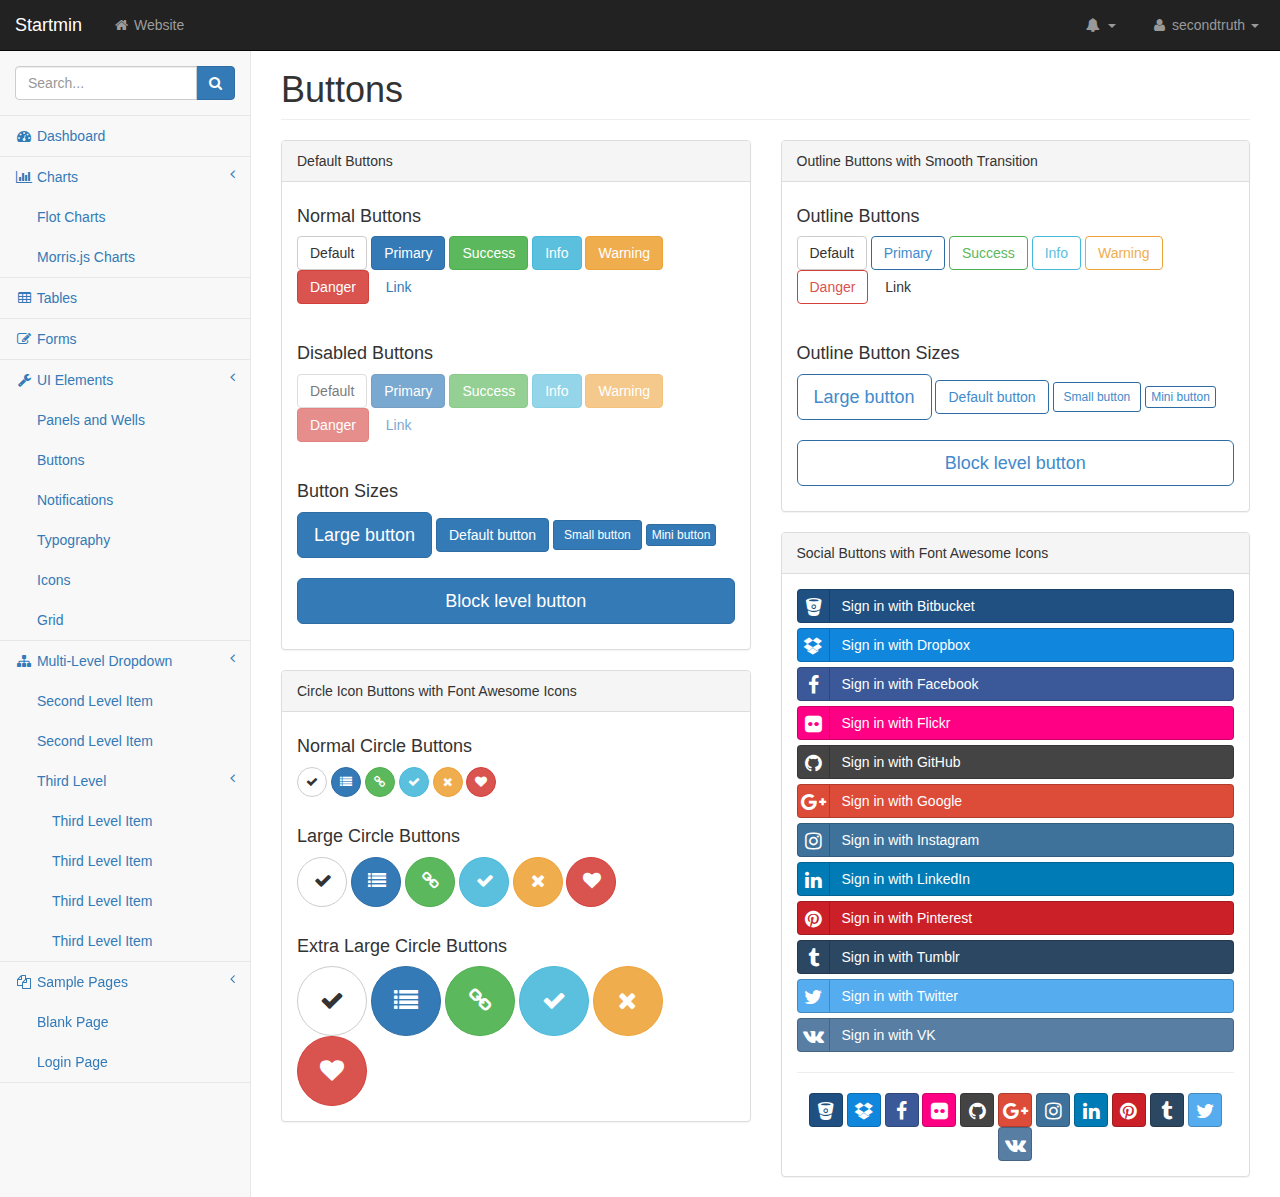
<file: pages/buttons.html>
<!DOCTYPE html>
<html lang="en">
    <head>
        <meta charset="utf-8">
        <meta http-equiv="X-UA-Compatible" content="IE=edge">
        <meta name="viewport" content="width=device-width, initial-scale=1">
        <meta name="description" content="">
        <meta name="author" content="">

        <title>Startmin - Bootstrap Admin Theme</title>

        <!-- Bootstrap Core CSS -->
        <link href="../css/bootstrap.min.css" rel="stylesheet">

        <!-- MetisMenu CSS -->
        <link href="../css/metisMenu.min.css" rel="stylesheet">

        <!-- Social Buttons CSS -->
        <link href="../css/bootstrap-social.css" rel="stylesheet">

        <!-- Custom CSS -->
        <link href="../css/startmin.css" rel="stylesheet">

        <!-- Custom Fonts -->
        <link href="../css/font-awesome.min.css" rel="stylesheet" type="text/css">

        <!-- HTML5 Shim and Respond.js IE8 support of HTML5 elements and media queries -->
        <!-- WARNING: Respond.js doesn't work if you view the page via file:// -->
        <!--[if lt IE 9]>
        <script src="https://oss.maxcdn.com/libs/html5shiv/3.7.0/html5shiv.js"></script>
        <script src="https://oss.maxcdn.com/libs/respond.js/1.4.2/respond.min.js"></script>
        <![endif]-->
    </head>
    <body>

        <div id="wrapper">

            <!-- Navigation -->
            <nav class="navbar navbar-inverse navbar-fixed-top" role="navigation">
                <div class="navbar-header">
                    <a class="navbar-brand" href="index.html">Startmin</a>
                </div>

                <button type="button" class="navbar-toggle" data-toggle="collapse" data-target=".navbar-collapse">
                    <span class="sr-only">Toggle navigation</span>
                    <span class="icon-bar"></span>
                    <span class="icon-bar"></span>
                    <span class="icon-bar"></span>
                </button>

                <ul class="nav navbar-nav navbar-left navbar-top-links">
                    <li><a href="#"><i class="fa fa-home fa-fw"></i> Website</a></li>
                </ul>

                <ul class="nav navbar-right navbar-top-links">
                    <li class="dropdown navbar-inverse">
                        <a class="dropdown-toggle" data-toggle="dropdown" href="#">
                            <i class="fa fa-bell fa-fw"></i> <b class="caret"></b>
                        </a>
                        <ul class="dropdown-menu dropdown-alerts">
                            <li>
                                <a href="#">
                                    <div>
                                        <i class="fa fa-comment fa-fw"></i> New Comment
                                        <span class="pull-right text-muted small">4 minutes ago</span>
                                    </div>
                                </a>
                            </li>
                            <li>
                                <a href="#">
                                    <div>
                                        <i class="fa fa-twitter fa-fw"></i> 3 New Followers
                                        <span class="pull-right text-muted small">12 minutes ago</span>
                                    </div>
                                </a>
                            </li>
                            <li>
                                <a href="#">
                                    <div>
                                        <i class="fa fa-envelope fa-fw"></i> Message Sent
                                        <span class="pull-right text-muted small">4 minutes ago</span>
                                    </div>
                                </a>
                            </li>
                            <li>
                                <a href="#">
                                    <div>
                                        <i class="fa fa-tasks fa-fw"></i> New Task
                                        <span class="pull-right text-muted small">4 minutes ago</span>
                                    </div>
                                </a>
                            </li>
                            <li>
                                <a href="#">
                                    <div>
                                        <i class="fa fa-upload fa-fw"></i> Server Rebooted
                                        <span class="pull-right text-muted small">4 minutes ago</span>
                                    </div>
                                </a>
                            </li>
                            <li class="divider"></li>
                            <li>
                                <a class="text-center" href="#">
                                    <strong>See All Alerts</strong>
                                    <i class="fa fa-angle-right"></i>
                                </a>
                            </li>
                        </ul>
                    </li>
                    <li class="dropdown">
                        <a class="dropdown-toggle" data-toggle="dropdown" href="#">
                            <i class="fa fa-user fa-fw"></i> secondtruth <b class="caret"></b>
                        </a>
                        <ul class="dropdown-menu dropdown-user">
                            <li><a href="#"><i class="fa fa-user fa-fw"></i> User Profile</a>
                            </li>
                            <li><a href="#"><i class="fa fa-gear fa-fw"></i> Settings</a>
                            </li>
                            <li class="divider"></li>
                            <li><a href="login.html"><i class="fa fa-sign-out fa-fw"></i> Logout</a>
                            </li>
                        </ul>
                    </li>
                </ul>
                <!-- /.navbar-top-links -->

                <div class="navbar-default sidebar" role="navigation">
                    <div class="sidebar-nav navbar-collapse">
                        <ul class="nav" id="side-menu">
                            <li class="sidebar-search">
                                <div class="input-group custom-search-form">
                                    <input type="text" class="form-control" placeholder="Search...">
                                    <span class="input-group-btn">
                                        <button class="btn btn-primary" type="button">
                                            <i class="fa fa-search"></i>
                                        </button>
                                </span>
                                </div>
                                <!-- /input-group -->
                            </li>
                            <li>
                                <a href="index.html"><i class="fa fa-dashboard fa-fw"></i> Dashboard</a>
                            </li>
                            <li>
                                <a href="#"><i class="fa fa-bar-chart-o fa-fw"></i> Charts<span class="fa arrow"></span></a>
                                <ul class="nav nav-second-level">
                                    <li>
                                        <a href="flot.html">Flot Charts</a>
                                    </li>
                                    <li>
                                        <a href="morris.html">Morris.js Charts</a>
                                    </li>
                                </ul>
                                <!-- /.nav-second-level -->
                            </li>
                            <li>
                                <a href="tables.html"><i class="fa fa-table fa-fw"></i> Tables</a>
                            </li>
                            <li>
                                <a href="forms.html"><i class="fa fa-edit fa-fw"></i> Forms</a>
                            </li>
                            <li>
                                <a href="#"><i class="fa fa-wrench fa-fw"></i> UI Elements<span class="fa arrow"></span></a>
                                <ul class="nav nav-second-level">
                                    <li>
                                        <a href="panels-wells.html">Panels and Wells</a>
                                    </li>
                                    <li>
                                        <a href="buttons.html">Buttons</a>
                                    </li>
                                    <li>
                                        <a href="notifications.html">Notifications</a>
                                    </li>
                                    <li>
                                        <a href="typography.html">Typography</a>
                                    </li>
                                    <li>
                                        <a href="icons.html"> Icons</a>
                                    </li>
                                    <li>
                                        <a href="grid.html">Grid</a>
                                    </li>
                                </ul>
                                <!-- /.nav-second-level -->
                            </li>
                            <li>
                                <a href="#"><i class="fa fa-sitemap fa-fw"></i> Multi-Level Dropdown<span class="fa arrow"></span></a>
                                <ul class="nav nav-second-level">
                                    <li>
                                        <a href="#">Second Level Item</a>
                                    </li>
                                    <li>
                                        <a href="#">Second Level Item</a>
                                    </li>
                                    <li>
                                        <a href="#">Third Level <span class="fa arrow"></span></a>
                                        <ul class="nav nav-third-level">
                                            <li>
                                                <a href="#">Third Level Item</a>
                                            </li>
                                            <li>
                                                <a href="#">Third Level Item</a>
                                            </li>
                                            <li>
                                                <a href="#">Third Level Item</a>
                                            </li>
                                            <li>
                                                <a href="#">Third Level Item</a>
                                            </li>
                                        </ul>
                                        <!-- /.nav-third-level -->
                                    </li>
                                </ul>
                                <!-- /.nav-second-level -->
                            </li>
                            <li>
                                <a href="#"><i class="fa fa-files-o fa-fw"></i> Sample Pages<span class="fa arrow"></span></a>
                                <ul class="nav nav-second-level">
                                    <li>
                                        <a href="blank.html">Blank Page</a>
                                    </li>
                                    <li>
                                        <a href="login.html">Login Page</a>
                                    </li>
                                </ul>
                                <!-- /.nav-second-level -->
                            </li>
                        </ul>
                    </div>
                    <!-- /.sidebar-collapse -->
                </div>
                <!-- /.navbar-static-side -->
            </nav>

            <!-- Page Content -->
            <div id="page-wrapper">
                <div class="row">
                    <div class="col-lg-12">
                        <h1 class="page-header">Buttons</h1>
                    </div>
                    <!-- /.col-lg-12 -->
                </div>
                <!-- /.row -->
                <div class="row">
                    <div class="col-lg-6">
                        <div class="panel panel-default">
                            <div class="panel-heading">
                                Default Buttons
                            </div>
                            <!-- /.panel-heading -->
                            <div class="panel-body">
                                <h4>Normal Buttons</h4>
                                <p>
                                    <button type="button" class="btn btn-default">Default</button>
                                    <button type="button" class="btn btn-primary">Primary</button>
                                    <button type="button" class="btn btn-success">Success</button>
                                    <button type="button" class="btn btn-info">Info</button>
                                    <button type="button" class="btn btn-warning">Warning</button>
                                    <button type="button" class="btn btn-danger">Danger</button>
                                    <button type="button" class="btn btn-link">Link</button>
                                </p>
                                <br>
                                <h4>Disabled Buttons</h4>
                                <p>
                                    <button type="button" class="btn btn-default disabled">Default</button>
                                    <button type="button" class="btn btn-primary disabled">Primary</button>
                                    <button type="button" class="btn btn-success disabled">Success</button>
                                    <button type="button" class="btn btn-info disabled">Info</button>
                                    <button type="button" class="btn btn-warning disabled">Warning</button>
                                    <button type="button" class="btn btn-danger disabled">Danger</button>
                                    <button type="button" class="btn btn-link disabled">Link</button>
                                </p>
                                <br>
                                <h4>Button Sizes</h4>
                                <p>
                                    <button type="button" class="btn btn-primary btn-lg">Large button</button>
                                    <button type="button" class="btn btn-primary">Default button</button>
                                    <button type="button" class="btn btn-primary btn-sm">Small button</button>
                                    <button type="button" class="btn btn-primary btn-xs">Mini button</button>
                                    <br>
                                    <br>
                                    <button type="button" class="btn btn-primary btn-lg btn-block">Block level button</button>
                                </p>
                            </div>
                            <!-- /.panel-body -->
                        </div>
                        <!-- /.panel -->
                        <div class="panel panel-default">
                            <div class="panel-heading">
                                Circle Icon Buttons with Font Awesome Icons
                            </div>
                            <!-- /.panel-heading -->
                            <div class="panel-body">
                                <h4>Normal Circle Buttons</h4>
                                <button type="button" class="btn btn-default btn-circle"><i class="fa fa-check"></i></button>
                                <button type="button" class="btn btn-primary btn-circle"><i class="fa fa-list"></i></button>
                                <button type="button" class="btn btn-success btn-circle"><i class="fa fa-link"></i></button>
                                <button type="button" class="btn btn-info btn-circle"><i class="fa fa-check"></i></button>
                                <button type="button" class="btn btn-warning btn-circle"><i class="fa fa-times"></i></button>
                                <button type="button" class="btn btn-danger btn-circle"><i class="fa fa-heart"></i></button>
                                <br><br>
                                <h4>Large Circle Buttons</h4>
                                <button type="button" class="btn btn-default btn-circle btn-lg"><i class="fa fa-check"></i></button>
                                <button type="button" class="btn btn-primary btn-circle btn-lg"><i class="fa fa-list"></i></button>
                                <button type="button" class="btn btn-success btn-circle btn-lg"><i class="fa fa-link"></i></button>
                                <button type="button" class="btn btn-info btn-circle btn-lg"><i class="fa fa-check"></i></button>
                                <button type="button" class="btn btn-warning btn-circle btn-lg"><i class="fa fa-times"></i></button>
                                <button type="button" class="btn btn-danger btn-circle btn-lg"><i class="fa fa-heart"></i></button>
                                <br><br>
                                <h4>Extra Large Circle Buttons</h4>
                                <button type="button" class="btn btn-default btn-circle btn-xl"><i class="fa fa-check"></i></button>
                                <button type="button" class="btn btn-primary btn-circle btn-xl"><i class="fa fa-list"></i></button>
                                <button type="button" class="btn btn-success btn-circle btn-xl"><i class="fa fa-link"></i></button>
                                <button type="button" class="btn btn-info btn-circle btn-xl"><i class="fa fa-check"></i></button>
                                <button type="button" class="btn btn-warning btn-circle btn-xl"><i class="fa fa-times"></i></button>
                                <button type="button" class="btn btn-danger btn-circle btn-xl"><i class="fa fa-heart"></i></button>
                            </div>
                            <!-- /.panel-body -->
                        </div>
                        <!-- /.panel -->
                    </div>
                    <!-- /.col-lg-6 -->
                    <div class="col-lg-6">
                        <div class="panel panel-default">
                            <div class="panel-heading">
                                Outline Buttons with Smooth Transition
                            </div>
                            <!-- /.panel-heading -->
                            <div class="panel-body">
                                <h4>Outline Buttons</h4>
                                <p>
                                    <button type="button" class="btn btn-outline btn-default">Default</button>
                                    <button type="button" class="btn btn-outline btn-primary">Primary</button>
                                    <button type="button" class="btn btn-outline btn-success">Success</button>
                                    <button type="button" class="btn btn-outline btn-info">Info</button>
                                    <button type="button" class="btn btn-outline btn-warning">Warning</button>
                                    <button type="button" class="btn btn-outline btn-danger">Danger</button>
                                    <button type="button" class="btn btn-outline btn-link">Link</button>
                                </p>
                                <br>
                                <h4>Outline Button Sizes</h4>
                                <p>
                                    <button type="button" class="btn btn-outline btn-primary btn-lg">Large button</button>
                                    <button type="button" class="btn btn-outline btn-primary">Default button</button>
                                    <button type="button" class="btn btn-outline btn-primary btn-sm">Small button</button>
                                    <button type="button" class="btn btn-outline btn-primary btn-xs">Mini button</button>
                                    <br>
                                    <br>
                                    <button type="button" class="btn btn-outline btn-primary btn-lg btn-block">Block level button</button>
                                </p>
                            </div>
                            <!-- /.panel-body -->
                        </div>
                        <!-- /.panel -->
                        <div class="panel panel-default">
                            <div class="panel-heading">
                                Social Buttons with Font Awesome Icons
                            </div>
                            <!-- /.panel-heading -->
                            <div class="panel-body">
                                <a class="btn btn-block btn-social btn-bitbucket">
                                    <i class="fa fa-bitbucket"></i> Sign in with Bitbucket
                                </a>
                                <a class="btn btn-block btn-social btn-dropbox">
                                    <i class="fa fa-dropbox"></i> Sign in with Dropbox
                                </a>
                                <a class="btn btn-block btn-social btn-facebook">
                                    <i class="fa fa-facebook"></i> Sign in with Facebook
                                </a>
                                <a class="btn btn-block btn-social btn-flickr">
                                    <i class="fa fa-flickr"></i> Sign in with Flickr
                                </a>
                                <a class="btn btn-block btn-social btn-github">
                                    <i class="fa fa-github"></i> Sign in with GitHub
                                </a>
                                <a class="btn btn-block btn-social btn-google-plus">
                                    <i class="fa fa-google-plus"></i> Sign in with Google
                                </a>
                                <a class="btn btn-block btn-social btn-instagram">
                                    <i class="fa fa-instagram"></i> Sign in with Instagram
                                </a>
                                <a class="btn btn-block btn-social btn-linkedin">
                                    <i class="fa fa-linkedin"></i> Sign in with LinkedIn
                                </a>
                                <a class="btn btn-block btn-social btn-pinterest">
                                    <i class="fa fa-pinterest"></i> Sign in with Pinterest
                                </a>
                                <a class="btn btn-block btn-social btn-tumblr">
                                    <i class="fa fa-tumblr"></i> Sign in with Tumblr
                                </a>
                                <a class="btn btn-block btn-social btn-twitter">
                                    <i class="fa fa-twitter"></i> Sign in with Twitter
                                </a>
                                <a class="btn btn-block btn-social btn-vk">
                                    <i class="fa fa-vk"></i> Sign in with VK
                                </a>

                                <hr>

                                <div class="text-center">
                                    <a class="btn btn-social-icon btn-bitbucket"><i class="fa fa-bitbucket"></i></a>
                                    <a class="btn btn-social-icon btn-dropbox"><i class="fa fa-dropbox"></i></a>
                                    <a class="btn btn-social-icon btn-facebook"><i class="fa fa-facebook"></i></a>
                                    <a class="btn btn-social-icon btn-flickr"><i class="fa fa-flickr"></i></a>
                                    <a class="btn btn-social-icon btn-github"><i class="fa fa-github"></i></a>
                                    <a class="btn btn-social-icon btn-google-plus"><i class="fa fa-google-plus"></i></a>
                                    <a class="btn btn-social-icon btn-instagram"><i class="fa fa-instagram"></i></a>
                                    <a class="btn btn-social-icon btn-linkedin"><i class="fa fa-linkedin"></i></a>
                                    <a class="btn btn-social-icon btn-pinterest"><i class="fa fa-pinterest"></i></a>
                                    <a class="btn btn-social-icon btn-tumblr"><i class="fa fa-tumblr"></i></a>
                                    <a class="btn btn-social-icon btn-twitter"><i class="fa fa-twitter"></i></a>
                                    <a class="btn btn-social-icon btn-vk"><i class="fa fa-vk"></i></a>
                                </div>
                            </div>
                            <!-- /.panel-body -->
                        </div>
                        <!-- /.panel -->
                    </div>
                    <!-- /.col-lg-6 -->
                </div>
                <!-- /.row -->
            </div>
            <!-- /#page-wrapper -->

        </div>
        <!-- /#wrapper -->

        <!-- jQuery -->
        <script src="../js/jquery.min.js"></script>

        <!-- Bootstrap Core JavaScript -->
        <script src="../js/bootstrap.min.js"></script>

        <!-- Metis Menu Plugin JavaScript -->
        <script src="../js/metisMenu.min.js"></script>

        <!-- Custom Theme JavaScript -->
        <script src="../js/startmin.js"></script>

    </body>
</html>
</file>
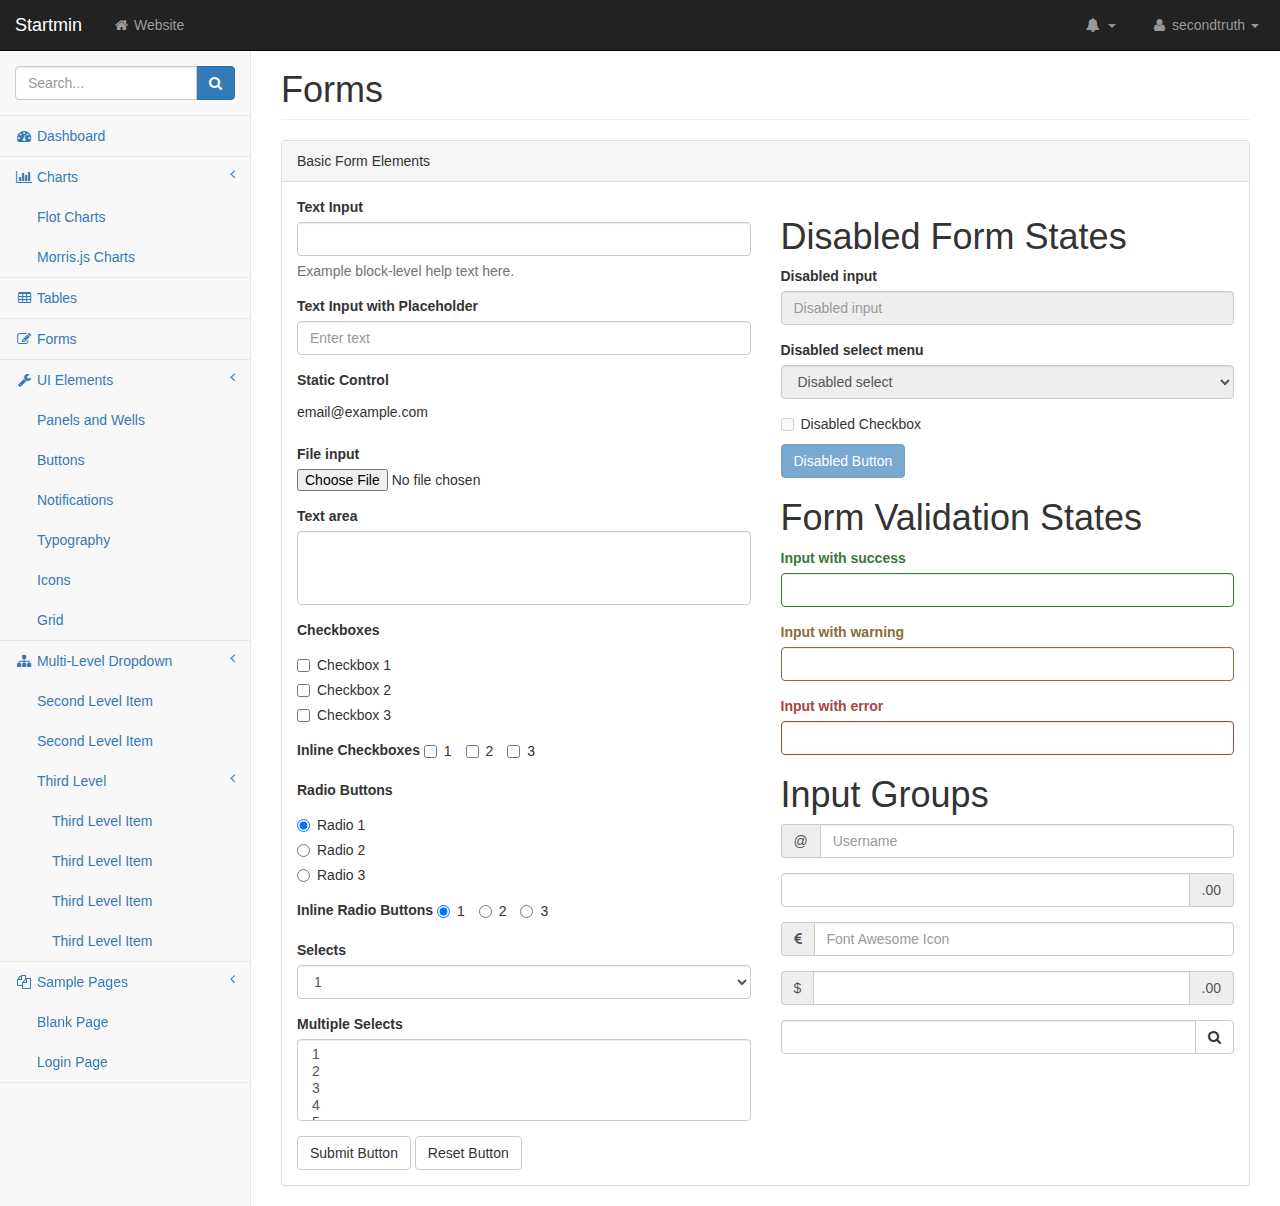
<file: pages/forms.html>
<!DOCTYPE html>
<html lang="en">
    <head>
        <meta charset="utf-8">
        <meta http-equiv="X-UA-Compatible" content="IE=edge">
        <meta name="viewport" content="width=device-width, initial-scale=1">
        <meta name="description" content="">
        <meta name="author" content="">

        <title>Startmin - Bootstrap Admin Theme</title>

        <!-- Bootstrap Core CSS -->
        <link href="../css/bootstrap.min.css" rel="stylesheet">

        <!-- MetisMenu CSS -->
        <link href="../css/metisMenu.min.css" rel="stylesheet">

        <!-- Custom CSS -->
        <link href="../css/startmin.css" rel="stylesheet">

        <!-- Custom Fonts -->
        <link href="../css/font-awesome.min.css" rel="stylesheet" type="text/css">

        <!-- HTML5 Shim and Respond.js IE8 support of HTML5 elements and media queries -->
        <!-- WARNING: Respond.js doesn't work if you view the page via file:// -->
        <!--[if lt IE 9]>
        <script src="https://oss.maxcdn.com/libs/html5shiv/3.7.0/html5shiv.js"></script>
        <script src="https://oss.maxcdn.com/libs/respond.js/1.4.2/respond.min.js"></script>
        <![endif]-->
    </head>
    <body>

        <div id="wrapper">

            <!-- Navigation -->
            <nav class="navbar navbar-inverse navbar-fixed-top" role="navigation">
                <div class="navbar-header">
                    <a class="navbar-brand" href="index.html">Startmin</a>
                </div>

                <button type="button" class="navbar-toggle" data-toggle="collapse" data-target=".navbar-collapse">
                    <span class="sr-only">Toggle navigation</span>
                    <span class="icon-bar"></span>
                    <span class="icon-bar"></span>
                    <span class="icon-bar"></span>
                </button>

                <ul class="nav navbar-nav navbar-left navbar-top-links">
                    <li><a href="#"><i class="fa fa-home fa-fw"></i> Website</a></li>
                </ul>

                <ul class="nav navbar-right navbar-top-links">
                    <li class="dropdown navbar-inverse">
                        <a class="dropdown-toggle" data-toggle="dropdown" href="#">
                            <i class="fa fa-bell fa-fw"></i> <b class="caret"></b>
                        </a>
                        <ul class="dropdown-menu dropdown-alerts">
                            <li>
                                <a href="#">
                                    <div>
                                        <i class="fa fa-comment fa-fw"></i> New Comment
                                        <span class="pull-right text-muted small">4 minutes ago</span>
                                    </div>
                                </a>
                            </li>
                            <li>
                                <a href="#">
                                    <div>
                                        <i class="fa fa-twitter fa-fw"></i> 3 New Followers
                                        <span class="pull-right text-muted small">12 minutes ago</span>
                                    </div>
                                </a>
                            </li>
                            <li>
                                <a href="#">
                                    <div>
                                        <i class="fa fa-envelope fa-fw"></i> Message Sent
                                        <span class="pull-right text-muted small">4 minutes ago</span>
                                    </div>
                                </a>
                            </li>
                            <li>
                                <a href="#">
                                    <div>
                                        <i class="fa fa-tasks fa-fw"></i> New Task
                                        <span class="pull-right text-muted small">4 minutes ago</span>
                                    </div>
                                </a>
                            </li>
                            <li>
                                <a href="#">
                                    <div>
                                        <i class="fa fa-upload fa-fw"></i> Server Rebooted
                                        <span class="pull-right text-muted small">4 minutes ago</span>
                                    </div>
                                </a>
                            </li>
                            <li class="divider"></li>
                            <li>
                                <a class="text-center" href="#">
                                    <strong>See All Alerts</strong>
                                    <i class="fa fa-angle-right"></i>
                                </a>
                            </li>
                        </ul>
                    </li>
                    <li class="dropdown">
                        <a class="dropdown-toggle" data-toggle="dropdown" href="#">
                            <i class="fa fa-user fa-fw"></i> secondtruth <b class="caret"></b>
                        </a>
                        <ul class="dropdown-menu dropdown-user">
                            <li><a href="#"><i class="fa fa-user fa-fw"></i> User Profile</a>
                            </li>
                            <li><a href="#"><i class="fa fa-gear fa-fw"></i> Settings</a>
                            </li>
                            <li class="divider"></li>
                            <li><a href="login.html"><i class="fa fa-sign-out fa-fw"></i> Logout</a>
                            </li>
                        </ul>
                    </li>
                </ul>
                <!-- /.navbar-top-links -->

                <div class="navbar-default sidebar" role="navigation">
                    <div class="sidebar-nav navbar-collapse">
                        <ul class="nav" id="side-menu">
                            <li class="sidebar-search">
                                <div class="input-group custom-search-form">
                                    <input type="text" class="form-control" placeholder="Search...">
                                    <span class="input-group-btn">
                                        <button class="btn btn-primary" type="button">
                                            <i class="fa fa-search"></i>
                                        </button>
                                </span>
                                </div>
                                <!-- /input-group -->
                            </li>
                            <li>
                                <a href="index.html"><i class="fa fa-dashboard fa-fw"></i> Dashboard</a>
                            </li>
                            <li>
                                <a href="#"><i class="fa fa-bar-chart-o fa-fw"></i> Charts<span class="fa arrow"></span></a>
                                <ul class="nav nav-second-level">
                                    <li>
                                        <a href="flot.html">Flot Charts</a>
                                    </li>
                                    <li>
                                        <a href="morris.html">Morris.js Charts</a>
                                    </li>
                                </ul>
                                <!-- /.nav-second-level -->
                            </li>
                            <li>
                                <a href="tables.html"><i class="fa fa-table fa-fw"></i> Tables</a>
                            </li>
                            <li>
                                <a href="forms.html"><i class="fa fa-edit fa-fw"></i> Forms</a>
                            </li>
                            <li>
                                <a href="#"><i class="fa fa-wrench fa-fw"></i> UI Elements<span class="fa arrow"></span></a>
                                <ul class="nav nav-second-level">
                                    <li>
                                        <a href="panels-wells.html">Panels and Wells</a>
                                    </li>
                                    <li>
                                        <a href="buttons.html">Buttons</a>
                                    </li>
                                    <li>
                                        <a href="notifications.html">Notifications</a>
                                    </li>
                                    <li>
                                        <a href="typography.html">Typography</a>
                                    </li>
                                    <li>
                                        <a href="icons.html"> Icons</a>
                                    </li>
                                    <li>
                                        <a href="grid.html">Grid</a>
                                    </li>
                                </ul>
                                <!-- /.nav-second-level -->
                            </li>
                            <li>
                                <a href="#"><i class="fa fa-sitemap fa-fw"></i> Multi-Level Dropdown<span class="fa arrow"></span></a>
                                <ul class="nav nav-second-level">
                                    <li>
                                        <a href="#">Second Level Item</a>
                                    </li>
                                    <li>
                                        <a href="#">Second Level Item</a>
                                    </li>
                                    <li>
                                        <a href="#">Third Level <span class="fa arrow"></span></a>
                                        <ul class="nav nav-third-level">
                                            <li>
                                                <a href="#">Third Level Item</a>
                                            </li>
                                            <li>
                                                <a href="#">Third Level Item</a>
                                            </li>
                                            <li>
                                                <a href="#">Third Level Item</a>
                                            </li>
                                            <li>
                                                <a href="#">Third Level Item</a>
                                            </li>
                                        </ul>
                                        <!-- /.nav-third-level -->
                                    </li>
                                </ul>
                                <!-- /.nav-second-level -->
                            </li>
                            <li>
                                <a href="#"><i class="fa fa-files-o fa-fw"></i> Sample Pages<span class="fa arrow"></span></a>
                                <ul class="nav nav-second-level">
                                    <li>
                                        <a href="blank.html">Blank Page</a>
                                    </li>
                                    <li>
                                        <a href="login.html">Login Page</a>
                                    </li>
                                </ul>
                                <!-- /.nav-second-level -->
                            </li>
                        </ul>
                    </div>
                    <!-- /.sidebar-collapse -->
                </div>
                <!-- /.navbar-static-side -->
            </nav>

            <div id="page-wrapper">
                <div class="row">
                    <div class="col-lg-12">
                        <h1 class="page-header">Forms</h1>
                    </div>
                    <!-- /.col-lg-12 -->
                </div>
                <!-- /.row -->
                <div class="row">
                    <div class="col-lg-12">
                        <div class="panel panel-default">
                            <div class="panel-heading">
                                Basic Form Elements
                            </div>
                            <div class="panel-body">
                                <div class="row">
                                    <div class="col-lg-6">
                                        <form role="form">
                                            <div class="form-group">
                                                <label>Text Input</label>
                                                <input class="form-control">
                                                <p class="help-block">Example block-level help text here.</p>
                                            </div>
                                            <div class="form-group">
                                                <label>Text Input with Placeholder</label>
                                                <input class="form-control" placeholder="Enter text">
                                            </div>
                                            <div class="form-group">
                                                <label>Static Control</label>
                                                <p class="form-control-static">email@example.com</p>
                                            </div>
                                            <div class="form-group">
                                                <label>File input</label>
                                                <input type="file">
                                            </div>
                                            <div class="form-group">
                                                <label>Text area</label>
                                                <textarea class="form-control" rows="3"></textarea>
                                            </div>
                                            <div class="form-group">
                                                <label>Checkboxes</label>
                                                <div class="checkbox">
                                                    <label>
                                                        <input type="checkbox" value="">Checkbox 1
                                                    </label>
                                                </div>
                                                <div class="checkbox">
                                                    <label>
                                                        <input type="checkbox" value="">Checkbox 2
                                                    </label>
                                                </div>
                                                <div class="checkbox">
                                                    <label>
                                                        <input type="checkbox" value="">Checkbox 3
                                                    </label>
                                                </div>
                                            </div>
                                            <div class="form-group">
                                                <label>Inline Checkboxes</label>
                                                <label class="checkbox-inline">
                                                    <input type="checkbox">1
                                                </label>
                                                <label class="checkbox-inline">
                                                    <input type="checkbox">2
                                                </label>
                                                <label class="checkbox-inline">
                                                    <input type="checkbox">3
                                                </label>
                                            </div>
                                            <div class="form-group">
                                                <label>Radio Buttons</label>
                                                <div class="radio">
                                                    <label>
                                                        <input type="radio" name="optionsRadios" id="optionsRadios1" value="option1" checked>Radio 1
                                                    </label>
                                                </div>
                                                <div class="radio">
                                                    <label>
                                                        <input type="radio" name="optionsRadios" id="optionsRadios2" value="option2">Radio 2
                                                    </label>
                                                </div>
                                                <div class="radio">
                                                    <label>
                                                        <input type="radio" name="optionsRadios" id="optionsRadios3" value="option3">Radio 3
                                                    </label>
                                                </div>
                                            </div>
                                            <div class="form-group">
                                                <label>Inline Radio Buttons</label>
                                                <label class="radio-inline">
                                                    <input type="radio" name="optionsRadiosInline" id="optionsRadiosInline1" value="option1" checked>1
                                                </label>
                                                <label class="radio-inline">
                                                    <input type="radio" name="optionsRadiosInline" id="optionsRadiosInline2" value="option2">2
                                                </label>
                                                <label class="radio-inline">
                                                    <input type="radio" name="optionsRadiosInline" id="optionsRadiosInline3" value="option3">3
                                                </label>
                                            </div>
                                            <div class="form-group">
                                                <label>Selects</label>
                                                <select class="form-control">
                                                    <option>1</option>
                                                    <option>2</option>
                                                    <option>3</option>
                                                    <option>4</option>
                                                    <option>5</option>
                                                </select>
                                            </div>
                                            <div class="form-group">
                                                <label>Multiple Selects</label>
                                                <select multiple class="form-control">
                                                    <option>1</option>
                                                    <option>2</option>
                                                    <option>3</option>
                                                    <option>4</option>
                                                    <option>5</option>
                                                </select>
                                            </div>
                                            <button type="submit" class="btn btn-default">Submit Button</button>
                                            <button type="reset" class="btn btn-default">Reset Button</button>
                                        </form>
                                    </div>
                                    <!-- /.col-lg-6 (nested) -->
                                    <div class="col-lg-6">
                                        <h1>Disabled Form States</h1>
                                        <form role="form">
                                            <fieldset disabled>
                                                <div class="form-group">
                                                    <label for="disabledSelect">Disabled input</label>
                                                    <input class="form-control" id="disabledInput" type="text" placeholder="Disabled input" disabled>
                                                </div>
                                                <div class="form-group">
                                                    <label for="disabledSelect">Disabled select menu</label>
                                                    <select id="disabledSelect" class="form-control">
                                                        <option>Disabled select</option>
                                                    </select>
                                                </div>
                                                <div class="checkbox">
                                                    <label>
                                                        <input type="checkbox">Disabled Checkbox
                                                    </label>
                                                </div>
                                                <button type="submit" class="btn btn-primary">Disabled Button</button>
                                            </fieldset>
                                        </form>
                                        <h1>Form Validation States</h1>
                                        <form role="form">
                                            <div class="form-group has-success">
                                                <label class="control-label" for="inputSuccess">Input with success</label>
                                                <input type="text" class="form-control" id="inputSuccess">
                                            </div>
                                            <div class="form-group has-warning">
                                                <label class="control-label" for="inputWarning">Input with warning</label>
                                                <input type="text" class="form-control" id="inputWarning">
                                            </div>
                                            <div class="form-group has-error">
                                                <label class="control-label" for="inputError">Input with error</label>
                                                <input type="text" class="form-control" id="inputError">
                                            </div>
                                        </form>
                                        <h1>Input Groups</h1>
                                        <form role="form">
                                            <div class="form-group input-group">
                                                <span class="input-group-addon">@</span>
                                                <input type="text" class="form-control" placeholder="Username">
                                            </div>
                                            <div class="form-group input-group">
                                                <input type="text" class="form-control">
                                                <span class="input-group-addon">.00</span>
                                            </div>
                                            <div class="form-group input-group">
                                                <span class="input-group-addon"><i class="fa fa-eur"></i>
                                                </span>
                                                <input type="text" class="form-control" placeholder="Font Awesome Icon">
                                            </div>
                                            <div class="form-group input-group">
                                                <span class="input-group-addon">$</span>
                                                <input type="text" class="form-control">
                                                <span class="input-group-addon">.00</span>
                                            </div>
                                            <div class="form-group input-group">
                                                <input type="text" class="form-control">
                                                <span class="input-group-btn">
                                                    <button class="btn btn-default" type="button"><i class="fa fa-search"></i>
                                                    </button>
                                                </span>
                                            </div>
                                        </form>
                                    </div>
                                    <!-- /.col-lg-6 (nested) -->
                                </div>
                                <!-- /.row (nested) -->
                            </div>
                            <!-- /.panel-body -->
                        </div>
                        <!-- /.panel -->
                    </div>
                    <!-- /.col-lg-12 -->
                </div>
                <!-- /.row -->
            </div>
            <!-- /#page-wrapper -->

        </div>
        <!-- /#wrapper -->

        <!-- jQuery -->
        <script src="../js/jquery.min.js"></script>

        <!-- Bootstrap Core JavaScript -->
        <script src="../js/bootstrap.min.js"></script>

        <!-- Metis Menu Plugin JavaScript -->
        <script src="../js/metisMenu.min.js"></script>

        <!-- Custom Theme JavaScript -->
        <script src="../js/startmin.js"></script>

    </body>
</html>
</file>
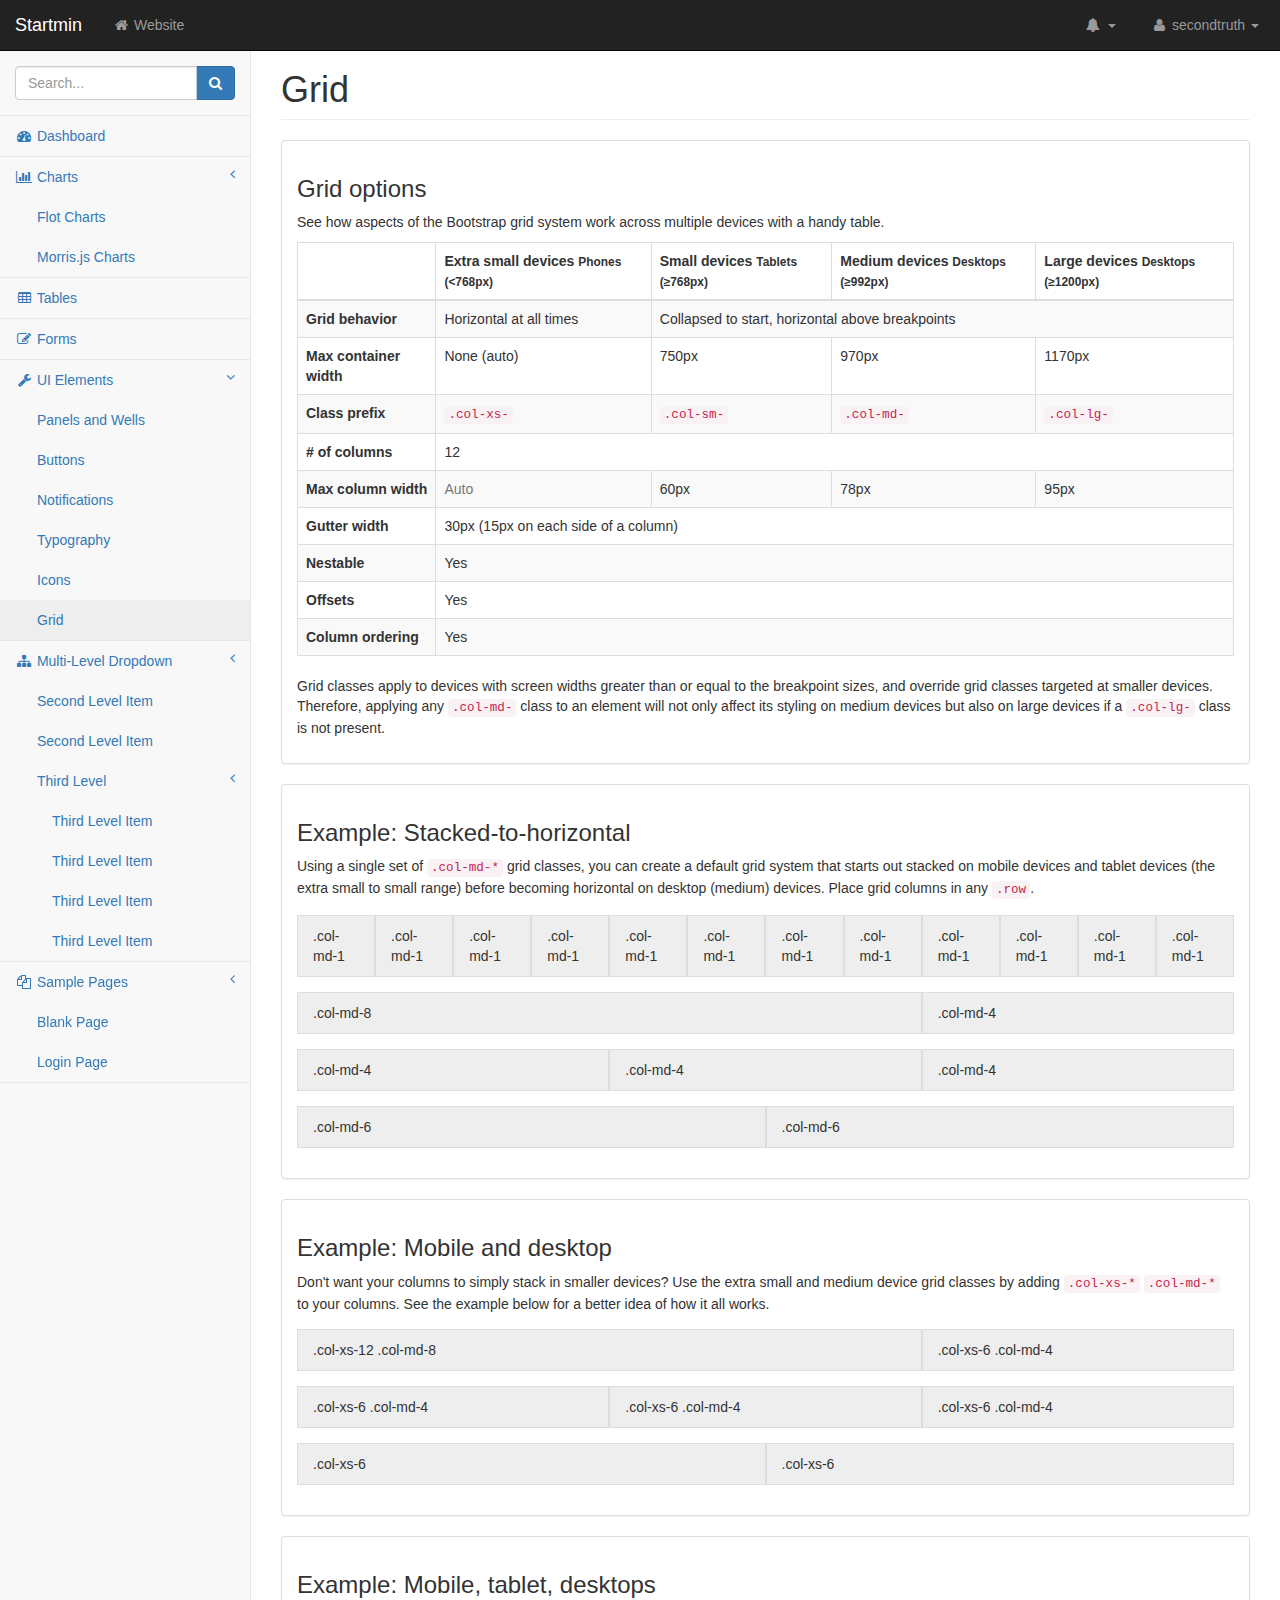
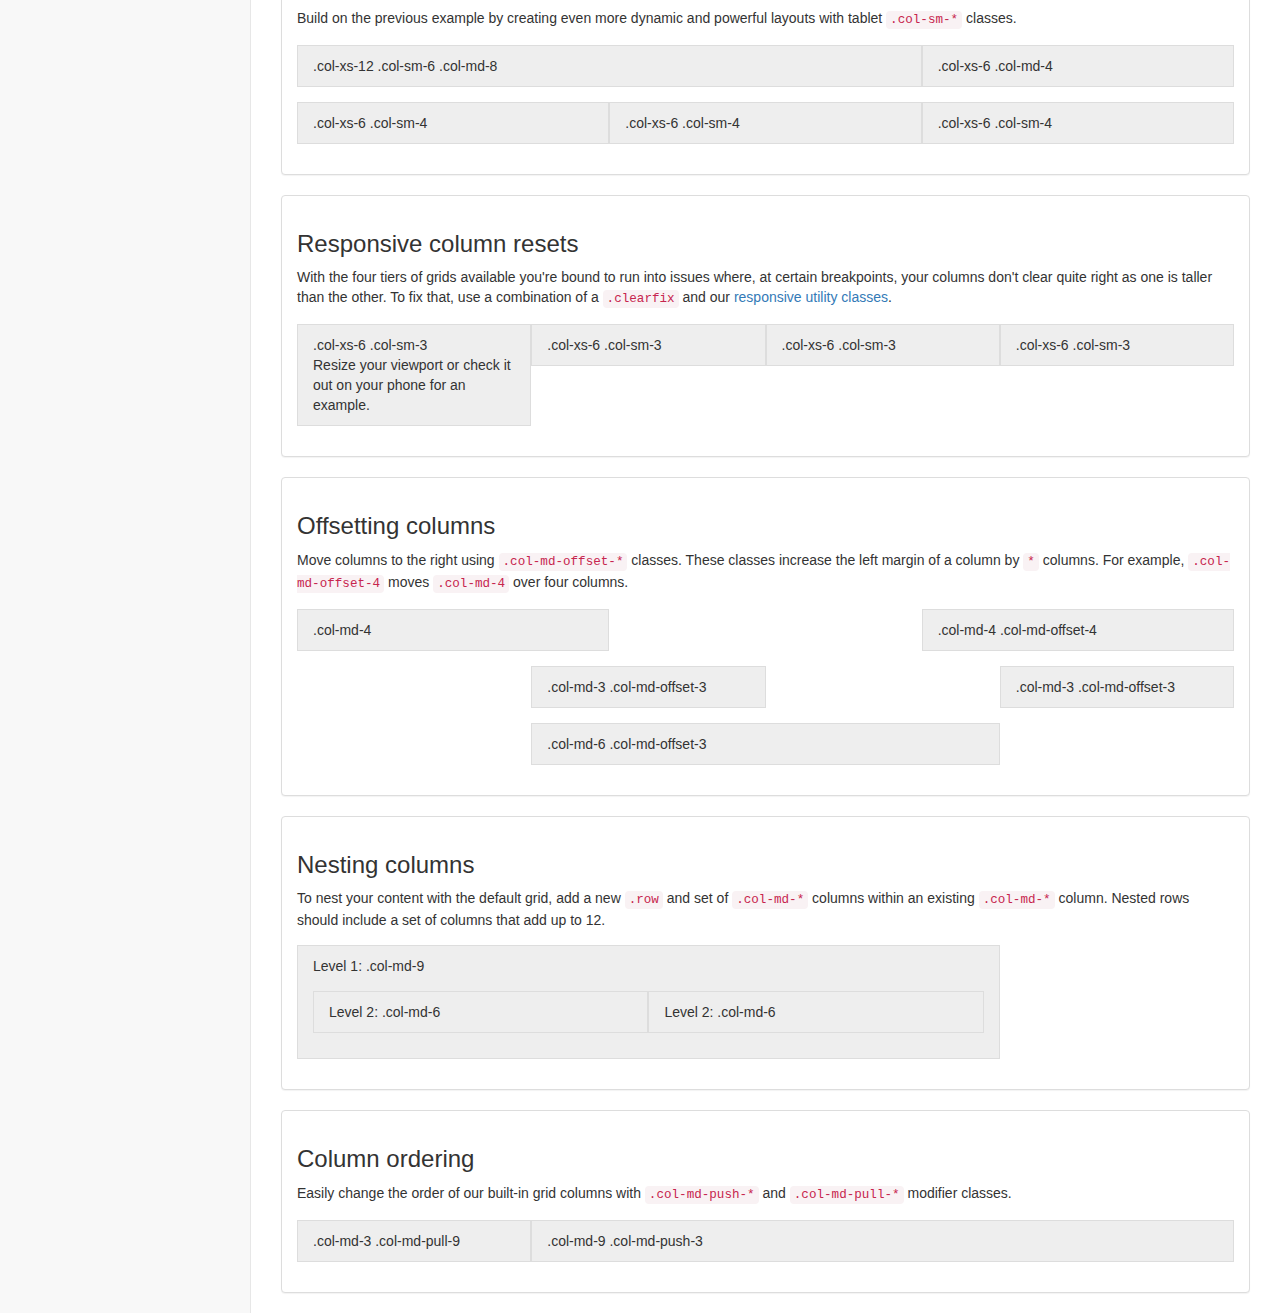
<file: pages/grid.html>
<!DOCTYPE html>
<html lang="en">
    <head>
        <meta charset="utf-8">
        <meta http-equiv="X-UA-Compatible" content="IE=edge">
        <meta name="viewport" content="width=device-width, initial-scale=1">
        <meta name="description" content="">
        <meta name="author" content="">

        <title>Startmin - Bootstrap Admin Theme</title>

        <!-- Bootstrap Core CSS -->
        <link href="../css/bootstrap.min.css" rel="stylesheet">

        <!-- MetisMenu CSS -->
        <link href="../css/metisMenu.min.css" rel="stylesheet">

        <!-- Custom CSS -->
        <link href="../css/startmin.css" rel="stylesheet">

        <!-- Custom Fonts -->
        <link href="../css/font-awesome.min.css" rel="stylesheet" type="text/css">

        <!-- HTML5 Shim and Respond.js IE8 support of HTML5 elements and media queries -->
        <!-- WARNING: Respond.js doesn't work if you view the page via file:// -->
        <!--[if lt IE 9]>
        <script src="https://oss.maxcdn.com/libs/html5shiv/3.7.0/html5shiv.js"></script>
        <script src="https://oss.maxcdn.com/libs/respond.js/1.4.2/respond.min.js"></script>
        <![endif]-->
    </head>
    <body>

        <div id="wrapper">

            <!-- Navigation -->
            <nav class="navbar navbar-inverse navbar-fixed-top" role="navigation">
                <div class="navbar-header">
                    <a class="navbar-brand" href="index.html">Startmin</a>
                </div>

                <button type="button" class="navbar-toggle" data-toggle="collapse" data-target=".navbar-collapse">
                    <span class="sr-only">Toggle navigation</span>
                    <span class="icon-bar"></span>
                    <span class="icon-bar"></span>
                    <span class="icon-bar"></span>
                </button>

                <ul class="nav navbar-nav navbar-left navbar-top-links">
                    <li><a href="#"><i class="fa fa-home fa-fw"></i> Website</a></li>
                </ul>

                <ul class="nav navbar-right navbar-top-links">
                    <li class="dropdown navbar-inverse">
                        <a class="dropdown-toggle" data-toggle="dropdown" href="#">
                            <i class="fa fa-bell fa-fw"></i> <b class="caret"></b>
                        </a>
                        <ul class="dropdown-menu dropdown-alerts">
                            <li>
                                <a href="#">
                                    <div>
                                        <i class="fa fa-comment fa-fw"></i> New Comment
                                        <span class="pull-right text-muted small">4 minutes ago</span>
                                    </div>
                                </a>
                            </li>
                            <li>
                                <a href="#">
                                    <div>
                                        <i class="fa fa-twitter fa-fw"></i> 3 New Followers
                                        <span class="pull-right text-muted small">12 minutes ago</span>
                                    </div>
                                </a>
                            </li>
                            <li>
                                <a href="#">
                                    <div>
                                        <i class="fa fa-envelope fa-fw"></i> Message Sent
                                        <span class="pull-right text-muted small">4 minutes ago</span>
                                    </div>
                                </a>
                            </li>
                            <li>
                                <a href="#">
                                    <div>
                                        <i class="fa fa-tasks fa-fw"></i> New Task
                                        <span class="pull-right text-muted small">4 minutes ago</span>
                                    </div>
                                </a>
                            </li>
                            <li>
                                <a href="#">
                                    <div>
                                        <i class="fa fa-upload fa-fw"></i> Server Rebooted
                                        <span class="pull-right text-muted small">4 minutes ago</span>
                                    </div>
                                </a>
                            </li>
                            <li class="divider"></li>
                            <li>
                                <a class="text-center" href="#">
                                    <strong>See All Alerts</strong>
                                    <i class="fa fa-angle-right"></i>
                                </a>
                            </li>
                        </ul>
                    </li>
                    <li class="dropdown">
                        <a class="dropdown-toggle" data-toggle="dropdown" href="#">
                            <i class="fa fa-user fa-fw"></i> secondtruth <b class="caret"></b>
                        </a>
                        <ul class="dropdown-menu dropdown-user">
                            <li><a href="#"><i class="fa fa-user fa-fw"></i> User Profile</a>
                            </li>
                            <li><a href="#"><i class="fa fa-gear fa-fw"></i> Settings</a>
                            </li>
                            <li class="divider"></li>
                            <li><a href="login.html"><i class="fa fa-sign-out fa-fw"></i> Logout</a>
                            </li>
                        </ul>
                    </li>
                </ul>
                <!-- /.navbar-top-links -->

                <div class="navbar-default sidebar" role="navigation">
                    <div class="sidebar-nav navbar-collapse">
                        <ul class="nav" id="side-menu">
                            <li class="sidebar-search">
                                <div class="input-group custom-search-form">
                                    <input type="text" class="form-control" placeholder="Search...">
                                    <span class="input-group-btn">
                                        <button class="btn btn-primary" type="button">
                                            <i class="fa fa-search"></i>
                                        </button>
                                </span>
                                </div>
                                <!-- /input-group -->
                            </li>
                            <li>
                                <a href="index.html"><i class="fa fa-dashboard fa-fw"></i> Dashboard</a>
                            </li>
                            <li>
                                <a href="#"><i class="fa fa-bar-chart-o fa-fw"></i> Charts<span class="fa arrow"></span></a>
                                <ul class="nav nav-second-level">
                                    <li>
                                        <a href="flot.html">Flot Charts</a>
                                    </li>
                                    <li>
                                        <a href="morris.html">Morris.js Charts</a>
                                    </li>
                                </ul>
                                <!-- /.nav-second-level -->
                            </li>
                            <li>
                                <a href="tables.html"><i class="fa fa-table fa-fw"></i> Tables</a>
                            </li>
                            <li>
                                <a href="forms.html"><i class="fa fa-edit fa-fw"></i> Forms</a>
                            </li>
                            <li class="active">
                                <a href="#"><i class="fa fa-wrench fa-fw"></i> UI Elements<span class="fa arrow"></span></a>
                                <ul class="nav nav-second-level">
                                    <li>
                                        <a href="panels-wells.html">Panels and Wells</a>
                                    </li>
                                    <li>
                                        <a href="buttons.html">Buttons</a>
                                    </li>
                                    <li>
                                        <a href="notifications.html">Notifications</a>
                                    </li>
                                    <li>
                                        <a href="typography.html">Typography</a>
                                    </li>
                                    <li>
                                        <a href="icons.html"> Icons</a>
                                    </li>
                                    <li>
                                        <a href="grid.html" class="active">Grid</a>
                                    </li>
                                </ul>
                                <!-- /.nav-second-level -->
                            </li>
                            <li>
                                <a href="#"><i class="fa fa-sitemap fa-fw"></i> Multi-Level Dropdown<span class="fa arrow"></span></a>
                                <ul class="nav nav-second-level">
                                    <li>
                                        <a href="#">Second Level Item</a>
                                    </li>
                                    <li>
                                        <a href="#">Second Level Item</a>
                                    </li>
                                    <li>
                                        <a href="#">Third Level <span class="fa arrow"></span></a>
                                        <ul class="nav nav-third-level">
                                            <li>
                                                <a href="#">Third Level Item</a>
                                            </li>
                                            <li>
                                                <a href="#">Third Level Item</a>
                                            </li>
                                            <li>
                                                <a href="#">Third Level Item</a>
                                            </li>
                                            <li>
                                                <a href="#">Third Level Item</a>
                                            </li>
                                        </ul>
                                        <!-- /.nav-third-level -->
                                    </li>
                                </ul>
                                <!-- /.nav-second-level -->
                            </li>
                            <li>
                                <a href="#"><i class="fa fa-files-o fa-fw"></i> Sample Pages<span class="fa arrow"></span></a>
                                <ul class="nav nav-second-level">
                                    <li>
                                        <a href="blank.html">Blank Page</a>
                                    </li>
                                    <li>
                                        <a href="login.html">Login Page</a>
                                    </li>
                                </ul>
                                <!-- /.nav-second-level -->
                            </li>
                        </ul>
                    </div>
                    <!-- /.sidebar-collapse -->
                </div>
                <!-- /.navbar-static-side -->
            </nav>

            <div id="page-wrapper">
                <div class="row">
                    <div class="col-lg-12">
                        <h1 class="page-header">Grid</h1>
                    </div>
                    <!-- /.col-lg-12 -->
                </div>
                <!-- /.row -->
                <div class="row">
                    <div class="col-lg-12">
                        <div class="panel panel-default">
                            <div class="panel-body">
                                <h3>Grid options</h3>
                                <p>See how aspects of the Bootstrap grid system work across multiple devices with a handy table.</p>
                                <div class="table-responsive">
                                    <table class="table table-bordered table-striped">
                                        <thead>
                                            <tr>
                                                <th></th>
                                                <th>
                                                    Extra small devices
                                                    <small>Phones (&lt;768px)</small>
                                                </th>
                                                <th>
                                                    Small devices
                                                    <small>Tablets (&ge;768px)</small>
                                                </th>
                                                <th>
                                                    Medium devices
                                                    <small>Desktops (&ge;992px)</small>
                                                </th>
                                                <th>
                                                    Large devices
                                                    <small>Desktops (&ge;1200px)</small>
                                                </th>
                                            </tr>
                                        </thead>
                                        <tbody>
                                            <tr>
                                                <th>Grid behavior</th>
                                                <td>Horizontal at all times</td>
                                                <td colspan="3">Collapsed to start, horizontal above breakpoints</td>
                                            </tr>
                                            <tr>
                                                <th>Max container width</th>
                                                <td>None (auto)</td>
                                                <td>750px</td>
                                                <td>970px</td>
                                                <td>1170px</td>
                                            </tr>
                                            <tr>
                                                <th>Class prefix</th>
                                                <td>
                                                    <code>.col-xs-</code>
                                                </td>
                                                <td>
                                                    <code>.col-sm-</code>
                                                </td>
                                                <td>
                                                    <code>.col-md-</code>
                                                </td>
                                                <td>
                                                    <code>.col-lg-</code>
                                                </td>
                                            </tr>
                                            <tr>
                                                <th># of columns</th>
                                                <td colspan="4">12</td>
                                            </tr>
                                            <tr>
                                                <th>Max column width</th>
                                                <td class="text-muted">Auto</td>
                                                <td>60px</td>
                                                <td>78px</td>
                                                <td>95px</td>
                                            </tr>
                                            <tr>
                                                <th>Gutter width</th>
                                                <td colspan="4">30px (15px on each side of a column)</td>
                                            </tr>
                                            <tr>
                                                <th>Nestable</th>
                                                <td colspan="4">Yes</td>
                                            </tr>
                                            <tr>
                                                <th>Offsets</th>
                                                <td colspan="4">Yes</td>
                                            </tr>
                                            <tr>
                                                <th>Column ordering</th>
                                                <td colspan="4">Yes</td>
                                            </tr>
                                        </tbody>
                                    </table>
                                </div>
                                <p>Grid classes apply to devices with screen widths greater than or equal to the breakpoint sizes, and override grid classes targeted at smaller devices. Therefore, applying any
                                    <code>.col-md-</code> class to an element will not only affect its styling on medium devices but also on large devices if a
                                    <code>.col-lg-</code> class is not present.</p>
                            </div>
                        </div>
                    </div>
                    <!-- /.col-lg-12 -->
                </div>
                <!-- /.row -->

                <div class="row">
                    <div class="col-lg-12">
                        <div class="panel panel-default">
                            <div class="panel-body">
                                <h3>Example: Stacked-to-horizontal</h3>
                                <p>Using a single set of
                                    <code>.col-md-*</code> grid classes, you can create a default grid system that starts out stacked on mobile devices and tablet devices (the extra small to small range) before becoming horizontal on desktop (medium) devices. Place grid columns in any
                                    <code>.row</code>.</p>
                                <div class="row show-grid">
                                    <div class="col-md-1">.col-md-1</div>
                                    <div class="col-md-1">.col-md-1</div>
                                    <div class="col-md-1">.col-md-1</div>
                                    <div class="col-md-1">.col-md-1</div>
                                    <div class="col-md-1">.col-md-1</div>
                                    <div class="col-md-1">.col-md-1</div>
                                    <div class="col-md-1">.col-md-1</div>
                                    <div class="col-md-1">.col-md-1</div>
                                    <div class="col-md-1">.col-md-1</div>
                                    <div class="col-md-1">.col-md-1</div>
                                    <div class="col-md-1">.col-md-1</div>
                                    <div class="col-md-1">.col-md-1</div>
                                </div>
                                <div class="row show-grid">
                                    <div class="col-md-8">.col-md-8</div>
                                    <div class="col-md-4">.col-md-4</div>
                                </div>
                                <div class="row show-grid">
                                    <div class="col-md-4">.col-md-4</div>
                                    <div class="col-md-4">.col-md-4</div>
                                    <div class="col-md-4">.col-md-4</div>
                                </div>
                                <div class="row show-grid">
                                    <div class="col-md-6">.col-md-6</div>
                                    <div class="col-md-6">.col-md-6</div>
                                </div>
                            </div>
                        </div>
                    </div>
                    <!-- /.col-lg-12 -->
                </div>
                <!-- /.row -->

                <div class="row">
                    <div class="col-lg-12">
                        <div class="panel panel-default">
                            <div class="panel-body">
                                <h3>Example: Mobile and desktop</h3>
                                <p>Don't want your columns to simply stack in smaller devices? Use the extra small and medium device grid classes by adding
                                    <code>.col-xs-*</code>
                                    <code>.col-md-*</code> to your columns. See the example below for a better idea of how it all works.</p>
                                <div class="row show-grid">
                                    <div class="col-xs-12 col-md-8">.col-xs-12 .col-md-8</div>
                                    <div class="col-xs-6 col-md-4">.col-xs-6 .col-md-4</div>
                                </div>
                                <div class="row show-grid">
                                    <div class="col-xs-6 col-md-4">.col-xs-6 .col-md-4</div>
                                    <div class="col-xs-6 col-md-4">.col-xs-6 .col-md-4</div>
                                    <div class="col-xs-6 col-md-4">.col-xs-6 .col-md-4</div>
                                </div>
                                <div class="row show-grid">
                                    <div class="col-xs-6">.col-xs-6</div>
                                    <div class="col-xs-6">.col-xs-6</div>
                                </div>
                            </div>
                        </div>
                    </div>
                    <!-- /.col-lg-12 -->
                </div>
                <!-- /.row -->

                <div class="row">
                    <div class="col-lg-12">
                        <div class="panel panel-default">
                            <div class="panel-body">
                                <h3>Example: Mobile, tablet, desktops</h3>
                                <p>Build on the previous example by creating even more dynamic and powerful layouts with tablet
                                    <code>.col-sm-*</code> classes.</p>
                                <div class="row show-grid">
                                    <div class="col-xs-12 col-sm-6 col-md-8">.col-xs-12 .col-sm-6 .col-md-8</div>
                                    <div class="col-xs-6 col-md-4">.col-xs-6 .col-md-4</div>
                                </div>
                                <div class="row show-grid">
                                    <div class="col-xs-6 col-sm-4">.col-xs-6 .col-sm-4</div>
                                    <div class="col-xs-6 col-sm-4">.col-xs-6 .col-sm-4</div>
                                    <!-- Optional: clear the XS cols if their content doesn't match in height -->
                                    <div class="clearfix visible-xs"></div>
                                    <div class="col-xs-6 col-sm-4">.col-xs-6 .col-sm-4</div>
                                </div>
                            </div>
                        </div>
                    </div>
                    <!-- /.col-lg-12 -->
                </div>
                <!-- /.row -->

                <div class="row">
                    <div class="col-lg-12">
                        <div class="panel panel-default">
                            <div class="panel-body">
                                <h3 id="grid-responsive-resets">Responsive column resets</h3>
                                <p>With the four tiers of grids available you're bound to run into issues where, at certain breakpoints, your columns don't clear quite right as one is taller than the other. To fix that, use a combination of a
                                    <code>.clearfix</code> and our <a href="#responsive-utilities">responsive utility classes</a>.</p>
                                <div class="row show-grid">
                                    <div class="col-xs-6 col-sm-3">
                                        .col-xs-6 .col-sm-3
                                        <br>Resize your viewport or check it out on your phone for an example.
                                    </div>
                                    <div class="col-xs-6 col-sm-3">.col-xs-6 .col-sm-3</div>

                                    <!-- Add the extra clearfix for only the required viewport -->
                                    <div class="clearfix visible-xs"></div>

                                    <div class="col-xs-6 col-sm-3">.col-xs-6 .col-sm-3</div>
                                    <div class="col-xs-6 col-sm-3">.col-xs-6 .col-sm-3</div>
                                </div>
                            </div>
                        </div>
                    </div>
                    <!-- /.col-lg-12 -->
                </div>
                <!-- /.row -->

                <div class="row">
                    <div class="col-lg-12">
                        <div class="panel panel-default">
                            <div class="panel-body">
                                <h3 id="grid-offsetting">Offsetting columns</h3>
                                <p>Move columns to the right using
                                    <code>.col-md-offset-*</code> classes. These classes increase the left margin of a column by
                                    <code>*</code> columns. For example,
                                    <code>.col-md-offset-4</code> moves
                                    <code>.col-md-4</code> over four columns.</p>
                                <div class="row show-grid">
                                    <div class="col-md-4">.col-md-4</div>
                                    <div class="col-md-4 col-md-offset-4">.col-md-4 .col-md-offset-4</div>
                                </div>
                                <div class="row show-grid">
                                    <div class="col-md-3 col-md-offset-3">.col-md-3 .col-md-offset-3</div>
                                    <div class="col-md-3 col-md-offset-3">.col-md-3 .col-md-offset-3</div>
                                </div>
                                <div class="row show-grid">
                                    <div class="col-md-6 col-md-offset-3">.col-md-6 .col-md-offset-3</div>
                                </div>
                            </div>
                        </div>
                    </div>
                    <!-- /.col-lg-12 -->
                </div>
                <!-- /.row -->

                <div class="row">
                    <div class="col-lg-12">
                        <div class="panel panel-default">
                            <div class="panel-body">
                                <h3 id="grid-nesting">Nesting columns</h3>
                                <p>To nest your content with the default grid, add a new
                                    <code>.row</code> and set of
                                    <code>.col-md-*</code> columns within an existing
                                    <code>.col-md-*</code> column. Nested rows should include a set of columns that add up to 12.</p>
                                <div class="row show-grid">
                                    <div class="col-md-9">
                                        Level 1: .col-md-9
                                        <div class="row show-grid">
                                            <div class="col-md-6">
                                                Level 2: .col-md-6
                                            </div>
                                            <div class="col-md-6">
                                                Level 2: .col-md-6
                                            </div>
                                        </div>
                                    </div>
                                </div>
                            </div>
                        </div>
                    </div>
                    <!-- /.col-lg-12 -->
                </div>
                <!-- /.row -->

                <div class="row">
                    <div class="col-lg-12">
                        <div class="panel panel-default">
                            <div class="panel-body">
                                <h3 id="grid-column-ordering">Column ordering</h3>
                                <p>Easily change the order of our built-in grid columns with
                                    <code>.col-md-push-*</code> and
                                    <code>.col-md-pull-*</code> modifier classes.</p>
                                <div class="row show-grid">
                                    <div class="col-md-9 col-md-push-3">.col-md-9 .col-md-push-3</div>
                                    <div class="col-md-3 col-md-pull-9">.col-md-3 .col-md-pull-9</div>
                                </div>
                            </div>
                        </div>
                    </div>
                    <!-- /.col-lg-12 -->
                </div>
                <!-- /.row -->

            </div>
            <!-- /#page-wrapper -->

        </div>
        <!-- /#wrapper -->

        <!-- jQuery -->
        <script src="../js/jquery.min.js"></script>

        <!-- Bootstrap Core JavaScript -->
        <script src="../js/bootstrap.min.js"></script>

        <!-- Metis Menu Plugin JavaScript -->
        <script src="../js/metisMenu.min.js"></script>

        <!-- Custom Theme JavaScript -->
        <script src="../js/startmin.js"></script>

    </body>

</html>
</file>
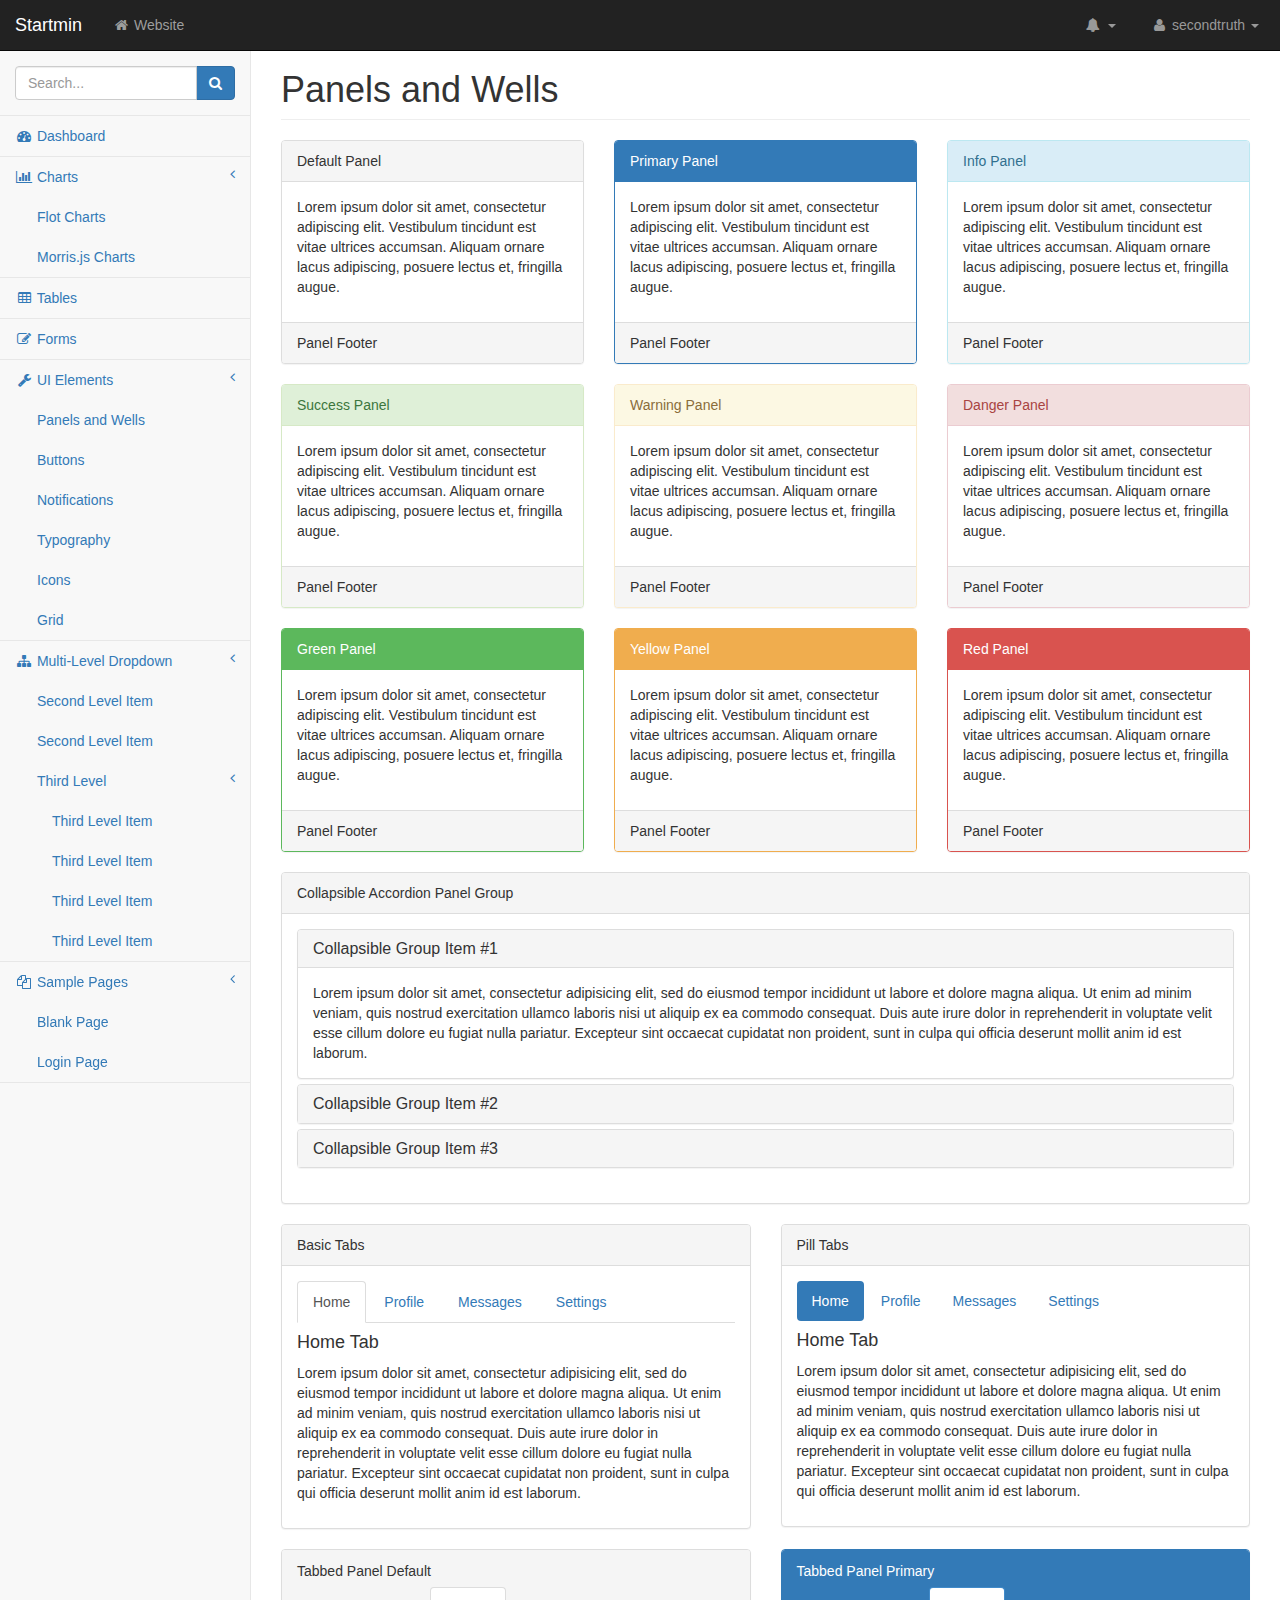
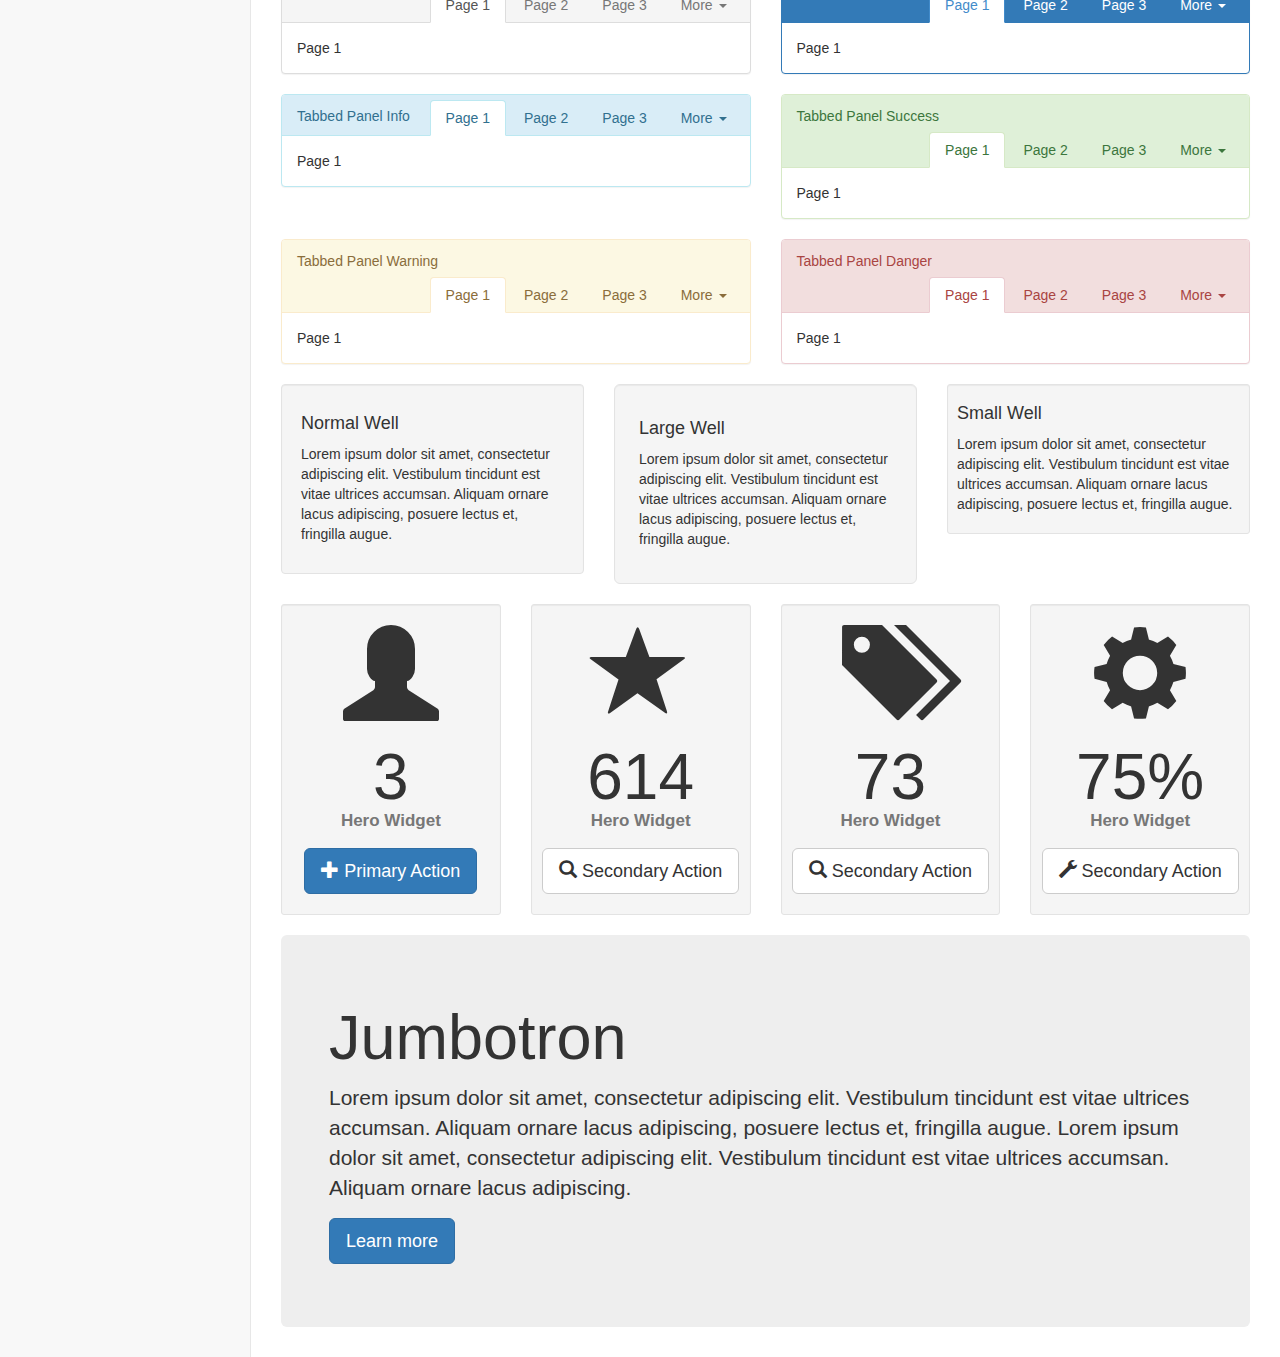
<file: pages/panels-wells.html>
<!DOCTYPE html>
<html lang="en">
    <head>
        <meta charset="utf-8">
        <meta http-equiv="X-UA-Compatible" content="IE=edge">
        <meta name="viewport" content="width=device-width, initial-scale=1">
        <meta name="description" content="">
        <meta name="author" content="">

        <title>Startmin - Bootstrap Admin Theme</title>

        <!-- Bootstrap Core CSS -->
        <link href="../css/bootstrap.min.css" rel="stylesheet">

        <!-- MetisMenu CSS -->
        <link href="../css/metisMenu.min.css" rel="stylesheet">

        <!-- Custom CSS -->
        <link href="../css/startmin.css" rel="stylesheet">

        <!-- Custom Fonts -->
        <link href="../css/font-awesome.min.css" rel="stylesheet" type="text/css">

        <!-- HTML5 Shim and Respond.js IE8 support of HTML5 elements and media queries -->
        <!-- WARNING: Respond.js doesn't work if you view the page via file:// -->
        <!--[if lt IE 9]>
        <script src="https://oss.maxcdn.com/libs/html5shiv/3.7.0/html5shiv.js"></script>
        <script src="https://oss.maxcdn.com/libs/respond.js/1.4.2/respond.min.js"></script>
        <![endif]-->
    </head>
    <body>

        <div id="wrapper">

            <!-- Navigation -->
            <nav class="navbar navbar-inverse navbar-fixed-top" role="navigation">
                <div class="navbar-header">
                    <a class="navbar-brand" href="index.html">Startmin</a>
                </div>

                <button type="button" class="navbar-toggle" data-toggle="collapse" data-target=".navbar-collapse">
                    <span class="sr-only">Toggle navigation</span>
                    <span class="icon-bar"></span>
                    <span class="icon-bar"></span>
                    <span class="icon-bar"></span>
                </button>

                <ul class="nav navbar-nav navbar-left navbar-top-links">
                    <li><a href="#"><i class="fa fa-home fa-fw"></i> Website</a></li>
                </ul>

                <ul class="nav navbar-right navbar-top-links">
                    <li class="dropdown navbar-inverse">
                        <a class="dropdown-toggle" data-toggle="dropdown" href="#">
                            <i class="fa fa-bell fa-fw"></i> <b class="caret"></b>
                        </a>
                        <ul class="dropdown-menu dropdown-alerts">
                            <li>
                                <a href="#">
                                    <div>
                                        <i class="fa fa-comment fa-fw"></i> New Comment
                                        <span class="pull-right text-muted small">4 minutes ago</span>
                                    </div>
                                </a>
                            </li>
                            <li>
                                <a href="#">
                                    <div>
                                        <i class="fa fa-twitter fa-fw"></i> 3 New Followers
                                        <span class="pull-right text-muted small">12 minutes ago</span>
                                    </div>
                                </a>
                            </li>
                            <li>
                                <a href="#">
                                    <div>
                                        <i class="fa fa-envelope fa-fw"></i> Message Sent
                                        <span class="pull-right text-muted small">4 minutes ago</span>
                                    </div>
                                </a>
                            </li>
                            <li>
                                <a href="#">
                                    <div>
                                        <i class="fa fa-tasks fa-fw"></i> New Task
                                        <span class="pull-right text-muted small">4 minutes ago</span>
                                    </div>
                                </a>
                            </li>
                            <li>
                                <a href="#">
                                    <div>
                                        <i class="fa fa-upload fa-fw"></i> Server Rebooted
                                        <span class="pull-right text-muted small">4 minutes ago</span>
                                    </div>
                                </a>
                            </li>
                            <li class="divider"></li>
                            <li>
                                <a class="text-center" href="#">
                                    <strong>See All Alerts</strong>
                                    <i class="fa fa-angle-right"></i>
                                </a>
                            </li>
                        </ul>
                    </li>
                    <li class="dropdown">
                        <a class="dropdown-toggle" data-toggle="dropdown" href="#">
                            <i class="fa fa-user fa-fw"></i> secondtruth <b class="caret"></b>
                        </a>
                        <ul class="dropdown-menu dropdown-user">
                            <li><a href="#"><i class="fa fa-user fa-fw"></i> User Profile</a>
                            </li>
                            <li><a href="#"><i class="fa fa-gear fa-fw"></i> Settings</a>
                            </li>
                            <li class="divider"></li>
                            <li><a href="login.html"><i class="fa fa-sign-out fa-fw"></i> Logout</a>
                            </li>
                        </ul>
                    </li>
                </ul>
                <!-- /.navbar-top-links -->

                <div class="navbar-default sidebar" role="navigation">
                    <div class="sidebar-nav navbar-collapse">
                        <ul class="nav" id="side-menu">
                            <li class="sidebar-search">
                                <div class="input-group custom-search-form">
                                    <input type="text" class="form-control" placeholder="Search...">
                                    <span class="input-group-btn">
                                        <button class="btn btn-primary" type="button">
                                            <i class="fa fa-search"></i>
                                        </button>
                                </span>
                                </div>
                                <!-- /input-group -->
                            </li>
                            <li>
                                <a href="index.html"><i class="fa fa-dashboard fa-fw"></i> Dashboard</a>
                            </li>
                            <li>
                                <a href="#"><i class="fa fa-bar-chart-o fa-fw"></i> Charts<span class="fa arrow"></span></a>
                                <ul class="nav nav-second-level">
                                    <li>
                                        <a href="flot.html">Flot Charts</a>
                                    </li>
                                    <li>
                                        <a href="morris.html">Morris.js Charts</a>
                                    </li>
                                </ul>
                                <!-- /.nav-second-level -->
                            </li>
                            <li>
                                <a href="tables.html"><i class="fa fa-table fa-fw"></i> Tables</a>
                            </li>
                            <li>
                                <a href="forms.html"><i class="fa fa-edit fa-fw"></i> Forms</a>
                            </li>
                            <li>
                                <a href="#"><i class="fa fa-wrench fa-fw"></i> UI Elements<span class="fa arrow"></span></a>
                                <ul class="nav nav-second-level">
                                    <li>
                                        <a href="panels-wells.html">Panels and Wells</a>
                                    </li>
                                    <li>
                                        <a href="buttons.html">Buttons</a>
                                    </li>
                                    <li>
                                        <a href="notifications.html">Notifications</a>
                                    </li>
                                    <li>
                                        <a href="typography.html">Typography</a>
                                    </li>
                                    <li>
                                        <a href="icons.html"> Icons</a>
                                    </li>
                                    <li>
                                        <a href="grid.html">Grid</a>
                                    </li>
                                </ul>
                                <!-- /.nav-second-level -->
                            </li>
                            <li>
                                <a href="#"><i class="fa fa-sitemap fa-fw"></i> Multi-Level Dropdown<span class="fa arrow"></span></a>
                                <ul class="nav nav-second-level">
                                    <li>
                                        <a href="#">Second Level Item</a>
                                    </li>
                                    <li>
                                        <a href="#">Second Level Item</a>
                                    </li>
                                    <li>
                                        <a href="#">Third Level <span class="fa arrow"></span></a>
                                        <ul class="nav nav-third-level">
                                            <li>
                                                <a href="#">Third Level Item</a>
                                            </li>
                                            <li>
                                                <a href="#">Third Level Item</a>
                                            </li>
                                            <li>
                                                <a href="#">Third Level Item</a>
                                            </li>
                                            <li>
                                                <a href="#">Third Level Item</a>
                                            </li>
                                        </ul>
                                        <!-- /.nav-third-level -->
                                    </li>
                                </ul>
                                <!-- /.nav-second-level -->
                            </li>
                            <li>
                                <a href="#"><i class="fa fa-files-o fa-fw"></i> Sample Pages<span class="fa arrow"></span></a>
                                <ul class="nav nav-second-level">
                                    <li>
                                        <a href="blank.html">Blank Page</a>
                                    </li>
                                    <li>
                                        <a href="login.html">Login Page</a>
                                    </li>
                                </ul>
                                <!-- /.nav-second-level -->
                            </li>
                        </ul>
                    </div>
                    <!-- /.sidebar-collapse -->
                </div>
                <!-- /.navbar-static-side -->
            </nav>

            <div id="page-wrapper">
                <div class="row">
                    <div class="col-lg-12">
                        <h1 class="page-header">Panels and Wells</h1>
                    </div>
                    <!-- /.col-lg-12 -->
                </div>
                <!-- /.row -->
                <div class="row">
                    <div class="col-lg-4">
                        <div class="panel panel-default">
                            <div class="panel-heading">
                                Default Panel
                            </div>
                            <div class="panel-body">
                                <p>Lorem ipsum dolor sit amet, consectetur adipiscing elit. Vestibulum tincidunt est vitae ultrices accumsan. Aliquam ornare lacus adipiscing, posuere lectus et, fringilla augue.</p>
                            </div>
                            <div class="panel-footer">
                                Panel Footer
                            </div>
                        </div>
                    </div>
                    <!-- /.col-lg-4 -->
                    <div class="col-lg-4">
                        <div class="panel panel-primary">
                            <div class="panel-heading">
                                Primary Panel
                            </div>
                            <div class="panel-body">
                                <p>Lorem ipsum dolor sit amet, consectetur adipiscing elit. Vestibulum tincidunt est vitae ultrices accumsan. Aliquam ornare lacus adipiscing, posuere lectus et, fringilla augue.</p>
                            </div>
                            <div class="panel-footer">
                                Panel Footer
                            </div>
                        </div>
                    </div>
                    <!-- /.col-lg-4 -->
                    <div class="col-lg-4">
                        <div class="panel panel-info">
                            <div class="panel-heading">
                                Info Panel
                            </div>
                            <div class="panel-body">
                                <p>Lorem ipsum dolor sit amet, consectetur adipiscing elit. Vestibulum tincidunt est vitae ultrices accumsan. Aliquam ornare lacus adipiscing, posuere lectus et, fringilla augue.</p>
                            </div>
                            <div class="panel-footer">
                                Panel Footer
                            </div>
                        </div>
                    </div>
                    <!-- /.col-lg-4 -->
                </div>
                <!-- /.row -->
                <div class="row">
                    <div class="col-lg-4">
                        <div class="panel panel-success">
                            <div class="panel-heading">
                                Success Panel
                            </div>
                            <div class="panel-body">
                                <p>Lorem ipsum dolor sit amet, consectetur adipiscing elit. Vestibulum tincidunt est vitae ultrices accumsan. Aliquam ornare lacus adipiscing, posuere lectus et, fringilla augue.</p>
                            </div>
                            <div class="panel-footer">
                                Panel Footer
                            </div>
                        </div>
                    </div>
                    <!-- /.col-lg-4 -->
                    <div class="col-lg-4">
                        <div class="panel panel-warning">
                            <div class="panel-heading">
                                Warning Panel
                            </div>
                            <div class="panel-body">
                                <p>Lorem ipsum dolor sit amet, consectetur adipiscing elit. Vestibulum tincidunt est vitae ultrices accumsan. Aliquam ornare lacus adipiscing, posuere lectus et, fringilla augue.</p>
                            </div>
                            <div class="panel-footer">
                                Panel Footer
                            </div>
                        </div>
                    </div>
                    <!-- /.col-lg-4 -->
                    <div class="col-lg-4">
                        <div class="panel panel-danger">
                            <div class="panel-heading">
                                Danger Panel
                            </div>
                            <div class="panel-body">
                                <p>Lorem ipsum dolor sit amet, consectetur adipiscing elit. Vestibulum tincidunt est vitae ultrices accumsan. Aliquam ornare lacus adipiscing, posuere lectus et, fringilla augue.</p>
                            </div>
                            <div class="panel-footer">
                                Panel Footer
                            </div>
                        </div>
                    </div>
                    <!-- /.col-lg-4 -->
                </div>
                <!-- /.row -->
                <div class="row">
                    <div class="col-lg-4">
                        <div class="panel panel-green">
                            <div class="panel-heading">
                                Green Panel
                            </div>
                            <div class="panel-body">
                                <p>Lorem ipsum dolor sit amet, consectetur adipiscing elit. Vestibulum tincidunt est vitae ultrices accumsan. Aliquam ornare lacus adipiscing, posuere lectus et, fringilla augue.</p>
                            </div>
                            <div class="panel-footer">
                                Panel Footer
                            </div>
                        </div>
                        <!-- /.col-lg-4 -->
                    </div>
                    <div class="col-lg-4">
                        <div class="panel panel-yellow">
                            <div class="panel-heading">
                                Yellow Panel
                            </div>
                            <div class="panel-body">
                                <p>Lorem ipsum dolor sit amet, consectetur adipiscing elit. Vestibulum tincidunt est vitae ultrices accumsan. Aliquam ornare lacus adipiscing, posuere lectus et, fringilla augue.</p>
                            </div>
                            <div class="panel-footer">
                                Panel Footer
                            </div>
                        </div>
                        <!-- /.col-lg-4 -->
                    </div>
                    <div class="col-lg-4">
                        <div class="panel panel-red">
                            <div class="panel-heading">
                                Red Panel
                            </div>
                            <div class="panel-body">
                                <p>Lorem ipsum dolor sit amet, consectetur adipiscing elit. Vestibulum tincidunt est vitae ultrices accumsan. Aliquam ornare lacus adipiscing, posuere lectus et, fringilla augue.</p>
                            </div>
                            <div class="panel-footer">
                                Panel Footer
                            </div>
                        </div>
                        <!-- /.col-lg-4 -->
                    </div>
                </div>
                <!-- /.row -->
                <div class="row">
                    <div class="col-lg-12">
                        <div class="panel panel-default">
                            <div class="panel-heading">
                                Collapsible Accordion Panel Group
                            </div>
                            <!-- .panel-heading -->
                            <div class="panel-body">
                                <div class="panel-group" id="accordion">
                                    <div class="panel panel-default">
                                        <div class="panel-heading">
                                            <h4 class="panel-title">
                                                <a data-toggle="collapse" data-parent="#accordion" href="#collapseOne">Collapsible Group Item #1</a>
                                            </h4>
                                        </div>
                                        <div id="collapseOne" class="panel-collapse collapse in">
                                            <div class="panel-body">
                                                Lorem ipsum dolor sit amet, consectetur adipisicing elit, sed do eiusmod tempor incididunt ut labore et dolore magna aliqua. Ut enim ad minim veniam, quis nostrud exercitation ullamco laboris nisi ut aliquip ex ea commodo consequat. Duis aute irure dolor in reprehenderit in voluptate velit esse cillum dolore eu fugiat nulla pariatur. Excepteur sint occaecat cupidatat non proident, sunt in culpa qui officia deserunt mollit anim id est laborum.
                                            </div>
                                        </div>
                                    </div>
                                    <div class="panel panel-default">
                                        <div class="panel-heading">
                                            <h4 class="panel-title">
                                                <a data-toggle="collapse" data-parent="#accordion" href="#collapseTwo">Collapsible Group Item #2</a>
                                            </h4>
                                        </div>
                                        <div id="collapseTwo" class="panel-collapse collapse">
                                            <div class="panel-body">
                                                Lorem ipsum dolor sit amet, consectetur adipisicing elit, sed do eiusmod tempor incididunt ut labore et dolore magna aliqua. Ut enim ad minim veniam, quis nostrud exercitation ullamco laboris nisi ut aliquip ex ea commodo consequat. Duis aute irure dolor in reprehenderit in voluptate velit esse cillum dolore eu fugiat nulla pariatur. Excepteur sint occaecat cupidatat non proident, sunt in culpa qui officia deserunt mollit anim id est laborum.
                                            </div>
                                        </div>
                                    </div>
                                    <div class="panel panel-default">
                                        <div class="panel-heading">
                                            <h4 class="panel-title">
                                                <a data-toggle="collapse" data-parent="#accordion" href="#collapseThree">Collapsible Group Item #3</a>
                                            </h4>
                                        </div>
                                        <div id="collapseThree" class="panel-collapse collapse">
                                            <div class="panel-body">
                                                Lorem ipsum dolor sit amet, consectetur adipisicing elit, sed do eiusmod tempor incididunt ut labore et dolore magna aliqua. Ut enim ad minim veniam, quis nostrud exercitation ullamco laboris nisi ut aliquip ex ea commodo consequat. Duis aute irure dolor in reprehenderit in voluptate velit esse cillum dolore eu fugiat nulla pariatur. Excepteur sint occaecat cupidatat non proident, sunt in culpa qui officia deserunt mollit anim id est laborum.
                                            </div>
                                        </div>
                                    </div>
                                </div>
                            </div>
                            <!-- .panel-body -->
                        </div>
                        <!-- /.panel -->
                    </div>
                    <!-- /.col-lg-12 -->
                </div>
                <!-- /.row -->
                <div class="row">
                    <div class="col-lg-6">
                        <div class="panel panel-default">
                            <div class="panel-heading">
                                Basic Tabs
                            </div>
                            <!-- /.panel-heading -->
                            <div class="panel-body">
                                <!-- Nav tabs -->
                                <ul class="nav nav-tabs">
                                    <li class="active"><a href="#home" data-toggle="tab">Home</a>
                                    </li>
                                    <li><a href="#profile" data-toggle="tab">Profile</a>
                                    </li>
                                    <li><a href="#messages" data-toggle="tab">Messages</a>
                                    </li>
                                    <li><a href="#settings" data-toggle="tab">Settings</a>
                                    </li>
                                </ul>

                                <!-- Tab panes -->
                                <div class="tab-content">
                                    <div class="tab-pane fade in active" id="home">
                                        <h4>Home Tab</h4>
                                        <p>Lorem ipsum dolor sit amet, consectetur adipisicing elit, sed do eiusmod tempor incididunt ut labore et dolore magna aliqua. Ut enim ad minim veniam, quis nostrud exercitation ullamco laboris nisi ut aliquip ex ea commodo consequat. Duis aute irure dolor in reprehenderit in voluptate velit esse cillum dolore eu fugiat nulla pariatur. Excepteur sint occaecat cupidatat non proident, sunt in culpa qui officia deserunt mollit anim id est laborum.</p>
                                    </div>
                                    <div class="tab-pane fade" id="profile">
                                        <h4>Profile Tab</h4>
                                        <p>Lorem ipsum dolor sit amet, consectetur adipisicing elit, sed do eiusmod tempor incididunt ut labore et dolore magna aliqua. Ut enim ad minim veniam, quis nostrud exercitation ullamco laboris nisi ut aliquip ex ea commodo consequat. Duis aute irure dolor in reprehenderit in voluptate velit esse cillum dolore eu fugiat nulla pariatur. Excepteur sint occaecat cupidatat non proident, sunt in culpa qui officia deserunt mollit anim id est laborum.</p>
                                    </div>
                                    <div class="tab-pane fade" id="messages">
                                        <h4>Messages Tab</h4>
                                        <p>Lorem ipsum dolor sit amet, consectetur adipisicing elit, sed do eiusmod tempor incididunt ut labore et dolore magna aliqua. Ut enim ad minim veniam, quis nostrud exercitation ullamco laboris nisi ut aliquip ex ea commodo consequat. Duis aute irure dolor in reprehenderit in voluptate velit esse cillum dolore eu fugiat nulla pariatur. Excepteur sint occaecat cupidatat non proident, sunt in culpa qui officia deserunt mollit anim id est laborum.</p>
                                    </div>
                                    <div class="tab-pane fade" id="settings">
                                        <h4>Settings Tab</h4>
                                        <p>Lorem ipsum dolor sit amet, consectetur adipisicing elit, sed do eiusmod tempor incididunt ut labore et dolore magna aliqua. Ut enim ad minim veniam, quis nostrud exercitation ullamco laboris nisi ut aliquip ex ea commodo consequat. Duis aute irure dolor in reprehenderit in voluptate velit esse cillum dolore eu fugiat nulla pariatur. Excepteur sint occaecat cupidatat non proident, sunt in culpa qui officia deserunt mollit anim id est laborum.</p>
                                    </div>
                                </div>
                            </div>
                            <!-- /.panel-body -->
                        </div>
                        <!-- /.panel -->
                    </div>
                    <!-- /.col-lg-6 -->
                    <div class="col-lg-6">
                        <div class="panel panel-default">
                            <div class="panel-heading">
                                Pill Tabs
                            </div>
                            <!-- /.panel-heading -->
                            <div class="panel-body">
                                <!-- Nav tabs -->
                                <ul class="nav nav-pills">
                                    <li class="active"><a href="#home-pills" data-toggle="tab">Home</a>
                                    </li>
                                    <li><a href="#profile-pills" data-toggle="tab">Profile</a>
                                    </li>
                                    <li><a href="#messages-pills" data-toggle="tab">Messages</a>
                                    </li>
                                    <li><a href="#settings-pills" data-toggle="tab">Settings</a>
                                    </li>
                                </ul>

                                <!-- Tab panes -->
                                <div class="tab-content">
                                    <div class="tab-pane fade in active" id="home-pills">
                                        <h4>Home Tab</h4>
                                        <p>Lorem ipsum dolor sit amet, consectetur adipisicing elit, sed do eiusmod tempor incididunt ut labore et dolore magna aliqua. Ut enim ad minim veniam, quis nostrud exercitation ullamco laboris nisi ut aliquip ex ea commodo consequat. Duis aute irure dolor in reprehenderit in voluptate velit esse cillum dolore eu fugiat nulla pariatur. Excepteur sint occaecat cupidatat non proident, sunt in culpa qui officia deserunt mollit anim id est laborum.</p>
                                    </div>
                                    <div class="tab-pane fade" id="profile-pills">
                                        <h4>Profile Tab</h4>
                                        <p>Lorem ipsum dolor sit amet, consectetur adipisicing elit, sed do eiusmod tempor incididunt ut labore et dolore magna aliqua. Ut enim ad minim veniam, quis nostrud exercitation ullamco laboris nisi ut aliquip ex ea commodo consequat. Duis aute irure dolor in reprehenderit in voluptate velit esse cillum dolore eu fugiat nulla pariatur. Excepteur sint occaecat cupidatat non proident, sunt in culpa qui officia deserunt mollit anim id est laborum.</p>
                                    </div>
                                    <div class="tab-pane fade" id="messages-pills">
                                        <h4>Messages Tab</h4>
                                        <p>Lorem ipsum dolor sit amet, consectetur adipisicing elit, sed do eiusmod tempor incididunt ut labore et dolore magna aliqua. Ut enim ad minim veniam, quis nostrud exercitation ullamco laboris nisi ut aliquip ex ea commodo consequat. Duis aute irure dolor in reprehenderit in voluptate velit esse cillum dolore eu fugiat nulla pariatur. Excepteur sint occaecat cupidatat non proident, sunt in culpa qui officia deserunt mollit anim id est laborum.</p>
                                    </div>
                                    <div class="tab-pane fade" id="settings-pills">
                                        <h4>Settings Tab</h4>
                                        <p>Lorem ipsum dolor sit amet, consectetur adipisicing elit, sed do eiusmod tempor incididunt ut labore et dolore magna aliqua. Ut enim ad minim veniam, quis nostrud exercitation ullamco laboris nisi ut aliquip ex ea commodo consequat. Duis aute irure dolor in reprehenderit in voluptate velit esse cillum dolore eu fugiat nulla pariatur. Excepteur sint occaecat cupidatat non proident, sunt in culpa qui officia deserunt mollit anim id est laborum.</p>
                                    </div>
                                </div>
                            </div>
                            <!-- /.panel-body -->
                        </div>
                        <!-- /.panel -->
                    </div>
                    <!-- /.col-lg-6 -->
                </div>
                <!-- /.row -->
                <div class="row">
                    <div class="col-lg-6">
                        <div class="panel tabbed-panel panel-default">
                            <div class="panel-heading clearfix">
                                <div class="panel-title pull-left">Tabbed Panel Default</div>
                                <div class="pull-right">
                                    <ul class="nav nav-tabs">
                                        <li class="active"><a href="#tab-default-1" data-toggle="tab">Page 1</a></li>
                                        <li><a href="#tab-default-2" data-toggle="tab">Page 2</a></li>
                                        <li><a href="#tab-default-3" data-toggle="tab">Page 3</a></li>
                                        <li class="dropdown">
                                            <a href="#" data-toggle="dropdown">More <span class="caret"></span></a>
                                            <ul class="dropdown-menu" role="menu">
                                                <li><a href="#tab-default-4" data-toggle="tab">Page 4</a></li>
                                                <li><a href="#tab-default-5" data-toggle="tab">Page 5</a></li>
                                            </ul>
                                        </li>
                                    </ul>
                                </div>
                            </div>
                            <div class="panel-body">
                                <div class="tab-content">
                                    <div class="tab-pane fade in active" id="tab-default-1">Page 1</div>
                                    <div class="tab-pane fade" id="tab-default-2">Page 2</div>
                                    <div class="tab-pane fade" id="tab-default-3">Page 3</div>
                                    <div class="tab-pane fade" id="tab-default-4">Page 4</div>
                                    <div class="tab-pane fade" id="tab-default-5">Page 5</div>
                                </div>
                            </div>
                        </div>
                        <!-- /.panel -->
                    </div>
                    <!-- /.col-lg-6 -->
                    <div class="col-lg-6">
                        <div class="panel tabbed-panel panel-primary">
                            <div class="panel-heading clearfix">
                                <div class="panel-title pull-left">Tabbed Panel Primary</div>
                                <div class="pull-right">
                                    <ul class="nav nav-tabs">
                                        <li class="active"><a href="#tab-primary-1" data-toggle="tab">Page 1</a></li>
                                        <li><a href="#tab-primary-2" data-toggle="tab">Page 2</a></li>
                                        <li><a href="#tab-primary-3" data-toggle="tab">Page 3</a></li>
                                        <li class="dropdown">
                                            <a href="#" data-toggle="dropdown">More <span class="caret"></span></a>
                                            <ul class="dropdown-menu" role="menu">
                                                <li><a href="#tab-primary-4" data-toggle="tab">Page 4</a></li>
                                                <li><a href="#tab-primary-5" data-toggle="tab">Page 5</a></li>
                                            </ul>
                                        </li>
                                    </ul>
                                </div>
                            </div>
                            <div class="panel-body">
                                <div class="tab-content">
                                    <div class="tab-pane fade in active" id="tab-primary-1">Page 1</div>
                                    <div class="tab-pane fade" id="tab-primary-2">Page 2</div>
                                    <div class="tab-pane fade" id="tab-primary-3">Page 3</div>
                                    <div class="tab-pane fade" id="tab-primary-4">Page 4</div>
                                    <div class="tab-pane fade" id="tab-primary-5">Page 5</div>
                                </div>
                            </div>
                        </div>
                        <!-- /.panel -->
                    </div>
                    <!-- /.col-lg-6 -->
                </div>
                <!-- /.row -->
                <div class="row">
                    <div class="col-lg-6">
                        <div class="panel tabbed-panel panel-info">
                            <div class="panel-heading clearfix">
                                <div class="panel-title pull-left">Tabbed Panel Info</div>
                                <div class="pull-right">
                                    <ul class="nav nav-tabs">
                                        <li class="active"><a href="#tab-info-1" data-toggle="tab">Page 1</a></li>
                                        <li><a href="#tab-info-2" data-toggle="tab">Page 2</a></li>
                                        <li><a href="#tab-info-3" data-toggle="tab">Page 3</a></li>
                                        <li class="dropdown">
                                            <a href="#" data-toggle="dropdown">More <span class="caret"></span></a>
                                            <ul class="dropdown-menu" role="menu">
                                                <li><a href="#tab-info-4" data-toggle="tab">Page 4</a></li>
                                                <li><a href="#tab-info-5" data-toggle="tab">Page 5</a></li>
                                            </ul>
                                        </li>
                                    </ul>
                                </div>
                            </div>
                            <div class="panel-body">
                                <div class="tab-content">
                                    <div class="tab-pane fade in active" id="tab-info-1">Page 1</div>
                                    <div class="tab-pane fade" id="tab-info-2">Page 2</div>
                                    <div class="tab-pane fade" id="tab-info-3">Page 3</div>
                                    <div class="tab-pane fade" id="tab-info-4">Page 4</div>
                                    <div class="tab-pane fade" id="tab-info-5">Page 5</div>
                                </div>
                            </div>
                        </div>
                        <!-- /.panel -->
                    </div>
                    <!-- /.col-lg-6 -->
                    <div class="col-lg-6">
                        <div class="panel tabbed-panel panel-success">
                            <div class="panel-heading clearfix">
                                <div class="panel-title pull-left">Tabbed Panel Success</div>
                                <div class="pull-right">
                                    <ul class="nav nav-tabs">
                                        <li class="active"><a href="#tab-success-1" data-toggle="tab">Page 1</a></li>
                                        <li><a href="#tab-success-2" data-toggle="tab">Page 2</a></li>
                                        <li><a href="#tab-success-3" data-toggle="tab">Page 3</a></li>
                                        <li class="dropdown">
                                            <a href="#" data-toggle="dropdown">More <span class="caret"></span></a>
                                            <ul class="dropdown-menu" role="menu">
                                                <li><a href="#tab-success-4" data-toggle="tab">Page 4</a></li>
                                                <li><a href="#tab-success-5" data-toggle="tab">Page 5</a></li>
                                            </ul>
                                        </li>
                                    </ul>
                                </div>
                            </div>
                            <div class="panel-body">
                                <div class="tab-content">
                                    <div class="tab-pane fade in active" id="tab-success-1">Page 1</div>
                                    <div class="tab-pane fade" id="tab-success-2">Page 2</div>
                                    <div class="tab-pane fade" id="tab-success-3">Page 3</div>
                                    <div class="tab-pane fade" id="tab-success-4">Page 4</div>
                                    <div class="tab-pane fade" id="tab-success-5">Page 5</div>
                                </div>
                            </div>
                        </div>
                        <!-- /.panel -->
                    </div>
                    <!-- /.col-lg-6 -->
                </div>
                <!-- /.row -->
                <div class="row">
                    <div class="col-lg-6">
                        <div class="panel tabbed-panel panel-warning">
                            <div class="panel-heading clearfix">
                                <div class="panel-title pull-left">Tabbed Panel Warning</div>
                                <div class="pull-right">
                                    <ul class="nav nav-tabs">
                                        <li class="active"><a href="#tab-warning-1" data-toggle="tab">Page 1</a></li>
                                        <li><a href="#tab-warning-2" data-toggle="tab">Page 2</a></li>
                                        <li><a href="#tab-warning-3" data-toggle="tab">Page 3</a></li>
                                        <li class="dropdown">
                                            <a href="#" data-toggle="dropdown">More <span class="caret"></span></a>
                                            <ul class="dropdown-menu" role="menu">
                                                <li><a href="#tab-warning-4" data-toggle="tab">Page 4</a></li>
                                                <li><a href="#tab-warning-5" data-toggle="tab">Page 5</a></li>
                                            </ul>
                                        </li>
                                    </ul>
                                </div>
                            </div>
                            <div class="panel-body">
                                <div class="tab-content">
                                    <div class="tab-pane fade in active" id="tab-warning-1">Page 1</div>
                                    <div class="tab-pane fade" id="tab-warning-2">Page 2</div>
                                    <div class="tab-pane fade" id="tab-warning-3">Page 3</div>
                                    <div class="tab-pane fade" id="tab-warning-4">Page 4</div>
                                    <div class="tab-pane fade" id="tab-warning-5">Page 5</div>
                                </div>
                            </div>
                        </div>
                        <!-- /.panel -->
                    </div>
                    <!-- /.col-lg-6 -->
                    <div class="col-lg-6">
                        <div class="panel tabbed-panel panel-danger">
                            <div class="panel-heading clearfix">
                                <div class="panel-title pull-left">Tabbed Panel Danger</div>
                                <div class="pull-right">
                                    <ul class="nav nav-tabs">
                                        <li class="active"><a href="#tab-danger-1" data-toggle="tab">Page 1</a></li>
                                        <li><a href="#tab-danger-2" data-toggle="tab">Page 2</a></li>
                                        <li><a href="#tab-danger-3" data-toggle="tab">Page 3</a></li>
                                        <li class="dropdown">
                                            <a href="#" data-toggle="dropdown">More <span class="caret"></span></a>
                                            <ul class="dropdown-menu" role="menu">
                                                <li><a href="#tab-danger-4" data-toggle="tab">Page 4</a></li>
                                                <li><a href="#tab-danger-5" data-toggle="tab">Page 5</a></li>
                                            </ul>
                                        </li>
                                    </ul>
                                </div>
                            </div>
                            <div class="panel-body">
                                <div class="tab-content">
                                    <div class="tab-pane fade in active" id="tab-danger-1">Page 1</div>
                                    <div class="tab-pane fade" id="tab-danger-2">Page 2</div>
                                    <div class="tab-pane fade" id="tab-danger-3">Page 3</div>
                                    <div class="tab-pane fade" id="tab-danger-4">Page 4</div>
                                    <div class="tab-pane fade" id="tab-danger-5">Page 5</div>
                                </div>
                            </div>
                        </div>
                        <!-- /.panel -->
                    </div>
                    <!-- /.col-lg-6 -->
                </div>
                <!-- /.row -->
                <div class="row">
                    <div class="col-lg-4">
                        <div class="well">
                            <h4>Normal Well</h4>
                            <p>Lorem ipsum dolor sit amet, consectetur adipiscing elit. Vestibulum tincidunt est vitae ultrices accumsan. Aliquam ornare lacus adipiscing, posuere lectus et, fringilla augue.</p>
                        </div>
                    </div>
                    <!-- /.col-lg-4 -->
                    <div class="col-lg-4">
                        <div class="well well-lg">
                            <h4>Large Well</h4>
                            <p>Lorem ipsum dolor sit amet, consectetur adipiscing elit. Vestibulum tincidunt est vitae ultrices accumsan. Aliquam ornare lacus adipiscing, posuere lectus et, fringilla augue.</p>
                        </div>
                    </div>
                    <!-- /.col-lg-4 -->
                    <div class="col-lg-4">
                        <div class="well well-sm">
                            <h4>Small Well</h4>
                            <p>Lorem ipsum dolor sit amet, consectetur adipiscing elit. Vestibulum tincidunt est vitae ultrices accumsan. Aliquam ornare lacus adipiscing, posuere lectus et, fringilla augue.</p>
                        </div>
                    </div>
                    <!-- /.col-lg-4 -->
                </div>
                <!-- /.row -->
                <div class="row">
                    <div class="col-sm-3">
                        <div class="hero-widget well well-sm">
                            <div class="icon">
                                <i class="glyphicon glyphicon-user"></i>
                            </div>
                            <div class="text">
                                <span class="value">3</span>
                                <label class="text-muted">Hero Widget</label>
                            </div>
                            <div class="options">
                                <a href="javascript:;" class="btn btn-primary btn-lg"><i class="glyphicon glyphicon-plus"></i> Primary Action</a>
                            </div>
                        </div>
                    </div>
                    <div class="col-sm-3">
                        <div class="hero-widget well well-sm">
                            <div class="icon">
                                <i class="glyphicon glyphicon-star"></i>
                            </div>
                            <div class="text">
                                <span class="value">614</span>
                                <label class="text-muted">Hero Widget</label>
                            </div>
                            <div class="options">
                                <a href="javascript:;" class="btn btn-default btn-lg"><i class="glyphicon glyphicon-search"></i> Secondary Action</a>
                            </div>
                        </div>
                    </div>
                    <div class="col-sm-3">
                        <div class="hero-widget well well-sm">
                            <div class="icon">
                                <i class="glyphicon glyphicon-tags"></i>
                            </div>
                            <div class="text">
                                <span class="value">73</span>
                                <label class="text-muted">Hero Widget</label>
                            </div>
                            <div class="options">
                                <a href="javascript:;" class="btn btn-default btn-lg"><i class="glyphicon glyphicon-search"></i> Secondary Action</a>
                            </div>
                        </div>
                    </div>
                    <div class="col-sm-3">
                        <div class="hero-widget well well-sm">
                            <div class="icon">
                                <i class="glyphicon glyphicon-cog"></i>
                            </div>
                            <div class="text">
                                <span class="value">75%</span>
                                <label class="text-muted">Hero Widget</label>
                            </div>
                            <div class="options">
                                <a href="javascript:;" class="btn btn-default btn-lg"><i class="glyphicon glyphicon-wrench"></i> Secondary Action</a>
                            </div>
                        </div>
                    </div>
                </div>
                <!-- /.row -->
                <div class="row">
                    <div class="col-lg-12">
                        <div class="jumbotron">
                            <h1>Jumbotron</h1>
                            <p>Lorem ipsum dolor sit amet, consectetur adipiscing elit. Vestibulum tincidunt est vitae ultrices accumsan. Aliquam ornare lacus adipiscing, posuere lectus et, fringilla augue. Lorem ipsum dolor sit amet, consectetur adipiscing elit. Vestibulum tincidunt est vitae ultrices accumsan. Aliquam ornare lacus adipiscing.</p>
                            <p><a class="btn btn-primary btn-lg" role="button">Learn more</a>
                            </p>
                        </div>
                    </div>
                    <!-- /.col-lg-12 -->
                </div>
                <!-- /.row -->
            </div>
            <!-- /#page-wrapper -->

        </div>
        <!-- /#wrapper -->

        <!-- jQuery -->
        <script src="../js/jquery.min.js"></script>

        <!-- Bootstrap Core JavaScript -->
        <script src="../js/bootstrap.min.js"></script>

        <!-- Metis Menu Plugin JavaScript -->
        <script src="../js/metisMenu.min.js"></script>

        <!-- Custom Theme JavaScript -->
        <script src="../js/startmin.js"></script>

    </body>
</html>
</file>
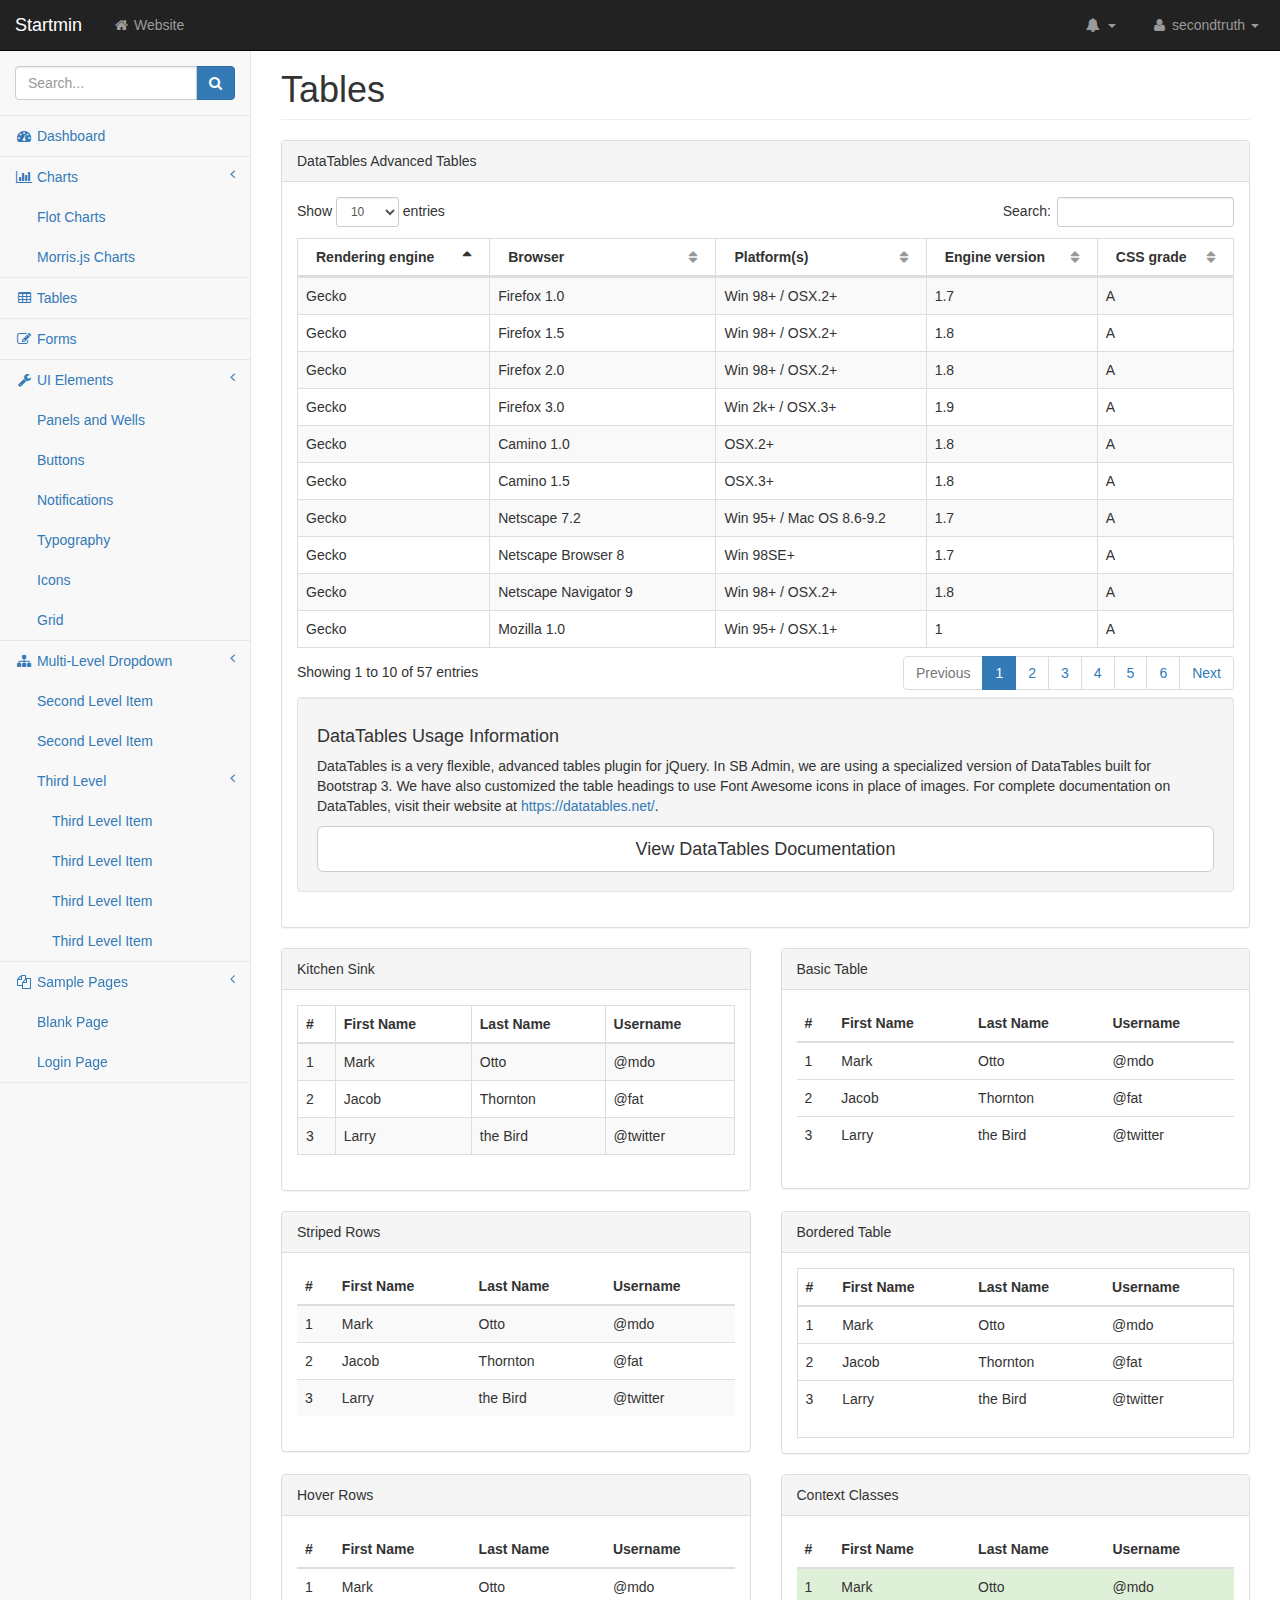
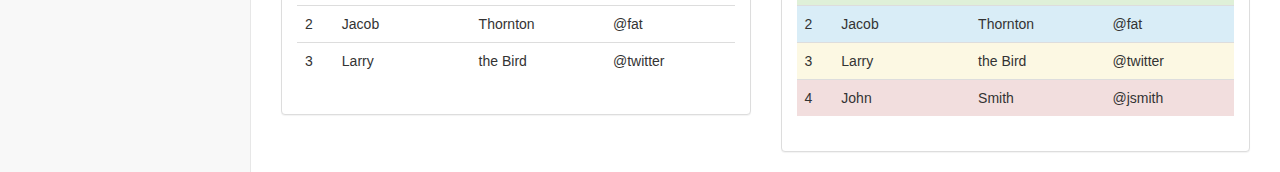
<file: pages/tables.html>
<!DOCTYPE html>
<html lang="en">
    <head>
        <meta charset="utf-8">
        <meta http-equiv="X-UA-Compatible" content="IE=edge">
        <meta name="viewport" content="width=device-width, initial-scale=1">
        <meta name="description" content="">
        <meta name="author" content="">

        <title>Startmin - Bootstrap Admin Theme</title>

        <!-- Bootstrap Core CSS -->
        <link href="../css/bootstrap.min.css" rel="stylesheet">

        <!-- MetisMenu CSS -->
        <link href="../css/metisMenu.min.css" rel="stylesheet">

        <!-- DataTables CSS -->
        <link href="../css/dataTables/dataTables.bootstrap.css" rel="stylesheet">

        <!-- DataTables Responsive CSS -->
        <link href="../css/dataTables/dataTables.responsive.css" rel="stylesheet">

        <!-- Custom CSS -->
        <link href="../css/startmin.css" rel="stylesheet">

        <!-- Custom Fonts -->
        <link href="../css/font-awesome.min.css" rel="stylesheet" type="text/css">

        <!-- HTML5 Shim and Respond.js IE8 support of HTML5 elements and media queries -->
        <!-- WARNING: Respond.js doesn't work if you view the page via file:// -->
        <!--[if lt IE 9]>
        <script src="https://oss.maxcdn.com/libs/html5shiv/3.7.0/html5shiv.js"></script>
        <script src="https://oss.maxcdn.com/libs/respond.js/1.4.2/respond.min.js"></script>
        <![endif]-->
    </head>
    <body>

        <div id="wrapper">

            <!-- Navigation -->
            <nav class="navbar navbar-inverse navbar-fixed-top" role="navigation">
                <div class="navbar-header">
                    <a class="navbar-brand" href="index.html">Startmin</a>
                </div>

                <button type="button" class="navbar-toggle" data-toggle="collapse" data-target=".navbar-collapse">
                    <span class="sr-only">Toggle navigation</span>
                    <span class="icon-bar"></span>
                    <span class="icon-bar"></span>
                    <span class="icon-bar"></span>
                </button>

                <ul class="nav navbar-nav navbar-left navbar-top-links">
                    <li><a href="#"><i class="fa fa-home fa-fw"></i> Website</a></li>
                </ul>

                <ul class="nav navbar-right navbar-top-links">
                    <li class="dropdown navbar-inverse">
                        <a class="dropdown-toggle" data-toggle="dropdown" href="#">
                            <i class="fa fa-bell fa-fw"></i> <b class="caret"></b>
                        </a>
                        <ul class="dropdown-menu dropdown-alerts">
                            <li>
                                <a href="#">
                                    <div>
                                        <i class="fa fa-comment fa-fw"></i> New Comment
                                        <span class="pull-right text-muted small">4 minutes ago</span>
                                    </div>
                                </a>
                            </li>
                            <li>
                                <a href="#">
                                    <div>
                                        <i class="fa fa-twitter fa-fw"></i> 3 New Followers
                                        <span class="pull-right text-muted small">12 minutes ago</span>
                                    </div>
                                </a>
                            </li>
                            <li>
                                <a href="#">
                                    <div>
                                        <i class="fa fa-envelope fa-fw"></i> Message Sent
                                        <span class="pull-right text-muted small">4 minutes ago</span>
                                    </div>
                                </a>
                            </li>
                            <li>
                                <a href="#">
                                    <div>
                                        <i class="fa fa-tasks fa-fw"></i> New Task
                                        <span class="pull-right text-muted small">4 minutes ago</span>
                                    </div>
                                </a>
                            </li>
                            <li>
                                <a href="#">
                                    <div>
                                        <i class="fa fa-upload fa-fw"></i> Server Rebooted
                                        <span class="pull-right text-muted small">4 minutes ago</span>
                                    </div>
                                </a>
                            </li>
                            <li class="divider"></li>
                            <li>
                                <a class="text-center" href="#">
                                    <strong>See All Alerts</strong>
                                    <i class="fa fa-angle-right"></i>
                                </a>
                            </li>
                        </ul>
                    </li>
                    <li class="dropdown">
                        <a class="dropdown-toggle" data-toggle="dropdown" href="#">
                            <i class="fa fa-user fa-fw"></i> secondtruth <b class="caret"></b>
                        </a>
                        <ul class="dropdown-menu dropdown-user">
                            <li><a href="#"><i class="fa fa-user fa-fw"></i> User Profile</a>
                            </li>
                            <li><a href="#"><i class="fa fa-gear fa-fw"></i> Settings</a>
                            </li>
                            <li class="divider"></li>
                            <li><a href="login.html"><i class="fa fa-sign-out fa-fw"></i> Logout</a>
                            </li>
                        </ul>
                    </li>
                </ul>
                <!-- /.navbar-top-links -->

                <div class="navbar-default sidebar" role="navigation">
                    <div class="sidebar-nav navbar-collapse">
                        <ul class="nav" id="side-menu">
                            <li class="sidebar-search">
                                <div class="input-group custom-search-form">
                                    <input type="text" class="form-control" placeholder="Search...">
                                    <span class="input-group-btn">
                                        <button class="btn btn-primary" type="button">
                                            <i class="fa fa-search"></i>
                                        </button>
                                </span>
                                </div>
                                <!-- /input-group -->
                            </li>
                            <li>
                                <a href="index.html"><i class="fa fa-dashboard fa-fw"></i> Dashboard</a>
                            </li>
                            <li>
                                <a href="#"><i class="fa fa-bar-chart-o fa-fw"></i> Charts<span class="fa arrow"></span></a>
                                <ul class="nav nav-second-level">
                                    <li>
                                        <a href="flot.html">Flot Charts</a>
                                    </li>
                                    <li>
                                        <a href="morris.html">Morris.js Charts</a>
                                    </li>
                                </ul>
                                <!-- /.nav-second-level -->
                            </li>
                            <li>
                                <a href="tables.html"><i class="fa fa-table fa-fw"></i> Tables</a>
                            </li>
                            <li>
                                <a href="forms.html"><i class="fa fa-edit fa-fw"></i> Forms</a>
                            </li>
                            <li>
                                <a href="#"><i class="fa fa-wrench fa-fw"></i> UI Elements<span class="fa arrow"></span></a>
                                <ul class="nav nav-second-level">
                                    <li>
                                        <a href="panels-wells.html">Panels and Wells</a>
                                    </li>
                                    <li>
                                        <a href="buttons.html">Buttons</a>
                                    </li>
                                    <li>
                                        <a href="notifications.html">Notifications</a>
                                    </li>
                                    <li>
                                        <a href="typography.html">Typography</a>
                                    </li>
                                    <li>
                                        <a href="icons.html"> Icons</a>
                                    </li>
                                    <li>
                                        <a href="grid.html">Grid</a>
                                    </li>
                                </ul>
                                <!-- /.nav-second-level -->
                            </li>
                            <li>
                                <a href="#"><i class="fa fa-sitemap fa-fw"></i> Multi-Level Dropdown<span class="fa arrow"></span></a>
                                <ul class="nav nav-second-level">
                                    <li>
                                        <a href="#">Second Level Item</a>
                                    </li>
                                    <li>
                                        <a href="#">Second Level Item</a>
                                    </li>
                                    <li>
                                        <a href="#">Third Level <span class="fa arrow"></span></a>
                                        <ul class="nav nav-third-level">
                                            <li>
                                                <a href="#">Third Level Item</a>
                                            </li>
                                            <li>
                                                <a href="#">Third Level Item</a>
                                            </li>
                                            <li>
                                                <a href="#">Third Level Item</a>
                                            </li>
                                            <li>
                                                <a href="#">Third Level Item</a>
                                            </li>
                                        </ul>
                                        <!-- /.nav-third-level -->
                                    </li>
                                </ul>
                                <!-- /.nav-second-level -->
                            </li>
                            <li>
                                <a href="#"><i class="fa fa-files-o fa-fw"></i> Sample Pages<span class="fa arrow"></span></a>
                                <ul class="nav nav-second-level">
                                    <li>
                                        <a href="blank.html">Blank Page</a>
                                    </li>
                                    <li>
                                        <a href="login.html">Login Page</a>
                                    </li>
                                </ul>
                                <!-- /.nav-second-level -->
                            </li>
                        </ul>
                    </div>
                    <!-- /.sidebar-collapse -->
                </div>
                <!-- /.navbar-static-side -->
            </nav>

            <div id="page-wrapper">
                <div class="row">
                    <div class="col-lg-12">
                        <h1 class="page-header">Tables</h1>
                    </div>
                    <!-- /.col-lg-12 -->
                </div>
                <!-- /.row -->
                <div class="row">
                    <div class="col-lg-12">
                        <div class="panel panel-default">
                            <div class="panel-heading">
                                DataTables Advanced Tables
                            </div>
                            <!-- /.panel-heading -->
                            <div class="panel-body">
                                <div class="dataTable_wrapper">
                                    <table class="table table-striped table-bordered table-hover" id="dataTables-example">
                                        <thead>
                                            <tr>
                                                <th>Rendering engine</th>
                                                <th>Browser</th>
                                                <th>Platform(s)</th>
                                                <th>Engine version</th>
                                                <th>CSS grade</th>
                                            </tr>
                                        </thead>
                                        <tbody>
                                            <tr class="odd gradeX">
                                                <td>Trident</td>
                                                <td>Internet Explorer 4.0</td>
                                                <td>Win 95+</td>
                                                <td class="center">4</td>
                                                <td class="center">X</td>
                                            </tr>
                                            <tr class="even gradeC">
                                                <td>Trident</td>
                                                <td>Internet Explorer 5.0</td>
                                                <td>Win 95+</td>
                                                <td class="center">5</td>
                                                <td class="center">C</td>
                                            </tr>
                                            <tr class="odd gradeA">
                                                <td>Trident</td>
                                                <td>Internet Explorer 5.5</td>
                                                <td>Win 95+</td>
                                                <td class="center">5.5</td>
                                                <td class="center">A</td>
                                            </tr>
                                            <tr class="even gradeA">
                                                <td>Trident</td>
                                                <td>Internet Explorer 6</td>
                                                <td>Win 98+</td>
                                                <td class="center">6</td>
                                                <td class="center">A</td>
                                            </tr>
                                            <tr class="odd gradeA">
                                                <td>Trident</td>
                                                <td>Internet Explorer 7</td>
                                                <td>Win XP SP2+</td>
                                                <td class="center">7</td>
                                                <td class="center">A</td>
                                            </tr>
                                            <tr class="even gradeA">
                                                <td>Trident</td>
                                                <td>AOL browser (AOL desktop)</td>
                                                <td>Win XP</td>
                                                <td class="center">6</td>
                                                <td class="center">A</td>
                                            </tr>
                                            <tr class="gradeA">
                                                <td>Gecko</td>
                                                <td>Firefox 1.0</td>
                                                <td>Win 98+ / OSX.2+</td>
                                                <td class="center">1.7</td>
                                                <td class="center">A</td>
                                            </tr>
                                            <tr class="gradeA">
                                                <td>Gecko</td>
                                                <td>Firefox 1.5</td>
                                                <td>Win 98+ / OSX.2+</td>
                                                <td class="center">1.8</td>
                                                <td class="center">A</td>
                                            </tr>
                                            <tr class="gradeA">
                                                <td>Gecko</td>
                                                <td>Firefox 2.0</td>
                                                <td>Win 98+ / OSX.2+</td>
                                                <td class="center">1.8</td>
                                                <td class="center">A</td>
                                            </tr>
                                            <tr class="gradeA">
                                                <td>Gecko</td>
                                                <td>Firefox 3.0</td>
                                                <td>Win 2k+ / OSX.3+</td>
                                                <td class="center">1.9</td>
                                                <td class="center">A</td>
                                            </tr>
                                            <tr class="gradeA">
                                                <td>Gecko</td>
                                                <td>Camino 1.0</td>
                                                <td>OSX.2+</td>
                                                <td class="center">1.8</td>
                                                <td class="center">A</td>
                                            </tr>
                                            <tr class="gradeA">
                                                <td>Gecko</td>
                                                <td>Camino 1.5</td>
                                                <td>OSX.3+</td>
                                                <td class="center">1.8</td>
                                                <td class="center">A</td>
                                            </tr>
                                            <tr class="gradeA">
                                                <td>Gecko</td>
                                                <td>Netscape 7.2</td>
                                                <td>Win 95+ / Mac OS 8.6-9.2</td>
                                                <td class="center">1.7</td>
                                                <td class="center">A</td>
                                            </tr>
                                            <tr class="gradeA">
                                                <td>Gecko</td>
                                                <td>Netscape Browser 8</td>
                                                <td>Win 98SE+</td>
                                                <td class="center">1.7</td>
                                                <td class="center">A</td>
                                            </tr>
                                            <tr class="gradeA">
                                                <td>Gecko</td>
                                                <td>Netscape Navigator 9</td>
                                                <td>Win 98+ / OSX.2+</td>
                                                <td class="center">1.8</td>
                                                <td class="center">A</td>
                                            </tr>
                                            <tr class="gradeA">
                                                <td>Gecko</td>
                                                <td>Mozilla 1.0</td>
                                                <td>Win 95+ / OSX.1+</td>
                                                <td class="center">1</td>
                                                <td class="center">A</td>
                                            </tr>
                                            <tr class="gradeA">
                                                <td>Gecko</td>
                                                <td>Mozilla 1.1</td>
                                                <td>Win 95+ / OSX.1+</td>
                                                <td class="center">1.1</td>
                                                <td class="center">A</td>
                                            </tr>
                                            <tr class="gradeA">
                                                <td>Gecko</td>
                                                <td>Mozilla 1.2</td>
                                                <td>Win 95+ / OSX.1+</td>
                                                <td class="center">1.2</td>
                                                <td class="center">A</td>
                                            </tr>
                                            <tr class="gradeA">
                                                <td>Gecko</td>
                                                <td>Mozilla 1.3</td>
                                                <td>Win 95+ / OSX.1+</td>
                                                <td class="center">1.3</td>
                                                <td class="center">A</td>
                                            </tr>
                                            <tr class="gradeA">
                                                <td>Gecko</td>
                                                <td>Mozilla 1.4</td>
                                                <td>Win 95+ / OSX.1+</td>
                                                <td class="center">1.4</td>
                                                <td class="center">A</td>
                                            </tr>
                                            <tr class="gradeA">
                                                <td>Gecko</td>
                                                <td>Mozilla 1.5</td>
                                                <td>Win 95+ / OSX.1+</td>
                                                <td class="center">1.5</td>
                                                <td class="center">A</td>
                                            </tr>
                                            <tr class="gradeA">
                                                <td>Gecko</td>
                                                <td>Mozilla 1.6</td>
                                                <td>Win 95+ / OSX.1+</td>
                                                <td class="center">1.6</td>
                                                <td class="center">A</td>
                                            </tr>
                                            <tr class="gradeA">
                                                <td>Gecko</td>
                                                <td>Mozilla 1.7</td>
                                                <td>Win 98+ / OSX.1+</td>
                                                <td class="center">1.7</td>
                                                <td class="center">A</td>
                                            </tr>
                                            <tr class="gradeA">
                                                <td>Gecko</td>
                                                <td>Mozilla 1.8</td>
                                                <td>Win 98+ / OSX.1+</td>
                                                <td class="center">1.8</td>
                                                <td class="center">A</td>
                                            </tr>
                                            <tr class="gradeA">
                                                <td>Gecko</td>
                                                <td>Seamonkey 1.1</td>
                                                <td>Win 98+ / OSX.2+</td>
                                                <td class="center">1.8</td>
                                                <td class="center">A</td>
                                            </tr>
                                            <tr class="gradeA">
                                                <td>Gecko</td>
                                                <td>Epiphany 2.20</td>
                                                <td>Gnome</td>
                                                <td class="center">1.8</td>
                                                <td class="center">A</td>
                                            </tr>
                                            <tr class="gradeA">
                                                <td>Webkit</td>
                                                <td>Safari 1.2</td>
                                                <td>OSX.3</td>
                                                <td class="center">125.5</td>
                                                <td class="center">A</td>
                                            </tr>
                                            <tr class="gradeA">
                                                <td>Webkit</td>
                                                <td>Safari 1.3</td>
                                                <td>OSX.3</td>
                                                <td class="center">312.8</td>
                                                <td class="center">A</td>
                                            </tr>
                                            <tr class="gradeA">
                                                <td>Webkit</td>
                                                <td>Safari 2.0</td>
                                                <td>OSX.4+</td>
                                                <td class="center">419.3</td>
                                                <td class="center">A</td>
                                            </tr>
                                            <tr class="gradeA">
                                                <td>Webkit</td>
                                                <td>Safari 3.0</td>
                                                <td>OSX.4+</td>
                                                <td class="center">522.1</td>
                                                <td class="center">A</td>
                                            </tr>
                                            <tr class="gradeA">
                                                <td>Webkit</td>
                                                <td>OmniWeb 5.5</td>
                                                <td>OSX.4+</td>
                                                <td class="center">420</td>
                                                <td class="center">A</td>
                                            </tr>
                                            <tr class="gradeA">
                                                <td>Webkit</td>
                                                <td>iPod Touch / iPhone</td>
                                                <td>iPod</td>
                                                <td class="center">420.1</td>
                                                <td class="center">A</td>
                                            </tr>
                                            <tr class="gradeA">
                                                <td>Webkit</td>
                                                <td>S60</td>
                                                <td>S60</td>
                                                <td class="center">413</td>
                                                <td class="center">A</td>
                                            </tr>
                                            <tr class="gradeA">
                                                <td>Presto</td>
                                                <td>Opera 7.0</td>
                                                <td>Win 95+ / OSX.1+</td>
                                                <td class="center">-</td>
                                                <td class="center">A</td>
                                            </tr>
                                            <tr class="gradeA">
                                                <td>Presto</td>
                                                <td>Opera 7.5</td>
                                                <td>Win 95+ / OSX.2+</td>
                                                <td class="center">-</td>
                                                <td class="center">A</td>
                                            </tr>
                                            <tr class="gradeA">
                                                <td>Presto</td>
                                                <td>Opera 8.0</td>
                                                <td>Win 95+ / OSX.2+</td>
                                                <td class="center">-</td>
                                                <td class="center">A</td>
                                            </tr>
                                            <tr class="gradeA">
                                                <td>Presto</td>
                                                <td>Opera 8.5</td>
                                                <td>Win 95+ / OSX.2+</td>
                                                <td class="center">-</td>
                                                <td class="center">A</td>
                                            </tr>
                                            <tr class="gradeA">
                                                <td>Presto</td>
                                                <td>Opera 9.0</td>
                                                <td>Win 95+ / OSX.3+</td>
                                                <td class="center">-</td>
                                                <td class="center">A</td>
                                            </tr>
                                            <tr class="gradeA">
                                                <td>Presto</td>
                                                <td>Opera 9.2</td>
                                                <td>Win 88+ / OSX.3+</td>
                                                <td class="center">-</td>
                                                <td class="center">A</td>
                                            </tr>
                                            <tr class="gradeA">
                                                <td>Presto</td>
                                                <td>Opera 9.5</td>
                                                <td>Win 88+ / OSX.3+</td>
                                                <td class="center">-</td>
                                                <td class="center">A</td>
                                            </tr>
                                            <tr class="gradeA">
                                                <td>Presto</td>
                                                <td>Opera for Wii</td>
                                                <td>Wii</td>
                                                <td class="center">-</td>
                                                <td class="center">A</td>
                                            </tr>
                                            <tr class="gradeA">
                                                <td>Presto</td>
                                                <td>Nokia N800</td>
                                                <td>N800</td>
                                                <td class="center">-</td>
                                                <td class="center">A</td>
                                            </tr>
                                            <tr class="gradeA">
                                                <td>Presto</td>
                                                <td>Nintendo DS browser</td>
                                                <td>Nintendo DS</td>
                                                <td class="center">8.5</td>
                                                <td class="center">C/A<sup>1</sup>
                                                </td>
                                            </tr>
                                            <tr class="gradeC">
                                                <td>KHTML</td>
                                                <td>Konqureror 3.1</td>
                                                <td>KDE 3.1</td>
                                                <td class="center">3.1</td>
                                                <td class="center">C</td>
                                            </tr>
                                            <tr class="gradeA">
                                                <td>KHTML</td>
                                                <td>Konqureror 3.3</td>
                                                <td>KDE 3.3</td>
                                                <td class="center">3.3</td>
                                                <td class="center">A</td>
                                            </tr>
                                            <tr class="gradeA">
                                                <td>KHTML</td>
                                                <td>Konqureror 3.5</td>
                                                <td>KDE 3.5</td>
                                                <td class="center">3.5</td>
                                                <td class="center">A</td>
                                            </tr>
                                            <tr class="gradeX">
                                                <td>Tasman</td>
                                                <td>Internet Explorer 4.5</td>
                                                <td>Mac OS 8-9</td>
                                                <td class="center">-</td>
                                                <td class="center">X</td>
                                            </tr>
                                            <tr class="gradeC">
                                                <td>Tasman</td>
                                                <td>Internet Explorer 5.1</td>
                                                <td>Mac OS 7.6-9</td>
                                                <td class="center">1</td>
                                                <td class="center">C</td>
                                            </tr>
                                            <tr class="gradeC">
                                                <td>Tasman</td>
                                                <td>Internet Explorer 5.2</td>
                                                <td>Mac OS 8-X</td>
                                                <td class="center">1</td>
                                                <td class="center">C</td>
                                            </tr>
                                            <tr class="gradeA">
                                                <td>Misc</td>
                                                <td>NetFront 3.1</td>
                                                <td>Embedded devices</td>
                                                <td class="center">-</td>
                                                <td class="center">C</td>
                                            </tr>
                                            <tr class="gradeA">
                                                <td>Misc</td>
                                                <td>NetFront 3.4</td>
                                                <td>Embedded devices</td>
                                                <td class="center">-</td>
                                                <td class="center">A</td>
                                            </tr>
                                            <tr class="gradeX">
                                                <td>Misc</td>
                                                <td>Dillo 0.8</td>
                                                <td>Embedded devices</td>
                                                <td class="center">-</td>
                                                <td class="center">X</td>
                                            </tr>
                                            <tr class="gradeX">
                                                <td>Misc</td>
                                                <td>Links</td>
                                                <td>Text only</td>
                                                <td class="center">-</td>
                                                <td class="center">X</td>
                                            </tr>
                                            <tr class="gradeX">
                                                <td>Misc</td>
                                                <td>Lynx</td>
                                                <td>Text only</td>
                                                <td class="center">-</td>
                                                <td class="center">X</td>
                                            </tr>
                                            <tr class="gradeC">
                                                <td>Misc</td>
                                                <td>IE Mobile</td>
                                                <td>Windows Mobile 6</td>
                                                <td class="center">-</td>
                                                <td class="center">C</td>
                                            </tr>
                                            <tr class="gradeC">
                                                <td>Misc</td>
                                                <td>PSP browser</td>
                                                <td>PSP</td>
                                                <td class="center">-</td>
                                                <td class="center">C</td>
                                            </tr>
                                            <tr class="gradeU">
                                                <td>Other browsers</td>
                                                <td>All others</td>
                                                <td>-</td>
                                                <td class="center">-</td>
                                                <td class="center">U</td>
                                            </tr>
                                        </tbody>
                                    </table>
                                </div>
                                <!-- /.table-responsive -->
                                <div class="well">
                                    <h4>DataTables Usage Information</h4>
                                    <p>DataTables is a very flexible, advanced tables plugin for jQuery. In SB Admin, we are using a specialized version of DataTables built for Bootstrap 3. We have also customized the table headings to use Font Awesome icons in place of images. For complete documentation on DataTables, visit their website at <a target="_blank" href="https://datatables.net/">https://datatables.net/</a>.</p>
                                    <a class="btn btn-default btn-lg btn-block" target="_blank" href="https://datatables.net/">View DataTables Documentation</a>
                                </div>
                            </div>
                            <!-- /.panel-body -->
                        </div>
                        <!-- /.panel -->
                    </div>
                    <!-- /.col-lg-12 -->
                </div>
                <!-- /.row -->
                <div class="row">
                    <div class="col-lg-6">
                        <div class="panel panel-default">
                            <div class="panel-heading">
                                Kitchen Sink
                            </div>
                            <!-- /.panel-heading -->
                            <div class="panel-body">
                                <div class="table-responsive">
                                    <table class="table table-striped table-bordered table-hover">
                                        <thead>
                                            <tr>
                                                <th>#</th>
                                                <th>First Name</th>
                                                <th>Last Name</th>
                                                <th>Username</th>
                                            </tr>
                                        </thead>
                                        <tbody>
                                            <tr>
                                                <td>1</td>
                                                <td>Mark</td>
                                                <td>Otto</td>
                                                <td>@mdo</td>
                                            </tr>
                                            <tr>
                                                <td>2</td>
                                                <td>Jacob</td>
                                                <td>Thornton</td>
                                                <td>@fat</td>
                                            </tr>
                                            <tr>
                                                <td>3</td>
                                                <td>Larry</td>
                                                <td>the Bird</td>
                                                <td>@twitter</td>
                                            </tr>
                                        </tbody>
                                    </table>
                                </div>
                                <!-- /.table-responsive -->
                            </div>
                            <!-- /.panel-body -->
                        </div>
                        <!-- /.panel -->
                    </div>
                    <!-- /.col-lg-6 -->
                    <div class="col-lg-6">
                        <div class="panel panel-default">
                            <div class="panel-heading">
                                Basic Table
                            </div>
                            <!-- /.panel-heading -->
                            <div class="panel-body">
                                <div class="table-responsive">
                                    <table class="table">
                                        <thead>
                                            <tr>
                                                <th>#</th>
                                                <th>First Name</th>
                                                <th>Last Name</th>
                                                <th>Username</th>
                                            </tr>
                                        </thead>
                                        <tbody>
                                            <tr>
                                                <td>1</td>
                                                <td>Mark</td>
                                                <td>Otto</td>
                                                <td>@mdo</td>
                                            </tr>
                                            <tr>
                                                <td>2</td>
                                                <td>Jacob</td>
                                                <td>Thornton</td>
                                                <td>@fat</td>
                                            </tr>
                                            <tr>
                                                <td>3</td>
                                                <td>Larry</td>
                                                <td>the Bird</td>
                                                <td>@twitter</td>
                                            </tr>
                                        </tbody>
                                    </table>
                                </div>
                                <!-- /.table-responsive -->
                            </div>
                            <!-- /.panel-body -->
                        </div>
                        <!-- /.panel -->
                    </div>
                    <!-- /.col-lg-6 -->
                </div>
                <!-- /.row -->
                <div class="row">
                    <div class="col-lg-6">
                        <div class="panel panel-default">
                            <div class="panel-heading">
                                Striped Rows
                            </div>
                            <!-- /.panel-heading -->
                            <div class="panel-body">
                                <div class="table-responsive">
                                    <table class="table table-striped">
                                        <thead>
                                            <tr>
                                                <th>#</th>
                                                <th>First Name</th>
                                                <th>Last Name</th>
                                                <th>Username</th>
                                            </tr>
                                        </thead>
                                        <tbody>
                                            <tr>
                                                <td>1</td>
                                                <td>Mark</td>
                                                <td>Otto</td>
                                                <td>@mdo</td>
                                            </tr>
                                            <tr>
                                                <td>2</td>
                                                <td>Jacob</td>
                                                <td>Thornton</td>
                                                <td>@fat</td>
                                            </tr>
                                            <tr>
                                                <td>3</td>
                                                <td>Larry</td>
                                                <td>the Bird</td>
                                                <td>@twitter</td>
                                            </tr>
                                        </tbody>
                                    </table>
                                </div>
                                <!-- /.table-responsive -->
                            </div>
                            <!-- /.panel-body -->
                        </div>
                        <!-- /.panel -->
                    </div>
                    <!-- /.col-lg-6 -->
                    <div class="col-lg-6">
                        <div class="panel panel-default">
                            <div class="panel-heading">
                                Bordered Table
                            </div>
                            <!-- /.panel-heading -->
                            <div class="panel-body">
                                <div class="table-responsive table-bordered">
                                    <table class="table">
                                        <thead>
                                            <tr>
                                                <th>#</th>
                                                <th>First Name</th>
                                                <th>Last Name</th>
                                                <th>Username</th>
                                            </tr>
                                        </thead>
                                        <tbody>
                                            <tr>
                                                <td>1</td>
                                                <td>Mark</td>
                                                <td>Otto</td>
                                                <td>@mdo</td>
                                            </tr>
                                            <tr>
                                                <td>2</td>
                                                <td>Jacob</td>
                                                <td>Thornton</td>
                                                <td>@fat</td>
                                            </tr>
                                            <tr>
                                                <td>3</td>
                                                <td>Larry</td>
                                                <td>the Bird</td>
                                                <td>@twitter</td>
                                            </tr>
                                        </tbody>
                                    </table>
                                </div>
                                <!-- /.table-responsive -->
                            </div>
                            <!-- /.panel-body -->
                        </div>
                        <!-- /.panel -->
                    </div>
                    <!-- /.col-lg-6 -->
                </div>
                <!-- /.row -->
                <div class="row">
                    <div class="col-lg-6">
                        <div class="panel panel-default">
                            <div class="panel-heading">
                                Hover Rows
                            </div>
                            <!-- /.panel-heading -->
                            <div class="panel-body">
                                <div class="table-responsive">
                                    <table class="table table-hover">
                                        <thead>
                                            <tr>
                                                <th>#</th>
                                                <th>First Name</th>
                                                <th>Last Name</th>
                                                <th>Username</th>
                                            </tr>
                                        </thead>
                                        <tbody>
                                            <tr>
                                                <td>1</td>
                                                <td>Mark</td>
                                                <td>Otto</td>
                                                <td>@mdo</td>
                                            </tr>
                                            <tr>
                                                <td>2</td>
                                                <td>Jacob</td>
                                                <td>Thornton</td>
                                                <td>@fat</td>
                                            </tr>
                                            <tr>
                                                <td>3</td>
                                                <td>Larry</td>
                                                <td>the Bird</td>
                                                <td>@twitter</td>
                                            </tr>
                                        </tbody>
                                    </table>
                                </div>
                                <!-- /.table-responsive -->
                            </div>
                            <!-- /.panel-body -->
                        </div>
                        <!-- /.panel -->
                    </div>
                    <!-- /.col-lg-6 -->
                    <div class="col-lg-6">
                        <div class="panel panel-default">
                            <div class="panel-heading">
                                Context Classes
                            </div>
                            <!-- /.panel-heading -->
                            <div class="panel-body">
                                <div class="table-responsive">
                                    <table class="table">
                                        <thead>
                                            <tr>
                                                <th>#</th>
                                                <th>First Name</th>
                                                <th>Last Name</th>
                                                <th>Username</th>
                                            </tr>
                                        </thead>
                                        <tbody>
                                            <tr class="success">
                                                <td>1</td>
                                                <td>Mark</td>
                                                <td>Otto</td>
                                                <td>@mdo</td>
                                            </tr>
                                            <tr class="info">
                                                <td>2</td>
                                                <td>Jacob</td>
                                                <td>Thornton</td>
                                                <td>@fat</td>
                                            </tr>
                                            <tr class="warning">
                                                <td>3</td>
                                                <td>Larry</td>
                                                <td>the Bird</td>
                                                <td>@twitter</td>
                                            </tr>
                                            <tr class="danger">
                                                <td>4</td>
                                                <td>John</td>
                                                <td>Smith</td>
                                                <td>@jsmith</td>
                                            </tr>
                                        </tbody>
                                    </table>
                                </div>
                                <!-- /.table-responsive -->
                            </div>
                            <!-- /.panel-body -->
                        </div>
                        <!-- /.panel -->
                    </div>
                    <!-- /.col-lg-6 -->
                </div>
                <!-- /.row -->
            </div>
            <!-- /#page-wrapper -->

        </div>
        <!-- /#wrapper -->

        <!-- jQuery -->
        <script src="../js/jquery.min.js"></script>

        <!-- Bootstrap Core JavaScript -->
        <script src="../js/bootstrap.min.js"></script>

        <!-- Metis Menu Plugin JavaScript -->
        <script src="../js/metisMenu.min.js"></script>

        <!-- DataTables JavaScript -->
        <script src="../js/dataTables/jquery.dataTables.min.js"></script>
        <script src="../js/dataTables/dataTables.bootstrap.min.js"></script>

        <!-- Custom Theme JavaScript -->
        <script src="../js/startmin.js"></script>

        <!-- Page-Level Demo Scripts - Tables - Use for reference -->
        <script>
            $(document).ready(function() {
                $('#dataTables-example').DataTable({
                        responsive: true
                });
            });
        </script>

    </body>
</html>
</file>
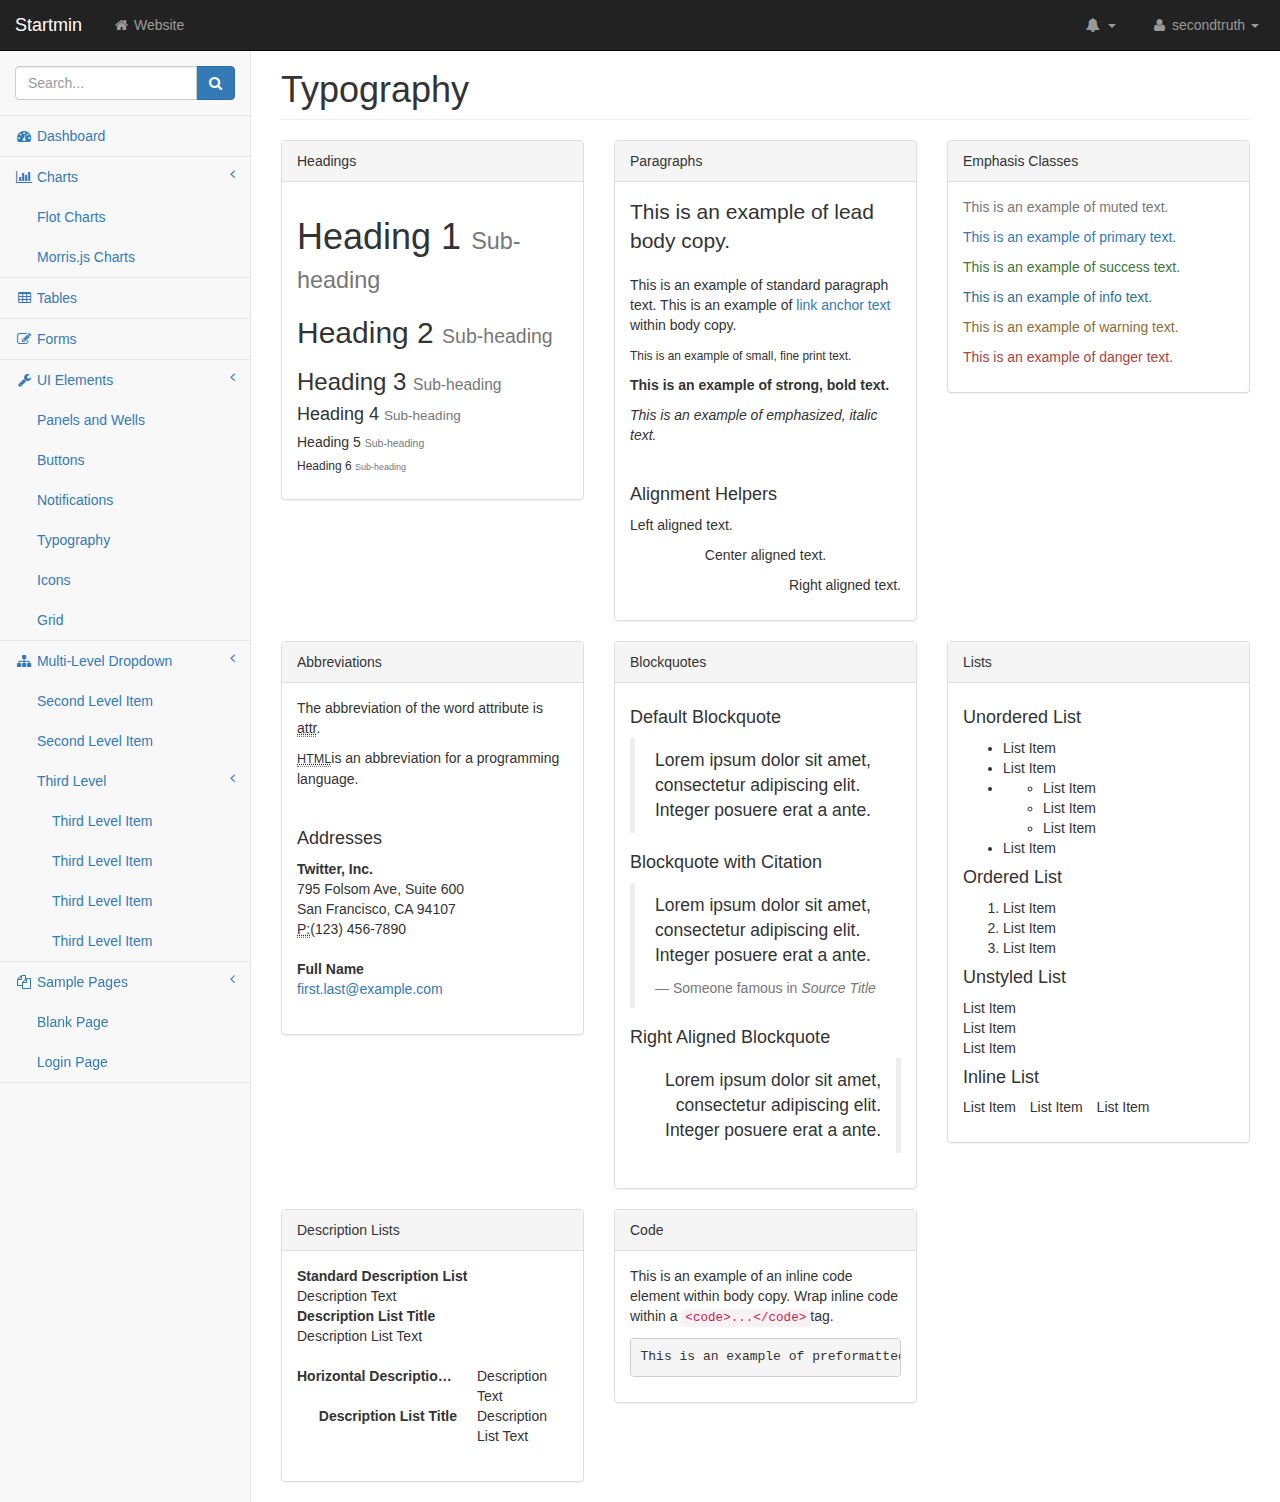
<file: pages/typography.html>
<!DOCTYPE html>
<html lang="en">
    <head>
        <meta charset="utf-8">
        <meta http-equiv="X-UA-Compatible" content="IE=edge">
        <meta name="viewport" content="width=device-width, initial-scale=1">
        <meta name="description" content="">
        <meta name="author" content="">

        <title>Startmin - Bootstrap Admin Theme</title>

        <!-- Bootstrap Core CSS -->
        <link href="../css/bootstrap.min.css" rel="stylesheet">

        <!-- MetisMenu CSS -->
        <link href="../css/metisMenu.min.css" rel="stylesheet">

        <!-- Custom CSS -->
        <link href="../css/startmin.css" rel="stylesheet">

        <!-- Custom Fonts -->
        <link href="../css/font-awesome.min.css" rel="stylesheet" type="text/css">

        <!-- HTML5 Shim and Respond.js IE8 support of HTML5 elements and media queries -->
        <!-- WARNING: Respond.js doesn't work if you view the page via file:// -->
        <!--[if lt IE 9]>
        <script src="https://oss.maxcdn.com/libs/html5shiv/3.7.0/html5shiv.js"></script>
        <script src="https://oss.maxcdn.com/libs/respond.js/1.4.2/respond.min.js"></script>
        <![endif]-->
    </head>
    <body>

        <div id="wrapper">

            <!-- Navigation -->
            <nav class="navbar navbar-inverse navbar-fixed-top" role="navigation">
                <div class="navbar-header">
                    <a class="navbar-brand" href="index.html">Startmin</a>
                </div>

                <button type="button" class="navbar-toggle" data-toggle="collapse" data-target=".navbar-collapse">
                    <span class="sr-only">Toggle navigation</span>
                    <span class="icon-bar"></span>
                    <span class="icon-bar"></span>
                    <span class="icon-bar"></span>
                </button>

                <ul class="nav navbar-nav navbar-left navbar-top-links">
                    <li><a href="#"><i class="fa fa-home fa-fw"></i> Website</a></li>
                </ul>

                <ul class="nav navbar-right navbar-top-links">
                    <li class="dropdown navbar-inverse">
                        <a class="dropdown-toggle" data-toggle="dropdown" href="#">
                            <i class="fa fa-bell fa-fw"></i> <b class="caret"></b>
                        </a>
                        <ul class="dropdown-menu dropdown-alerts">
                            <li>
                                <a href="#">
                                    <div>
                                        <i class="fa fa-comment fa-fw"></i> New Comment
                                        <span class="pull-right text-muted small">4 minutes ago</span>
                                    </div>
                                </a>
                            </li>
                            <li>
                                <a href="#">
                                    <div>
                                        <i class="fa fa-twitter fa-fw"></i> 3 New Followers
                                        <span class="pull-right text-muted small">12 minutes ago</span>
                                    </div>
                                </a>
                            </li>
                            <li>
                                <a href="#">
                                    <div>
                                        <i class="fa fa-envelope fa-fw"></i> Message Sent
                                        <span class="pull-right text-muted small">4 minutes ago</span>
                                    </div>
                                </a>
                            </li>
                            <li>
                                <a href="#">
                                    <div>
                                        <i class="fa fa-tasks fa-fw"></i> New Task
                                        <span class="pull-right text-muted small">4 minutes ago</span>
                                    </div>
                                </a>
                            </li>
                            <li>
                                <a href="#">
                                    <div>
                                        <i class="fa fa-upload fa-fw"></i> Server Rebooted
                                        <span class="pull-right text-muted small">4 minutes ago</span>
                                    </div>
                                </a>
                            </li>
                            <li class="divider"></li>
                            <li>
                                <a class="text-center" href="#">
                                    <strong>See All Alerts</strong>
                                    <i class="fa fa-angle-right"></i>
                                </a>
                            </li>
                        </ul>
                    </li>
                    <li class="dropdown">
                        <a class="dropdown-toggle" data-toggle="dropdown" href="#">
                            <i class="fa fa-user fa-fw"></i> secondtruth <b class="caret"></b>
                        </a>
                        <ul class="dropdown-menu dropdown-user">
                            <li><a href="#"><i class="fa fa-user fa-fw"></i> User Profile</a>
                            </li>
                            <li><a href="#"><i class="fa fa-gear fa-fw"></i> Settings</a>
                            </li>
                            <li class="divider"></li>
                            <li><a href="login.html"><i class="fa fa-sign-out fa-fw"></i> Logout</a>
                            </li>
                        </ul>
                    </li>
                </ul>
                <!-- /.navbar-top-links -->

                <div class="navbar-default sidebar" role="navigation">
                    <div class="sidebar-nav navbar-collapse">
                        <ul class="nav" id="side-menu">
                            <li class="sidebar-search">
                                <div class="input-group custom-search-form">
                                    <input type="text" class="form-control" placeholder="Search...">
                                    <span class="input-group-btn">
                                        <button class="btn btn-primary" type="button">
                                            <i class="fa fa-search"></i>
                                        </button>
                                </span>
                                </div>
                                <!-- /input-group -->
                            </li>
                            <li>
                                <a href="index.html"><i class="fa fa-dashboard fa-fw"></i> Dashboard</a>
                            </li>
                            <li>
                                <a href="#"><i class="fa fa-bar-chart-o fa-fw"></i> Charts<span class="fa arrow"></span></a>
                                <ul class="nav nav-second-level">
                                    <li>
                                        <a href="flot.html">Flot Charts</a>
                                    </li>
                                    <li>
                                        <a href="morris.html">Morris.js Charts</a>
                                    </li>
                                </ul>
                                <!-- /.nav-second-level -->
                            </li>
                            <li>
                                <a href="tables.html"><i class="fa fa-table fa-fw"></i> Tables</a>
                            </li>
                            <li>
                                <a href="forms.html"><i class="fa fa-edit fa-fw"></i> Forms</a>
                            </li>
                            <li>
                                <a href="#"><i class="fa fa-wrench fa-fw"></i> UI Elements<span class="fa arrow"></span></a>
                                <ul class="nav nav-second-level">
                                    <li>
                                        <a href="panels-wells.html">Panels and Wells</a>
                                    </li>
                                    <li>
                                        <a href="buttons.html">Buttons</a>
                                    </li>
                                    <li>
                                        <a href="notifications.html">Notifications</a>
                                    </li>
                                    <li>
                                        <a href="typography.html">Typography</a>
                                    </li>
                                    <li>
                                        <a href="icons.html"> Icons</a>
                                    </li>
                                    <li>
                                        <a href="grid.html">Grid</a>
                                    </li>
                                </ul>
                                <!-- /.nav-second-level -->
                            </li>
                            <li>
                                <a href="#"><i class="fa fa-sitemap fa-fw"></i> Multi-Level Dropdown<span class="fa arrow"></span></a>
                                <ul class="nav nav-second-level">
                                    <li>
                                        <a href="#">Second Level Item</a>
                                    </li>
                                    <li>
                                        <a href="#">Second Level Item</a>
                                    </li>
                                    <li>
                                        <a href="#">Third Level <span class="fa arrow"></span></a>
                                        <ul class="nav nav-third-level">
                                            <li>
                                                <a href="#">Third Level Item</a>
                                            </li>
                                            <li>
                                                <a href="#">Third Level Item</a>
                                            </li>
                                            <li>
                                                <a href="#">Third Level Item</a>
                                            </li>
                                            <li>
                                                <a href="#">Third Level Item</a>
                                            </li>
                                        </ul>
                                        <!-- /.nav-third-level -->
                                    </li>
                                </ul>
                                <!-- /.nav-second-level -->
                            </li>
                            <li>
                                <a href="#"><i class="fa fa-files-o fa-fw"></i> Sample Pages<span class="fa arrow"></span></a>
                                <ul class="nav nav-second-level">
                                    <li>
                                        <a href="blank.html">Blank Page</a>
                                    </li>
                                    <li>
                                        <a href="login.html">Login Page</a>
                                    </li>
                                </ul>
                                <!-- /.nav-second-level -->
                            </li>
                        </ul>
                    </div>
                    <!-- /.sidebar-collapse -->
                </div>
                <!-- /.navbar-static-side -->
            </nav>

            <div id="page-wrapper">
                <div class="row">
                    <div class="col-lg-12">
                        <h1 class="page-header">Typography</h1>
                    </div>
                    <!-- /.col-lg-12 -->
                </div>
                <!-- /.row -->
                <div class="row">
                    <div class="col-lg-4">
                        <div class="panel panel-default">
                            <div class="panel-heading">
                                Headings
                            </div>
                            <div class="panel-body">
                                <h1>Heading 1
                                    <small>Sub-heading</small>
                                </h1>
                                <h2>Heading 2
                                    <small>Sub-heading</small>
                                </h2>
                                <h3>Heading 3
                                    <small>Sub-heading</small>
                                </h3>
                                <h4>Heading 4
                                    <small>Sub-heading</small>
                                </h4>
                                <h5>Heading 5
                                    <small>Sub-heading</small>
                                </h5>
                                <h6>Heading 6
                                    <small>Sub-heading</small>
                                </h6>
                            </div>
                            <!-- /.panel-body -->
                        </div>
                        <!-- /.panel -->
                    </div>
                    <!-- /.col-lg-4 -->
                    <div class="col-lg-4">
                        <div class="panel panel-default">
                            <div class="panel-heading">
                                Paragraphs
                            </div>
                            <div class="panel-body">
                                <p class="lead">This is an example of lead body copy.</p>
                                <p>This is an example of standard paragraph text. This is an example of <a href="#">link anchor text</a> within body copy.</p>
                                <p>
                                    <small>This is an example of small, fine print text.</small>
                                </p>
                                <p>
                                    <strong>This is an example of strong, bold text.</strong>
                                </p>
                                <p>
                                    <em>This is an example of emphasized, italic text.</em>
                                </p>
                                <br>
                                <h4>Alignment Helpers</h4>
                                <p class="text-left">Left aligned text.</p>
                                <p class="text-center">Center aligned text.</p>
                                <p class="text-right">Right aligned text.</p>
                            </div>
                            <!-- /.panel-body -->
                        </div>
                        <!-- /.panel -->
                    </div>
                    <!-- /.col-lg-4 -->
                    <div class="col-lg-4">
                        <div class="panel panel-default">
                            <div class="panel-heading">
                                Emphasis Classes
                            </div>
                            <div class="panel-body">
                                <p class="text-muted">This is an example of muted text.</p>
                                <p class="text-primary">This is an example of primary text.</p>
                                <p class="text-success">This is an example of success text.</p>
                                <p class="text-info">This is an example of info text.</p>
                                <p class="text-warning">This is an example of warning text.</p>
                                <p class="text-danger">This is an example of danger text.</p>
                            </div>
                            <!-- /.panel-body -->
                        </div>
                        <!-- /.panel -->
                    </div>
                    <!-- /.col-lg-4 -->
                </div>
                <!-- /.row -->
                <div class="row">
                    <div class="col-lg-4">
                        <div class="panel panel-default">
                            <div class="panel-heading">
                                Abbreviations
                            </div>
                            <div class="panel-body">
                                <p>The abbreviation of the word attribute is
                                    <abbr title="attribute">attr</abbr>.</p>
                                <p>
                                    <abbr title="HyperText Markup Language" class="initialism">HTML</abbr>is an abbreviation for a programming language.</p>
                                <br>
                                <h4>Addresses</h4>
                                <address>
                                    <strong>Twitter, Inc.</strong>
                                    <br>795 Folsom Ave, Suite 600
                                    <br>San Francisco, CA 94107
                                    <br>
                                    <abbr title="Phone">P:</abbr>(123) 456-7890
                                </address>
                                <address>
                                    <strong>Full Name</strong>
                                    <br>
                                    <a href="mailto:#">first.last@example.com</a>
                                </address>
                            </div>
                            <!-- /.panel-body -->
                        </div>
                        <!-- /.panel -->
                    </div>
                    <!-- /.col-lg-4 -->
                    <div class="col-lg-4">
                        <div class="panel panel-default">
                            <div class="panel-heading">
                                Blockquotes
                            </div>
                            <div class="panel-body">
                                <h4>Default Blockquote</h4>
                                <blockquote>
                                    <p>Lorem ipsum dolor sit amet, consectetur adipiscing elit. Integer posuere erat a ante.</p>
                                </blockquote>
                                <h4>Blockquote with Citation</h4>
                                <blockquote>
                                    <p>Lorem ipsum dolor sit amet, consectetur adipiscing elit. Integer posuere erat a ante.</p>
                                    <small>Someone famous in
                                        <cite title="Source Title">Source Title</cite>
                                    </small>
                                </blockquote>
                                <h4>Right Aligned Blockquote</h4>
                                <blockquote class="pull-right">
                                    <p>Lorem ipsum dolor sit amet, consectetur adipiscing elit. Integer posuere erat a ante.</p>
                                </blockquote>
                            </div>
                            <!-- /.panel-body -->
                        </div>
                        <!-- /.panel -->
                    </div>
                    <!-- /.col-lg-4 -->
                    <div class="col-lg-4">
                        <div class="panel panel-default">
                            <div class="panel-heading">
                                Lists
                            </div>
                            <div class="panel-body">
                                <h4>Unordered List</h4>
                                <ul>
                                    <li>List Item</li>
                                    <li>List Item</li>
                                    <li>
                                        <ul>
                                            <li>List Item</li>
                                            <li>List Item</li>
                                            <li>List Item</li>
                                        </ul>
                                    </li>
                                    <li>List Item</li>
                                </ul>
                                <h4>Ordered List</h4>
                                <ol>
                                    <li>List Item</li>
                                    <li>List Item</li>
                                    <li>List Item</li>
                                </ol>
                                <h4>Unstyled List</h4>
                                <ul class="list-unstyled">
                                    <li>List Item</li>
                                    <li>List Item</li>
                                    <li>List Item</li>
                                </ul>
                                <h4>Inline List</h4>
                                <ul class="list-inline">
                                    <li>List Item</li>
                                    <li>List Item</li>
                                    <li>List Item</li>
                                </ul>
                            </div>
                            <!-- /.panel-body -->
                        </div>
                        <!-- /.panel -->
                    </div>
                    <!-- /.col-lg-4 -->
                </div>
                <!-- /.row -->
                <div class="row">
                    <div class="col-lg-4">
                        <div class="panel panel-default">
                            <div class="panel-heading">
                                Description Lists
                            </div>
                            <div class="panel-body">
                                <dl>
                                    <dt>Standard Description List</dt>
                                    <dd>Description Text</dd>
                                    <dt>Description List Title</dt>
                                    <dd>Description List Text</dd>
                                </dl>
                                <dl class="dl-horizontal">
                                    <dt>Horizontal Description List</dt>
                                    <dd>Description Text</dd>
                                    <dt>Description List Title</dt>
                                    <dd>Description List Text</dd>
                                </dl>
                            </div>
                            <!-- /.panel-body -->
                        </div>
                        <!-- /.panel -->
                    </div>
                    <!-- /.col-lg-4 -->
                    <div class="col-lg-4">
                        <div class="panel panel-default">
                            <div class="panel-heading">
                                Code
                            </div>
                            <div class="panel-body">
                                <p>This is an example of an inline code element within body copy. Wrap inline code within a
                                    <code>&lt;code&gt;...&lt;/code&gt;</code>tag.</p>
                                <pre>This is an example of preformatted text.</pre>
                            </div>
                            <!-- /.panel-body -->
                        </div>
                        <!-- /.panel -->
                    </div>
                    <!-- /.col-lg-4 -->
                </div>
                <!-- /.row -->
            </div>
            <!-- /#page-wrapper -->

        </div>
        <!-- /#wrapper -->

        <!-- jQuery -->
        <script src="../js/jquery.min.js"></script>

        <!-- Bootstrap Core JavaScript -->
        <script src="../js/bootstrap.min.js"></script>

        <!-- Metis Menu Plugin JavaScript -->
        <script src="../js/metisMenu.min.js"></script>

        <!-- Custom Theme JavaScript -->
        <script src="../js/startmin.js"></script>

    </body>
</html>
</file>
<file: css/dataTables/dataTables.responsive.css>
table.dataTable.dtr-inline.collapsed tbody td:first-child,
table.dataTable.dtr-inline.collapsed tbody th:first-child {
  position: relative;
  padding-left: 30px;
  cursor: pointer;
}
table.dataTable.dtr-inline.collapsed tbody td:first-child:before,
table.dataTable.dtr-inline.collapsed tbody th:first-child:before {
  top: 8px;
  left: 4px;
  height: 16px;
  width: 16px;
  display: block;
  position: absolute;
  color: white;
  border: 2px solid white;
  border-radius: 16px;
  text-align: center;
  line-height: 14px;
  box-shadow: 0 0 3px #444;
  box-sizing: content-box;
  content: '+';
  background-color: #31b131;
}
table.dataTable.dtr-inline.collapsed tbody td:first-child.dataTables_empty:before,
table.dataTable.dtr-inline.collapsed tbody th:first-child.dataTables_empty:before {
  display: none;
}
table.dataTable.dtr-inline.collapsed tbody tr.parent td:first-child:before,
table.dataTable.dtr-inline.collapsed tbody tr.parent th:first-child:before {
  content: '-';
  background-color: #d33333;
}
table.dataTable.dtr-inline.collapsed tbody tr.child td:before {
  display: none;
}
table.dataTable.dtr-column tbody td.control,
table.dataTable.dtr-column tbody th.control {
  position: relative;
  cursor: pointer;
}
table.dataTable.dtr-column tbody td.control:before,
table.dataTable.dtr-column tbody th.control:before {
  top: 50%;
  left: 50%;
  height: 16px;
  width: 16px;
  margin-top: -10px;
  margin-left: -10px;
  display: block;
  position: absolute;
  color: white;
  border: 2px solid white;
  border-radius: 16px;
  text-align: center;
  line-height: 14px;
  box-shadow: 0 0 3px #444;
  box-sizing: content-box;
  content: '+';
  background-color: #31b131;
}
table.dataTable.dtr-column tbody tr.parent td.control:before,
table.dataTable.dtr-column tbody tr.parent th.control:before {
  content: '-';
  background-color: #d33333;
}
table.dataTable tr.child {
  padding: 0.5em 1em;
}
table.dataTable tr.child:hover {
  background: transparent !important;
}
table.dataTable tr.child ul {
  display: inline-block;
  list-style-type: none;
  margin: 0;
  padding: 0;
}
table.dataTable tr.child ul li {
  border-bottom: 1px solid #efefef;
  padding: 0.5em 0;
  white-space: nowrap;
}
table.dataTable tr.child ul li:first-child {
  padding-top: 0;
}
table.dataTable tr.child ul li:last-child {
  border-bottom: none;
}
table.dataTable tr.child span.dtr-title {
  display: inline-block;
  min-width: 75px;
  font-weight: bold;
}
</file>
<file: css/metisMenu.min.css>
/*
 * metismenu - v1.1.3
 * Easy menu jQuery plugin for Twitter Bootstrap 3
 * https://github.com/onokumus/metisMenu
 *
 * Made by Osman Nuri Okumus
 * Under MIT License
 */

.arrow{float:right;line-height:1.42857}.glyphicon.arrow:before{content:"\e079"}.active>a>.glyphicon.arrow:before{content:"\e114"}.fa.arrow:before{content:"\f104"}.active>a>.fa.arrow:before{content:"\f107"}.plus-times{float:right}.fa.plus-times:before{content:"\f067"}.active>a>.fa.plus-times{filter:progid:DXImageTransform.Microsoft.BasicImage(rotation=1);-webkit-transform:rotate(45deg);-moz-transform:rotate(45deg);-ms-transform:rotate(45deg);-o-transform:rotate(45deg);transform:rotate(45deg)}.plus-minus{float:right}.fa.plus-minus:before{content:"\f067"}.active>a>.fa.plus-minus:before{content:"\f068"}
</file>
<file: css/startmin.css>
/*!
 * Start Bootstrap - SB Admin 2 Bootstrap Admin Theme (http://startbootstrap.com)
 * Code licensed under the Apache License v2.0.
 * For details, see http://www.apache.org/licenses/LICENSE-2.0.
 */

body {
    background-color: #f8f8f8;
}

#wrapper {
    width: 100%;
}

#page-wrapper {
    padding: 30px 15px 0 15px;
    min-height: 568px;
    background-color: #fff;
}

@media(min-width:768px) {
    #page-wrapper {
        position: inherit;
        margin-left: 250px;
        padding: 30px 30px 0 30px;
        border-left: 1px solid #e7e7e7;
    }
}

.navbar-header {
    float: left;
}

.navbar-left {
    float: left;
}

.navbar-right {
    text-align: right;
}

.navbar-top-links {
    margin: 0;
}

.navbar-top-links li {
    display: inline-block;
}

.navbar-top-links li:last-child {
    margin-right: 6px;
}

.navbar-top-links li a {
    padding: 15px;
    min-height: 50px;
}

.navbar-top-links>li>a {
    color: #999;
}

.navbar-top-links>li>a:hover, .navbar-top-links>li>a:focus, .navbar-top-links>.open>a, .navbar-top-links>.open>a:hover, .navbar-top-links>.open>a:focus {
    color: #fff;
    background-color: #222;
}

.navbar-top-links .dropdown-menu li {
    display: block;
}

.navbar-top-links .dropdown-menu li:last-child {
    margin-right: 0;
}

.navbar-top-links .dropdown-menu li a {
    padding: 3px 20px;
    min-height: 0;
}

.navbar-top-links .dropdown-menu li a div {
    white-space: normal;
}

.navbar-top-links .dropdown-messages,
.navbar-top-links .dropdown-tasks,
.navbar-top-links .dropdown-alerts {
    width: 310px;
    min-width: 0;
}

.navbar-top-links .dropdown-messages {
    margin-left: 5px;
}

.navbar-top-links .dropdown-tasks {
    margin-left: -59px;
}

.navbar-top-links .dropdown-alerts {
    margin-left: -123px;
}

.navbar-top-links .dropdown-user {
    right: 0;
    left: auto;
}

.sidebar .sidebar-nav.navbar-collapse {
    padding-right: 0;
    padding-left: 0;
}

.sidebar .sidebar-search {
    padding: 15px;
}

.sidebar ul li {
    border-bottom: 1px solid #e7e7e7;
}

.sidebar ul li a.active {
    background-color: #eee;
}

.sidebar .arrow {
    float: right;
}

.sidebar .fa.arrow:before {
    content: "\f104";
}

.sidebar .active>a>.fa.arrow:before {
    content: "\f107";
}

.sidebar .nav-second-level li,
.sidebar .nav-third-level li {
    border-bottom: 0!important;
}

.sidebar .nav-second-level li a {
    padding-left: 37px;
}

.sidebar .nav-third-level li a {
    padding-left: 52px;
}

@media(min-width:768px) {
    .sidebar {
        z-index: 1;
        position: absolute;
        width: 250px;
        margin-top: 51px;
    }

    .navbar-top-links .dropdown-messages,
    .navbar-top-links .dropdown-tasks,
    .navbar-top-links .dropdown-alerts {
        margin-left: auto;
    }
}

.btn-outline {
    color: inherit;
    background-color: transparent;
    transition: all .5s;
}

.btn-primary.btn-outline {
    color: #428bca;
}

.btn-success.btn-outline {
    color: #5cb85c;
}

.btn-info.btn-outline {
    color: #5bc0de;
}

.btn-warning.btn-outline {
    color: #f0ad4e;
}

.btn-danger.btn-outline {
    color: #d9534f;
}

.btn-primary.btn-outline:hover,
.btn-success.btn-outline:hover,
.btn-info.btn-outline:hover,
.btn-warning.btn-outline:hover,
.btn-danger.btn-outline:hover {
    color: #fff;
}

.chat {
    margin: 0;
    padding: 0;
    list-style: none;
}

.chat li {
    margin-bottom: 10px;
    padding-bottom: 5px;
    border-bottom: 1px dotted #999;
}

.chat li.left .chat-body {
    margin-left: 60px;
}

.chat li.right .chat-body {
    margin-right: 60px;
}

.chat li .chat-body p {
    margin: 0;
}

.panel .slidedown .glyphicon,
.chat .glyphicon {
    margin-right: 5px;
}

.chat-panel .panel-body {
    height: 350px;
    overflow-y: scroll;
}

.login-panel {
    margin-top: 25%;
}

.flot-chart {
    display: block;
    height: 400px;
}

.flot-chart-content {
    width: 100%;
    height: 100%;
}

.dataTables_wrapper {
    position: relative;
    clear: both;
}

table.dataTable thead .sorting,
table.dataTable thead .sorting_asc,
table.dataTable thead .sorting_desc,
table.dataTable thead .sorting_asc_disabled,
table.dataTable thead .sorting_desc_disabled {
    background: 0 0;
}

table.dataTable thead .sorting_asc:after {
    content: "\f0de";
    float: right;
    font-family: fontawesome;
}

table.dataTable thead .sorting_desc:after {
    content: "\f0dd";
    float: right;
    font-family: fontawesome;
}

table.dataTable thead .sorting:after {
    content: "\f0dc";
    float: right;
    font-family: fontawesome;
    color: rgba(50,50,50,.5);
}

.btn-circle {
    width: 30px;
    height: 30px;
    padding: 6px 0;
    border-radius: 15px;
    text-align: center;
    font-size: 12px;
    line-height: 1.428571429;
}

.btn-circle.btn-lg {
    width: 50px;
    height: 50px;
    padding: 10px 16px;
    border-radius: 25px;
    font-size: 18px;
    line-height: 1.33;
}

.btn-circle.btn-xl {
    width: 70px;
    height: 70px;
    padding: 10px 16px;
    border-radius: 35px;
    font-size: 24px;
    line-height: 1.33;
}

.show-grid [class^=col-] {
    padding-top: 10px;
    padding-bottom: 10px;
    border: 1px solid #ddd;
    background-color: #eee!important;
}

.show-grid {
    margin: 15px 0;
}

.huge {
    font-size: 40px;
}

.panel-green {
    border-color: #5cb85c;
}

.panel-green .panel-heading {
    border-color: #5cb85c;
    color: #fff;
    background-color: #5cb85c;
}

.panel-green a {
    color: #5cb85c;
}

.panel-green a:hover {
    color: #3d8b3d;
}

.panel-red {
    border-color: #d9534f;
}

.panel-red .panel-heading {
    border-color: #d9534f;
    color: #fff;
    background-color: #d9534f;
}

.panel-red a {
    color: #d9534f;
}

.panel-red a:hover {
    color: #b52b27;
}

.panel-yellow {
    border-color: #f0ad4e;
}

.panel-yellow .panel-heading {
    border-color: #f0ad4e;
    color: #fff;
    background-color: #f0ad4e;
}

.panel-yellow a {
    color: #f0ad4e;
}

.panel-yellow a:hover {
    color: #df8a13;
}

/* Hero Widgets */
.hero-widget {
    text-align: center;
    padding-top: 20px;
    padding-bottom: 20px;
}
.hero-widget .icon {
    display: block;
    font-size: 96px;
    line-height: 96px;
    margin-bottom: 10px;
    text-align: center;
}
.hero-widget .value {
    display: block;
    height: 64px;
    font-size: 64px;
    line-height: 64px;
    font-style: normal;
}
.hero-widget label { font-size: 17px; }
.hero-widget .options { margin-top: 10px; }

/* Tabbed Panels */
.panel.tabbed-panel .panel-heading{
    padding-top: 5px;
    padding-right: 5px;
    padding-bottom: 0;
}
.panel.tabbed-panel .panel-heading .panel-title{
    padding: 9px 0;
    font-size: 1em;
    line-height: 1em;
}
.panel.tabbed-panel .nav-tabs{
    border-bottom: none;
}
.panel.tabbed-panel .nav-tabs > li > a{
    line-height: 1em;
}
.panel.tabbed-panel .nav-justified{
    margin-bottom: -1px;
}

.tabbed-panel.panel-default .nav-tabs > li > a,
.tabbed-panel.panel-default .nav-tabs > li > a:hover,
.tabbed-panel.panel-default .nav-tabs > li > a:focus {
    color: #777;
}
.tabbed-panel.panel-default .nav-tabs > .open > a,
.tabbed-panel.panel-default .nav-tabs > .open > a:hover,
.tabbed-panel.panel-default .nav-tabs > .open > a:focus,
.tabbed-panel.panel-default .nav-tabs > li > a:hover,
.tabbed-panel.panel-default .nav-tabs > li > a:focus {
    color: #777;
    background-color: #ddd;
    border-color: transparent;
}
.tabbed-panel.panel-default .nav-tabs > li.active > a,
.tabbed-panel.panel-default .nav-tabs > li.active > a:hover,
.tabbed-panel.panel-default .nav-tabs > li.active > a:focus {
    color: #555;
    background-color: #fff;
    border-color: #ddd;
    border-bottom-color: transparent;
}
.tabbed-panel.panel-default .nav-tabs > li.dropdown .dropdown-menu {
    background-color: #f5f5f5;
    border-color: #ddd;
}
.tabbed-panel.panel-default .nav-tabs > li.dropdown .dropdown-menu > li > a {
    color: #777;
}
.tabbed-panel.panel-default .nav-tabs > li.dropdown .dropdown-menu > li > a:hover,
.tabbed-panel.panel-default .nav-tabs > li.dropdown .dropdown-menu > li > a:focus {
    background-color: #ddd;
}
.tabbed-panel.panel-default .nav-tabs > li.dropdown .dropdown-menu > .active > a,
.tabbed-panel.panel-default .nav-tabs > li.dropdown .dropdown-menu > .active > a:hover,
.tabbed-panel.panel-default .nav-tabs > li.dropdown .dropdown-menu > .active > a:focus {
    color: #fff;
    background-color: #555;
}

.tabbed-panel.panel-primary .nav-tabs > li > a,
.tabbed-panel.panel-primary .nav-tabs > li > a:hover,
.tabbed-panel.panel-primary .nav-tabs > li > a:focus {
    color: #fff;
}
.tabbed-panel.panel-primary .nav-tabs > .open > a,
.tabbed-panel.panel-primary .nav-tabs > .open > a:hover,
.tabbed-panel.panel-primary .nav-tabs > .open > a:focus,
.tabbed-panel.panel-primary .nav-tabs > li > a:hover,
.tabbed-panel.panel-primary .nav-tabs > li > a:focus {
    color: #fff;
    background-color: #3071a9;
    border-color: transparent;
}
.tabbed-panel.panel-primary .nav-tabs > li.active > a,
.tabbed-panel.panel-primary .nav-tabs > li.active > a:hover,
.tabbed-panel.panel-primary .nav-tabs > li.active > a:focus {
    color: #428bca;
    background-color: #fff;
    border-color: #428bca;
    border-bottom-color: transparent;
}
.tabbed-panel.panel-primary .nav-tabs > li.dropdown .dropdown-menu {
    background-color: #428bca;
    border-color: #3071a9;
}
.tabbed-panel.panel-primary .nav-tabs > li.dropdown .dropdown-menu > li > a {
    color: #fff;
}
.tabbed-panel.panel-primary .nav-tabs > li.dropdown .dropdown-menu > li > a:hover,
.tabbed-panel.panel-primary .nav-tabs > li.dropdown .dropdown-menu > li > a:focus {
    background-color: #3071a9;
}
.tabbed-panel.panel-primary .nav-tabs > li.dropdown .dropdown-menu > .active > a,
.tabbed-panel.panel-primary .nav-tabs > li.dropdown .dropdown-menu > .active > a:hover,
.tabbed-panel.panel-primary .nav-tabs > li.dropdown .dropdown-menu > .active > a:focus {
    background-color: #4a9fe9;
}


.tabbed-panel.panel-success .nav-tabs > li > a,
.tabbed-panel.panel-success .nav-tabs > li > a:hover,
.tabbed-panel.panel-success .nav-tabs > li > a:focus {
    color: #3c763d;
}
.tabbed-panel.panel-success .nav-tabs > .open > a,
.tabbed-panel.panel-success .nav-tabs > .open > a:hover,
.tabbed-panel.panel-success .nav-tabs > .open > a:focus,
.tabbed-panel.panel-success .nav-tabs > li > a:hover,
.tabbed-panel.panel-success .nav-tabs > li > a:focus {
    color: #3c763d;
    background-color: #d6e9c6;
    border-color: transparent;
}
.tabbed-panel.panel-success .nav-tabs > li.active > a,
.tabbed-panel.panel-success .nav-tabs > li.active > a:hover,
.tabbed-panel.panel-success .nav-tabs > li.active > a:focus {
    color: #3c763d;
    background-color: #fff;
    border-color: #d6e9c6;
    border-bottom-color: transparent;
}
.tabbed-panel.panel-success .nav-tabs > li.dropdown .dropdown-menu {
    background-color: #dff0d8;
    border-color: #d6e9c6;
}
.tabbed-panel.panel-success .nav-tabs > li.dropdown .dropdown-menu > li > a {
    color: #3c763d;
}
.tabbed-panel.panel-success .nav-tabs > li.dropdown .dropdown-menu > li > a:hover,
.tabbed-panel.panel-success .nav-tabs > li.dropdown .dropdown-menu > li > a:focus {
    background-color: #d6e9c6;
}
.tabbed-panel.panel-success .nav-tabs > li.dropdown .dropdown-menu > .active > a,
.tabbed-panel.panel-success .nav-tabs > li.dropdown .dropdown-menu > .active > a:hover,
.tabbed-panel.panel-success .nav-tabs > li.dropdown .dropdown-menu > .active > a:focus {
    color: #fff;
    background-color: #3c763d;
}

.tabbed-panel.panel-info .nav-tabs > li > a,
.tabbed-panel.panel-info .nav-tabs > li > a:hover,
.tabbed-panel.panel-info .nav-tabs > li > a:focus {
    color: #31708f;
}
.tabbed-panel.panel-info .nav-tabs > .open > a,
.tabbed-panel.panel-info .nav-tabs > .open > a:hover,
.tabbed-panel.panel-info .nav-tabs > .open > a:focus,
.tabbed-panel.panel-info .nav-tabs > li > a:hover,
.tabbed-panel.panel-info .nav-tabs > li > a:focus {
    color: #31708f;
    background-color: #bce8f1;
    border-color: transparent;
}
.tabbed-panel.panel-info .nav-tabs > li.active > a,
.tabbed-panel.panel-info .nav-tabs > li.active > a:hover,
.tabbed-panel.panel-info .nav-tabs > li.active > a:focus {
    color: #31708f;
    background-color: #fff;
    border-color: #bce8f1;
    border-bottom-color: transparent;
}
.tabbed-panel.panel-info .nav-tabs > li.dropdown .dropdown-menu {
    background-color: #d9edf7;
    border-color: #bce8f1;
}
.tabbed-panel.panel-info .nav-tabs > li.dropdown .dropdown-menu > li > a {
    color: #31708f;
}
.tabbed-panel.panel-info .nav-tabs > li.dropdown .dropdown-menu > li > a:hover,
.tabbed-panel.panel-info .nav-tabs > li.dropdown .dropdown-menu > li > a:focus {
    background-color: #bce8f1;
}
.tabbed-panel.panel-info .nav-tabs > li.dropdown .dropdown-menu > .active > a,
.tabbed-panel.panel-info .nav-tabs > li.dropdown .dropdown-menu > .active > a:hover,
.tabbed-panel.panel-info .nav-tabs > li.dropdown .dropdown-menu > .active > a:focus {
    color: #fff;
    background-color: #31708f;
}

.tabbed-panel.panel-warning .nav-tabs > li > a,
.tabbed-panel.panel-warning .nav-tabs > li > a:hover,
.tabbed-panel.panel-warning .nav-tabs > li > a:focus {
    color: #8a6d3b;
}
.tabbed-panel.panel-warning .nav-tabs > .open > a,
.tabbed-panel.panel-warning .nav-tabs > .open > a:hover,
.tabbed-panel.panel-warning .nav-tabs > .open > a:focus,
.tabbed-panel.panel-warning .nav-tabs > li > a:hover,
.tabbed-panel.panel-warning .nav-tabs > li > a:focus {
    color: #8a6d3b;
    background-color: #faebcc;
    border-color: transparent;
}
.tabbed-panel.panel-warning .nav-tabs > li.active > a,
.tabbed-panel.panel-warning .nav-tabs > li.active > a:hover,
.tabbed-panel.panel-warning .nav-tabs > li.active > a:focus {
    color: #8a6d3b;
    background-color: #fff;
    border-color: #faebcc;
    border-bottom-color: transparent;
}
.tabbed-panel.panel-warning .nav-tabs > li.dropdown .dropdown-menu {
    background-color: #fcf8e3;
    border-color: #faebcc;
}
.tabbed-panel.panel-warning .nav-tabs > li.dropdown .dropdown-menu > li > a {
    color: #8a6d3b;
}
.tabbed-panel.panel-warning .nav-tabs > li.dropdown .dropdown-menu > li > a:hover,
.tabbed-panel.panel-warning .nav-tabs > li.dropdown .dropdown-menu > li > a:focus {
    background-color: #faebcc;
}
.tabbed-panel.panel-warning .nav-tabs > li.dropdown .dropdown-menu > .active > a,
.tabbed-panel.panel-warning .nav-tabs > li.dropdown .dropdown-menu > .active > a:hover,
.tabbed-panel.panel-warning .nav-tabs > li.dropdown .dropdown-menu > .active > a:focus {
    color: #fff;
    background-color: #8a6d3b;
}

.tabbed-panel.panel-danger .nav-tabs > li > a,
.tabbed-panel.panel-danger .nav-tabs > li > a:hover,
.tabbed-panel.panel-danger .nav-tabs > li > a:focus {
    color: #a94442;
}
.tabbed-panel.panel-danger .nav-tabs > .open > a,
.tabbed-panel.panel-danger .nav-tabs > .open > a:hover,
.tabbed-panel.panel-danger .nav-tabs > .open > a:focus,
.tabbed-panel.panel-danger .nav-tabs > li > a:hover,
.tabbed-panel.panel-danger .nav-tabs > li > a:focus {
    color: #a94442;
    background-color: #ebccd1;
    border-color: transparent;
}
.tabbed-panel.panel-danger .nav-tabs > li.active > a,
.tabbed-panel.panel-danger .nav-tabs > li.active > a:hover,
.tabbed-panel.panel-danger .nav-tabs > li.active > a:focus {
    color: #a94442;
    background-color: #fff;
    border-color: #ebccd1;
    border-bottom-color: transparent;
}
.tabbed-panel.panel-danger .nav-tabs > li.dropdown .dropdown-menu {
    background-color: #f2dede; /* bg color */
    border-color: #ebccd1; /* border color */
}
.tabbed-panel.panel-danger .nav-tabs > li.dropdown .dropdown-menu > li > a {
    color: #a94442; /* normal text color */
}
.tabbed-panel.panel-danger .nav-tabs > li.dropdown .dropdown-menu > li > a:hover,
.tabbed-panel.panel-danger .nav-tabs > li.dropdown .dropdown-menu > li > a:focus {
    background-color: #ebccd1; /* hover bg color */
}
.tabbed-panel.panel-danger .nav-tabs > li.dropdown .dropdown-menu > .active > a,
.tabbed-panel.panel-danger .nav-tabs > li.dropdown .dropdown-menu > .active > a:hover,
.tabbed-panel.panel-danger .nav-tabs > li.dropdown .dropdown-menu > .active > a:focus {
    color: #fff; /* active text color */
    background-color: #a94442; /* active bg color */
}



/* Mis ediciones de CSS*/
textarea {
    resize: none;
}
</file>
